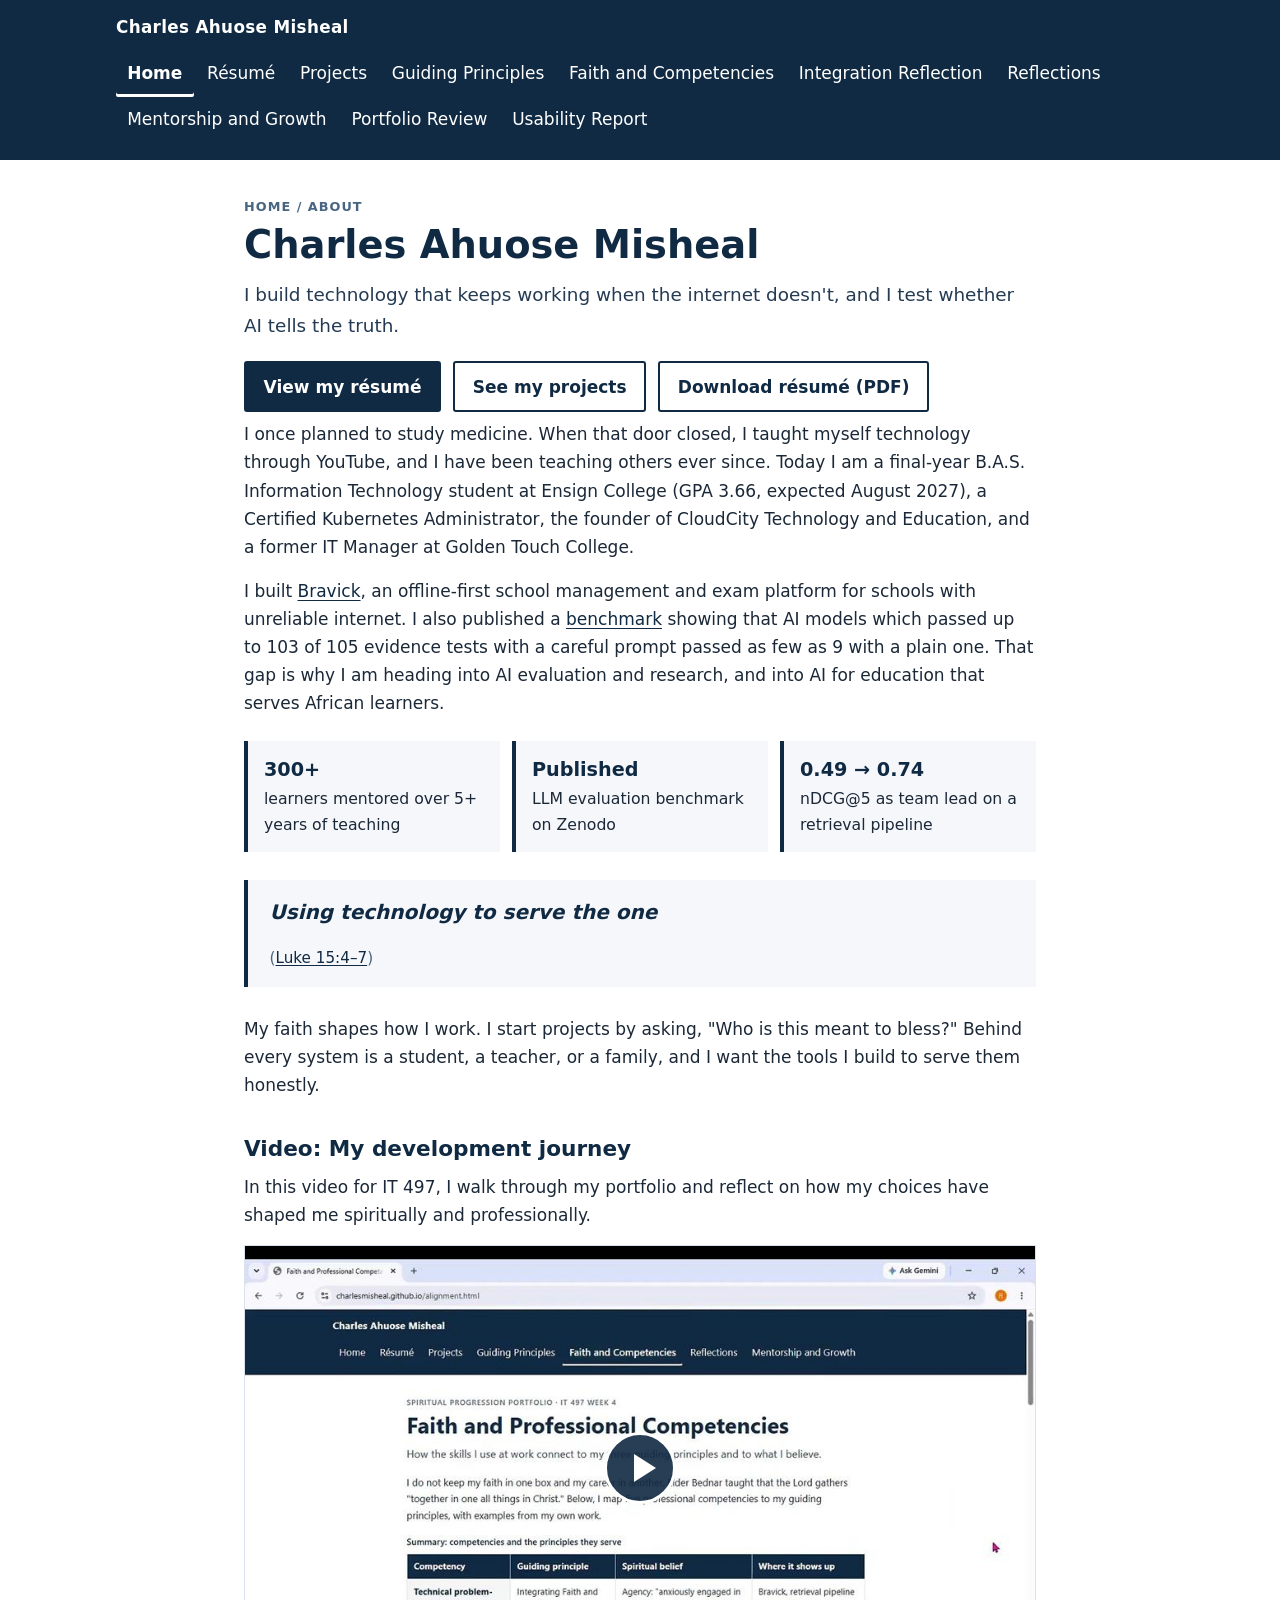
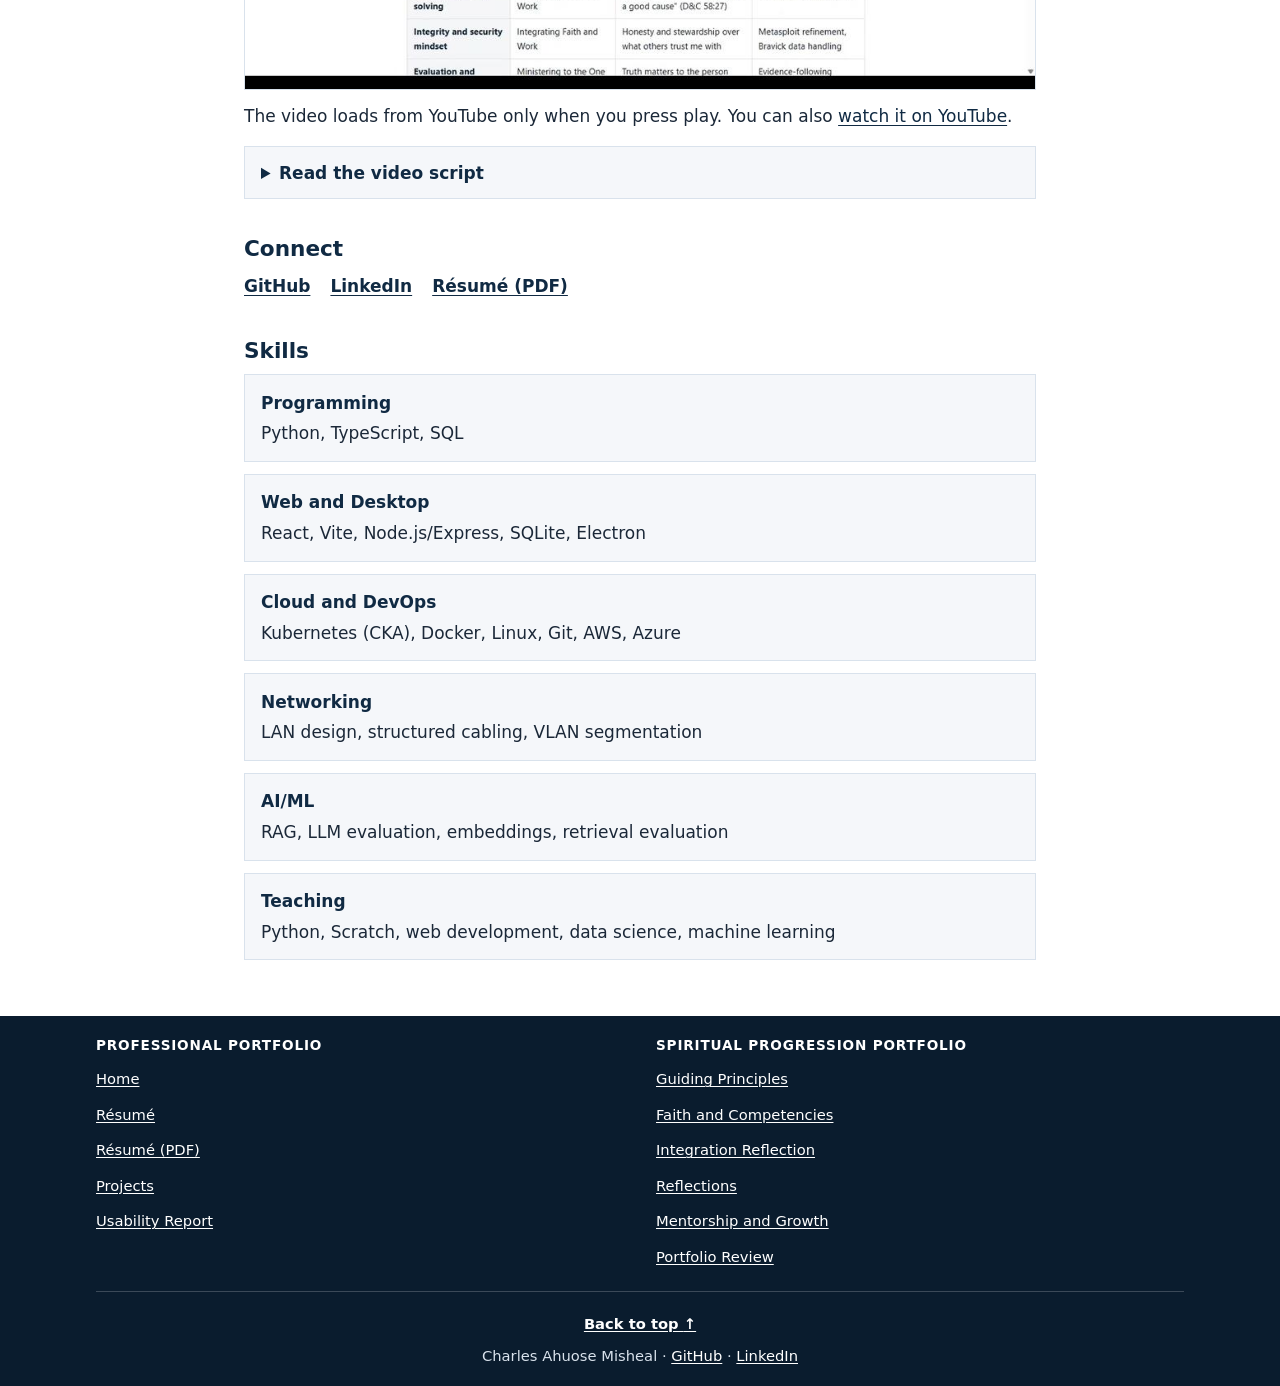
<file: index.html>
<!DOCTYPE html>
<html lang="en">
<head>
  <meta charset="utf-8">
  <meta name="viewport" content="width=device-width, initial-scale=1">
  <title>Home | Charles Ahuose Misheal</title>
  <meta name="description" content="Charles Ahuose Misheal: IT student at Ensign College, Certified Kubernetes Administrator, founder of CloudCity Technology and Education, and AI evaluation researcher. Using technology to serve the one.">
  <link rel="stylesheet" href="style.css">
  <link rel="icon" href="favicon.svg" type="image/svg+xml">
  <meta name="theme-color" content="#102a43">
  <meta property="og:type" content="website">
  <meta property="og:title" content="Home | Charles Ahuose Misheal">
  <meta property="og:description" content="Charles Ahuose Misheal: IT student at Ensign College, Certified Kubernetes Administrator, founder of CloudCity Technology and Education, and AI evaluation researcher. Using technology to serve the one.">
  <meta property="og:url" content="https://charlesmisheal.github.io/">
  <script>document.documentElement.classList.add('js');</script>
  <script src="site.js" defer></script>
</head>
<body id="top">
  <a class="skip-link" href="#main">Skip to main content</a>
  <header class="site-header">
    <div class="header-inner">
      <a class="site-logo" href="index.html">Charles Ahuose Misheal</a>
      <button class="nav-toggle" type="button" aria-expanded="false" aria-controls="primary-menu"><span class="nav-toggle-icon" aria-hidden="true"></span>Menu</button>
      <nav class="site-nav" aria-label="Primary">
        <ul id="primary-menu">
          <li><a href="index.html" aria-current="page">Home</a></li>
          <li><a href="resume.html">Résumé</a></li>
          <li><a href="projects.html">Projects</a></li>
          <li><a href="principles.html">Guiding Principles</a></li>
          <li><a href="alignment.html">Faith and Competencies</a></li>
          <li><a href="integration.html">Integration Reflection</a></li>
          <li><a href="reflections.html">Reflections</a></li>
          <li><a href="growth.html">Mentorship and Growth</a></li>
          <li><a href="review.html">Portfolio Review</a></li>
          <li><a href="usability.html">Usability Report</a></li>
        </ul>
      </nav>
    </div>
  </header>
  <main id="main">
    <p class="page-kicker">Home / About</p>
    <h1>Charles Ahuose Misheal</h1>
    <p class="lede role">I build technology that keeps working when the internet doesn't, and I test whether AI tells the truth.</p>
    <p class="cta-row">
      <a class="button" href="resume.html">View my résumé</a>
      <a class="button button-secondary" href="projects.html">See my projects</a>
      <a class="button button-secondary" href="resume.pdf">Download résumé (PDF)</a>
    </p>
    <p>I once planned to study medicine. When that door closed, I taught myself technology through YouTube, and I have been teaching others ever since. Today I am a final-year B.A.S. Information Technology student at Ensign College (GPA 3.66, expected August 2027), a Certified Kubernetes Administrator, the founder of CloudCity Technology and Education, and a former IT Manager at Golden Touch College.</p>
    <p>I built <a href="projects.html#bravick">Bravick</a>, an offline-first school management and exam platform for schools with unreliable internet. I also published a <a href="projects.html#evidence-following">benchmark</a> showing that AI models which passed up to 103 of 105 evidence tests with a careful prompt passed as few as 9 with a plain one. That gap is why I am heading into AI evaluation and research, and into AI for education that serves African learners.</p>
    <ul class="highlights" aria-label="Highlights">
      <li><strong>300+</strong> learners mentored over 5+ years of teaching</li>
      <li><strong>Published</strong> LLM evaluation benchmark on Zenodo</li>
      <li><strong>0.49 → 0.74</strong> nDCG@5 as team lead on a retrieval pipeline</li>
    </ul>
    <figure class="mission">
      <blockquote>
        <p>Using technology to serve the one</p>
      </blockquote>
      <figcaption><cite>(<a href="https://www.churchofjesuschrist.org/study/scriptures/nt/luke/15?lang=eng&amp;id=4-7#p4">Luke 15:4–7</a>)</cite></figcaption>
    </figure>
    <p>My faith shapes how I work. I start projects by asking, "Who is this meant to bless?" Behind every system is a student, a teacher, or a family, and I want the tools I build to serve them honestly.</p>
    <section aria-labelledby="video">
      <h2 id="video">Video: My development journey</h2>
      <p>In this video for IT 497, I walk through my portfolio and reflect on how my choices have shaped me spiritually and professionally.</p>
      <div class="video-frame">
        <a class="video-facade" href="https://youtu.be/nYJ3vHon4dA" data-embed="https://www.youtube-nocookie.com/embed/nYJ3vHon4dA?autoplay=1" data-title="Video: Charles Ahuose Misheal reflects on his development journey (IT 497)">
          <img src="images/video-thumbnail.jpg" width="960" height="540" loading="lazy" alt="Video preview showing my Faith and Professional Competencies page in a web browser">
          <span class="video-play" aria-hidden="true"></span>
          <span class="visually-hidden">Play video: My development journey</span>
        </a>
      </div>
      <p>The video loads from YouTube only when you press play. You can also <a href="https://youtu.be/nYJ3vHon4dA">watch it on YouTube</a>.</p>
      <details class="transcript">
        <summary>Read the video script</summary>
        <div>
          <p>Hi, I'm Charles Ahuose Misheal. This week I spent time reflecting on how my choices have shaped who I am, both spiritually and professionally. I want to walk you through my portfolio and share what I learned.</p>
          <p>My journey into technology did not start the way I planned. I wanted to study medicine. When that door closed, I had a choice. I could wait, or I could act. I started teaching myself technology through YouTube, one video at a time. Today I'm in my final year of Information Technology at Ensign College, I'm a Certified Kubernetes Administrator, and I've mentored more than 300 learners through CloudCity Technology and Education.</p>
          <p>For my reflection this week, I found a quiet place at home and pondered Doctrine and Covenants 58, verses 26 to 28. Verse 28 says, "the power is in them, wherein they are agents unto themselves." That verse helped me see my past differently. Teaching myself technology was not an accident. It was agency.</p>
          <p>Elder Wirthlin's talk, "Come What May, and Love It," taught me that how we react to adversity shapes our growth. And President Uchtdorf said belief "requires a little scientific curiosity." As someone who tests AI systems, I loved that. Faith and careful thinking can work together.</p>
          <p>I also added a new page called Faith and Professional Competencies. Here I connect five of my skills to my three guiding principles. Problem-solving and integrity connect to Integrating Faith and Work. AI evaluation and teaching connect to Ministering to the One. And collaboration connects to Consistency in Small and Simple Things. For example, as team lead in TRI AI Saturdays, I learned that a team grows through small, steady habits, like checking in and keeping everyone moving together.</p>
          <p>On my Projects page, each project now includes an ethics section. Bravick keeps school records on the school's own computer, so the school controls its data. My benchmark showed that AI models passed up to 103 of 105 cases with a careful prompt, but as few as 9 with a plain one. That connects to our class discussion about Google Gemini: good intentions still need testing before launch.</p>
          <p>My refined project is my IT 312 Metasploit report. The first version showed how to break into a vulnerable lab server, but not how to fix it. In Version 2, I added a plain-language summary for managers, rules of engagement, official risk ratings, a remediation plan, and redacted the password hashes. I asked one question: what would actually help a defender? Small habits, like redacting a hash even in a lab, build trust.</p>
          <p>Reflection has become a real growth tool for me. Each week I now ask three questions: What did I choose to do? What did I wait to be told? And who did my work bless?</p>
          <p>My faith and my work are not separate. They are woven together. Thank you for watching.</p>
        </div>
      </details>
    </section>
    <h2>Connect</h2>
    <ul class="links">
      <li><a href="https://github.com/CharlesMisheal">GitHub</a></li>
      <li><a href="https://linkedin.com/in/charlesmisheal">LinkedIn</a></li>
      <li><a href="resume.pdf">Résumé (PDF)</a></li>
    </ul>
    <h2>Skills</h2>
    <ul class="skill-list">
      <li><strong>Programming</strong> Python, TypeScript, SQL</li>
      <li><strong>Web and Desktop</strong> React, Vite, Node.js/Express, SQLite, Electron</li>
      <li><strong>Cloud and DevOps</strong> Kubernetes (CKA), Docker, Linux, Git, AWS, Azure</li>
      <li><strong>Networking</strong> LAN design, structured cabling, VLAN segmentation</li>
      <li><strong>AI/ML</strong> RAG, LLM evaluation, embeddings, retrieval evaluation</li>
      <li><strong>Teaching</strong> Python, Scratch, web development, data science, machine learning</li>
    </ul>
  </main>
  <footer class="site-footer">
    <nav class="footer-nav" aria-label="Footer">
      <div>
        <p class="footer-heading">Professional Portfolio</p>
        <ul>
          <li><a href="index.html">Home</a></li>
          <li><a href="resume.html">Résumé</a></li>
          <li><a href="resume.pdf">Résumé (PDF)</a></li>
          <li><a href="projects.html">Projects</a></li>
          <li><a href="usability.html">Usability Report</a></li>
        </ul>
      </div>
      <div>
        <p class="footer-heading">Spiritual Progression Portfolio</p>
        <ul>
          <li><a href="principles.html">Guiding Principles</a></li>
          <li><a href="alignment.html">Faith and Competencies</a></li>
          <li><a href="integration.html">Integration Reflection</a></li>
          <li><a href="reflections.html">Reflections</a></li>
          <li><a href="growth.html">Mentorship and Growth</a></li>
          <li><a href="review.html">Portfolio Review</a></li>
        </ul>
      </div>
    </nav>
    <p class="footer-row"><a class="back-to-top" href="#top">Back to top <span aria-hidden="true">↑</span></a></p>
    <p>Charles Ahuose Misheal · <a href="https://github.com/CharlesMisheal">GitHub</a> · <a href="https://linkedin.com/in/charlesmisheal">LinkedIn</a></p>
  </footer>
</body>
</html>
</file>
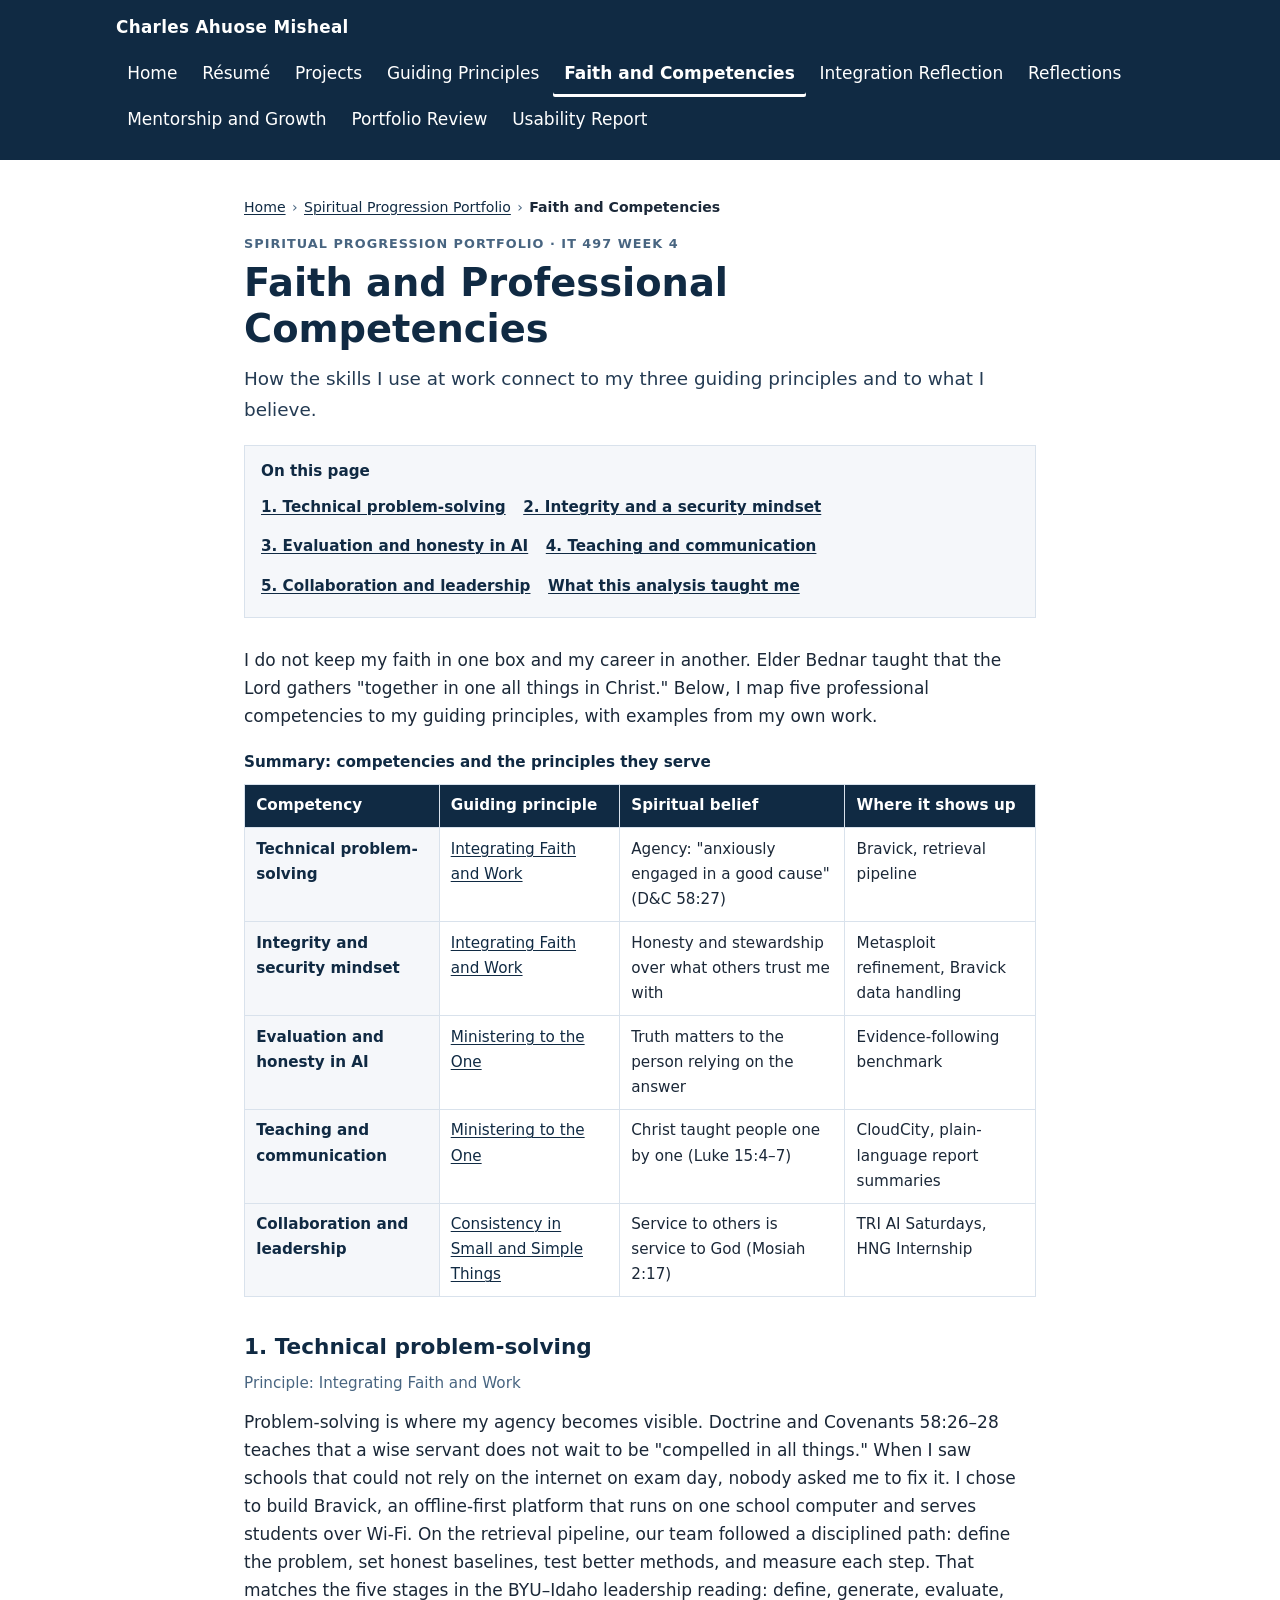
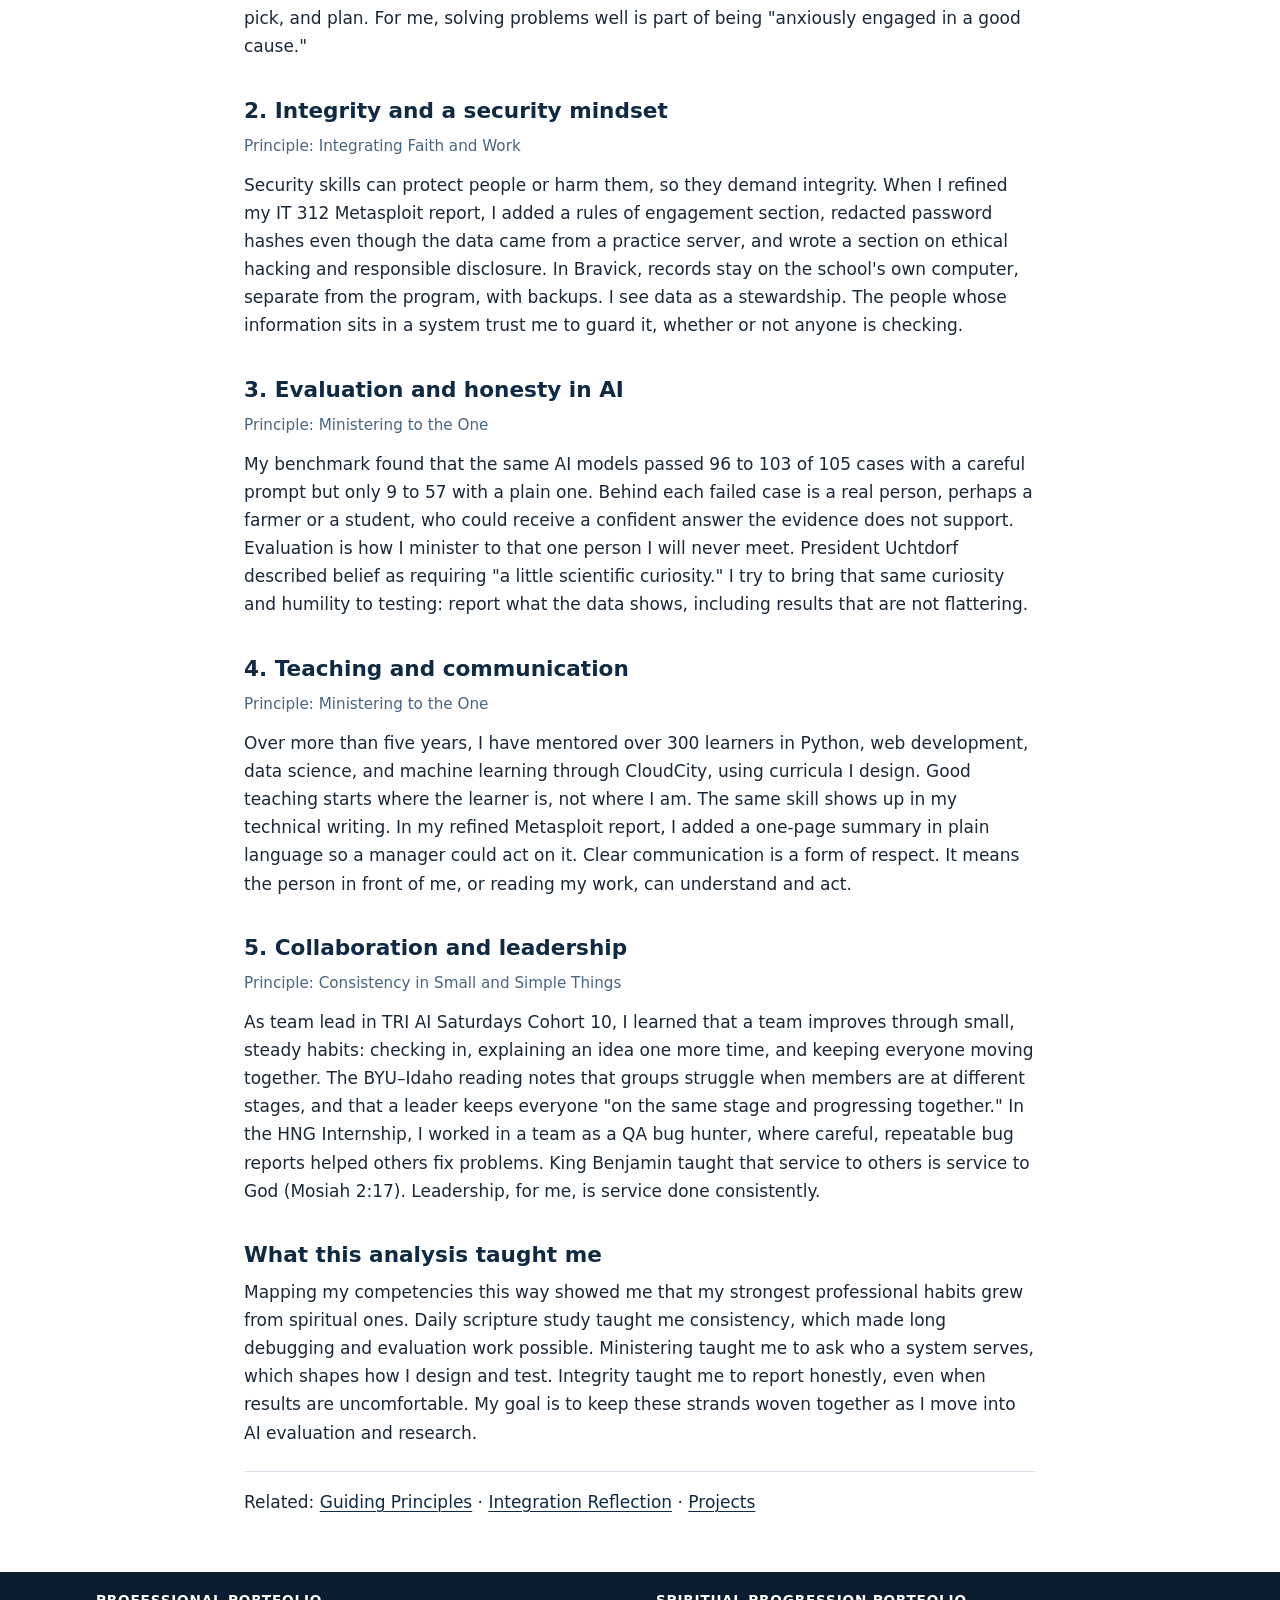
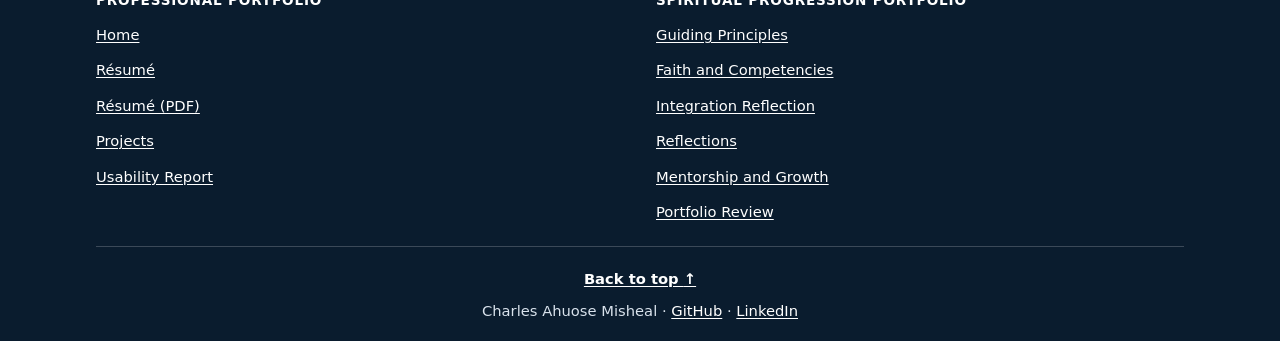
<file: alignment.html>
<!DOCTYPE html>
<html lang="en">
<head>
  <meta charset="utf-8">
  <meta name="viewport" content="width=device-width, initial-scale=1">
  <title>Faith and Professional Competencies | Charles Ahuose Misheal</title>
  <meta name="description" content="How the professional competencies of Charles Ahuose Misheal align with his guiding principles and spiritual beliefs.">
  <link rel="stylesheet" href="style.css">
  <link rel="icon" href="favicon.svg" type="image/svg+xml">
  <meta name="theme-color" content="#102a43">
  <meta property="og:type" content="website">
  <meta property="og:title" content="Faith and Professional Competencies | Charles Ahuose Misheal">
  <meta property="og:description" content="How the professional competencies of Charles Ahuose Misheal align with his guiding principles and spiritual beliefs.">
  <meta property="og:url" content="https://charlesmisheal.github.io/alignment.html">
  <script>document.documentElement.classList.add('js');</script>
  <script src="site.js" defer></script>
</head>
<body id="top">
  <a class="skip-link" href="#main">Skip to main content</a>
  <header class="site-header">
    <div class="header-inner">
      <a class="site-logo" href="index.html">Charles Ahuose Misheal</a>
      <button class="nav-toggle" type="button" aria-expanded="false" aria-controls="primary-menu"><span class="nav-toggle-icon" aria-hidden="true"></span>Menu</button>
      <nav class="site-nav" aria-label="Primary">
        <ul id="primary-menu">
          <li><a href="index.html">Home</a></li>
          <li><a href="resume.html">Résumé</a></li>
          <li><a href="projects.html">Projects</a></li>
          <li><a href="principles.html">Guiding Principles</a></li>
          <li><a href="alignment.html" aria-current="page">Faith and Competencies</a></li>
          <li><a href="integration.html">Integration Reflection</a></li>
          <li><a href="reflections.html">Reflections</a></li>
          <li><a href="growth.html">Mentorship and Growth</a></li>
          <li><a href="review.html">Portfolio Review</a></li>
          <li><a href="usability.html">Usability Report</a></li>
        </ul>
      </nav>
    </div>
  </header>
  <main id="main">
    <nav class="breadcrumb" aria-label="Breadcrumb">
      <ol><li><a href="index.html">Home</a></li><li><a href="reflections.html#overview">Spiritual Progression Portfolio</a></li><li><span aria-current="page">Faith and Competencies</span></li></ol>
    </nav>
    <p class="page-kicker">Spiritual Progression Portfolio · IT 497 Week 4</p>
    <h1>Faith and Professional Competencies</h1>
    <p class="lede">How the skills I use at work connect to my three guiding principles and to what I believe.</p>
    <nav class="page-toc" aria-label="On this page">
      <p class="toc-title">On this page</p>
      <ul>
        <li><a href="#c1">1. Technical problem-solving</a></li>
        <li><a href="#c2">2. Integrity and a security mindset</a></li>
        <li><a href="#c3">3. Evaluation and honesty in AI</a></li>
        <li><a href="#c4">4. Teaching and communication</a></li>
        <li><a href="#c5">5. Collaboration and leadership</a></li>
        <li><a href="#insight">What this analysis taught me</a></li>
      </ul>
    </nav>
    <p>I do not keep my faith in one box and my career in another. Elder Bednar taught that the Lord gathers "together in one all things in Christ." Below, I map five professional competencies to my guiding principles, with examples from my own work.</p>

    <section class="table-wrap" tabindex="0" aria-label="Summary: competencies and the principles they serve">
    <table class="align-table">
      <caption>Summary: competencies and the principles they serve</caption>
      <thead><tr><th scope="col">Competency</th><th scope="col">Guiding principle</th><th scope="col">Spiritual belief</th><th scope="col">Where it shows up</th></tr></thead>
      <tbody>
        <tr><th scope="row">Technical problem-solving</th><td><a href="principles.html#principle-1">Integrating Faith and Work</a></td><td>Agency: "anxiously engaged in a good cause" (D&amp;C 58:27)</td><td>Bravick, retrieval pipeline</td></tr>
        <tr><th scope="row">Integrity and security mindset</th><td><a href="principles.html#principle-1">Integrating Faith and Work</a></td><td>Honesty and stewardship over what others trust me with</td><td>Metasploit refinement, Bravick data handling</td></tr>
        <tr><th scope="row">Evaluation and honesty in AI</th><td><a href="principles.html#principle-2">Ministering to the One</a></td><td>Truth matters to the person relying on the answer</td><td>Evidence-following benchmark</td></tr>
        <tr><th scope="row">Teaching and communication</th><td><a href="principles.html#principle-2">Ministering to the One</a></td><td>Christ taught people one by one (Luke 15:4–7)</td><td>CloudCity, plain-language report summaries</td></tr>
        <tr><th scope="row">Collaboration and leadership</th><td><a href="principles.html#principle-3">Consistency in Small and Simple Things</a></td><td>Service to others is service to God (Mosiah 2:17)</td><td>TRI AI Saturdays, HNG Internship</td></tr>
      </tbody>
    </table>
    </section>

    <section aria-labelledby="c1">
      <h2 id="c1">1. Technical problem-solving</h2>
      <p class="meta">Principle: Integrating Faith and Work</p>
      <p>Problem-solving is where my agency becomes visible. Doctrine and Covenants 58:26–28 teaches that a wise servant does not wait to be "compelled in all things." When I saw schools that could not rely on the internet on exam day, nobody asked me to fix it. I chose to build Bravick, an offline-first platform that runs on one school computer and serves students over Wi‑Fi. On the retrieval pipeline, our team followed a disciplined path: define the problem, set honest baselines, test better methods, and measure each step. That matches the five stages in the BYU–Idaho leadership reading: define, generate, evaluate, pick, and plan. For me, solving problems well is part of being "anxiously engaged in a good cause."</p>
    </section>

    <section aria-labelledby="c2">
      <h2 id="c2">2. Integrity and a security mindset</h2>
      <p class="meta">Principle: Integrating Faith and Work</p>
      <p>Security skills can protect people or harm them, so they demand integrity. When I refined my IT 312 Metasploit report, I added a rules of engagement section, redacted password hashes even though the data came from a practice server, and wrote a section on ethical hacking and responsible disclosure. In Bravick, records stay on the school's own computer, separate from the program, with backups. I see data as a stewardship. The people whose information sits in a system trust me to guard it, whether or not anyone is checking.</p>
    </section>

    <section aria-labelledby="c3">
      <h2 id="c3">3. Evaluation and honesty in AI</h2>
      <p class="meta">Principle: Ministering to the One</p>
      <p>My benchmark found that the same AI models passed 96 to 103 of 105 cases with a careful prompt but only 9 to 57 with a plain one. Behind each failed case is a real person, perhaps a farmer or a student, who could receive a confident answer the evidence does not support. Evaluation is how I minister to that one person I will never meet. President Uchtdorf described belief as requiring "a little scientific curiosity." I try to bring that same curiosity and humility to testing: report what the data shows, including results that are not flattering.</p>
    </section>

    <section aria-labelledby="c4">
      <h2 id="c4">4. Teaching and communication</h2>
      <p class="meta">Principle: Ministering to the One</p>
      <p>Over more than five years, I have mentored over 300 learners in Python, web development, data science, and machine learning through CloudCity, using curricula I design. Good teaching starts where the learner is, not where I am. The same skill shows up in my technical writing. In my refined Metasploit report, I added a one-page summary in plain language so a manager could act on it. Clear communication is a form of respect. It means the person in front of me, or reading my work, can understand and act.</p>
    </section>

    <section aria-labelledby="c5">
      <h2 id="c5">5. Collaboration and leadership</h2>
      <p class="meta">Principle: Consistency in Small and Simple Things</p>
      <p>As team lead in TRI AI Saturdays Cohort 10, I learned that a team improves through small, steady habits: checking in, explaining an idea one more time, and keeping everyone moving together. The BYU–Idaho reading notes that groups struggle when members are at different stages, and that a leader keeps everyone "on the same stage and progressing together." In the HNG Internship, I worked in a team as a QA bug hunter, where careful, repeatable bug reports helped others fix problems. King Benjamin taught that service to others is service to God (Mosiah 2:17). Leadership, for me, is service done consistently.</p>
    </section>

    <section aria-labelledby="insight">
      <h2 id="insight">What this analysis taught me</h2>
      <p>Mapping my competencies this way showed me that my strongest professional habits grew from spiritual ones. Daily scripture study taught me consistency, which made long debugging and evaluation work possible. Ministering taught me to ask who a system serves, which shapes how I design and test. Integrity taught me to report honestly, even when results are uncomfortable. My goal is to keep these strands woven together as I move into AI evaluation and research.</p>
    </section>
    <p class="page-links">Related: <a href="principles.html">Guiding Principles</a> · <a href="integration.html">Integration Reflection</a> · <a href="projects.html">Projects</a></p>
  </main>
  <footer class="site-footer">
    <nav class="footer-nav" aria-label="Footer">
      <div>
        <p class="footer-heading">Professional Portfolio</p>
        <ul>
          <li><a href="index.html">Home</a></li>
          <li><a href="resume.html">Résumé</a></li>
          <li><a href="resume.pdf">Résumé (PDF)</a></li>
          <li><a href="projects.html">Projects</a></li>
          <li><a href="usability.html">Usability Report</a></li>
        </ul>
      </div>
      <div>
        <p class="footer-heading">Spiritual Progression Portfolio</p>
        <ul>
          <li><a href="principles.html">Guiding Principles</a></li>
          <li><a href="alignment.html">Faith and Competencies</a></li>
          <li><a href="integration.html">Integration Reflection</a></li>
          <li><a href="reflections.html">Reflections</a></li>
          <li><a href="growth.html">Mentorship and Growth</a></li>
          <li><a href="review.html">Portfolio Review</a></li>
        </ul>
      </div>
    </nav>
    <p class="footer-row"><a class="back-to-top" href="#top">Back to top <span aria-hidden="true">↑</span></a></p>
    <p>Charles Ahuose Misheal · <a href="https://github.com/CharlesMisheal">GitHub</a> · <a href="https://linkedin.com/in/charlesmisheal">LinkedIn</a></p>
  </footer>
</body>
</html>
</file>
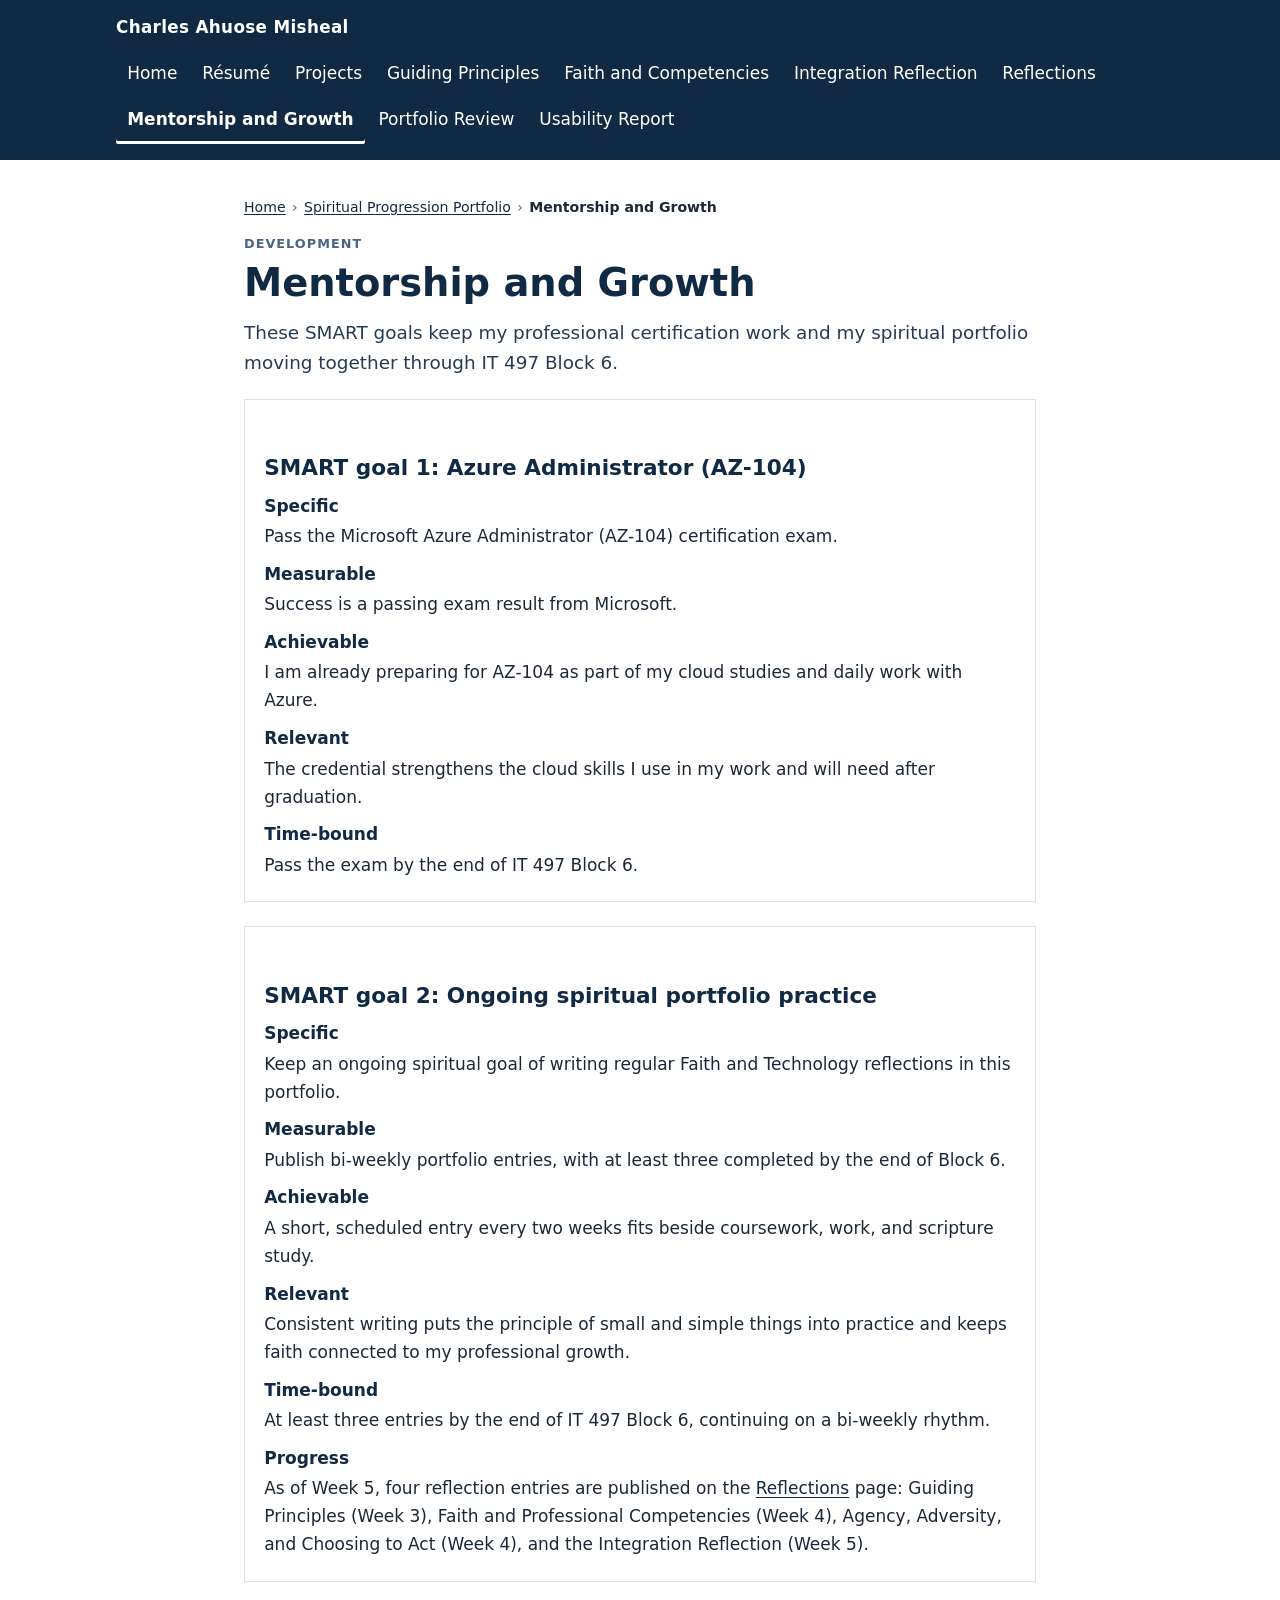
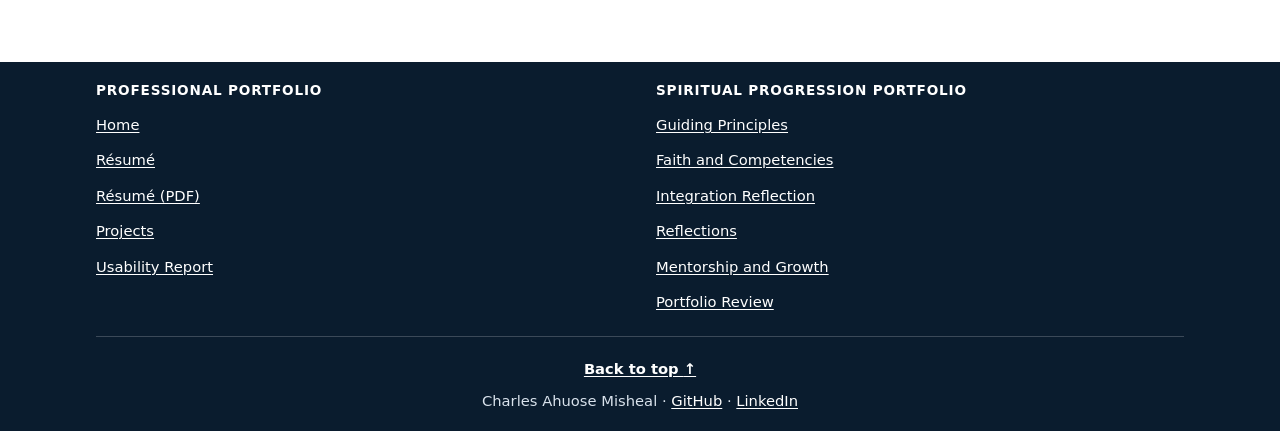
<file: growth.html>
<!DOCTYPE html>
<html lang="en">
<head>
  <meta charset="utf-8">
  <meta name="viewport" content="width=device-width, initial-scale=1">
  <title>Mentorship and Growth | Charles Ahuose Misheal</title>
  <meta name="description" content="SMART goals for certification and spiritual portfolio work by Charles Ahuose Misheal.">
  <link rel="stylesheet" href="style.css">
  <link rel="icon" href="favicon.svg" type="image/svg+xml">
  <meta name="theme-color" content="#102a43">
  <meta property="og:type" content="website">
  <meta property="og:title" content="Mentorship and Growth | Charles Ahuose Misheal">
  <meta property="og:description" content="SMART goals for certification and spiritual portfolio work by Charles Ahuose Misheal.">
  <meta property="og:url" content="https://charlesmisheal.github.io/growth.html">
  <script>document.documentElement.classList.add('js');</script>
  <script src="site.js" defer></script>
</head>
<body id="top">
  <a class="skip-link" href="#main">Skip to main content</a>
  <header class="site-header">
    <div class="header-inner">
      <a class="site-logo" href="index.html">Charles Ahuose Misheal</a>
      <button class="nav-toggle" type="button" aria-expanded="false" aria-controls="primary-menu"><span class="nav-toggle-icon" aria-hidden="true"></span>Menu</button>
      <nav class="site-nav" aria-label="Primary">
        <ul id="primary-menu">
          <li><a href="index.html">Home</a></li>
          <li><a href="resume.html">Résumé</a></li>
          <li><a href="projects.html">Projects</a></li>
          <li><a href="principles.html">Guiding Principles</a></li>
          <li><a href="alignment.html">Faith and Competencies</a></li>
          <li><a href="integration.html">Integration Reflection</a></li>
          <li><a href="reflections.html">Reflections</a></li>
          <li><a href="growth.html" aria-current="page">Mentorship and Growth</a></li>
          <li><a href="review.html">Portfolio Review</a></li>
          <li><a href="usability.html">Usability Report</a></li>
        </ul>
      </nav>
    </div>
  </header>
  <main id="main">
    <nav class="breadcrumb" aria-label="Breadcrumb">
      <ol><li><a href="index.html">Home</a></li><li><a href="reflections.html#overview">Spiritual Progression Portfolio</a></li><li><span aria-current="page">Mentorship and Growth</span></li></ol>
    </nav>
    <p class="page-kicker">Development</p>
    <h1>Mentorship and Growth</h1>
    <p class="lede">These SMART goals keep my professional certification work and my spiritual portfolio moving together through IT 497 Block 6.</p>

    <article class="goal">
      <h2>SMART goal 1: Azure Administrator (AZ-104)</h2>
      <dl>
        <dt>Specific</dt>
        <dd>Pass the Microsoft Azure Administrator (AZ-104) certification exam.</dd>
        <dt>Measurable</dt>
        <dd>Success is a passing exam result from Microsoft.</dd>
        <dt>Achievable</dt>
        <dd>I am already preparing for AZ-104 as part of my cloud studies and daily work with Azure.</dd>
        <dt>Relevant</dt>
        <dd>The credential strengthens the cloud skills I use in my work and will need after graduation.</dd>
        <dt>Time-bound</dt>
        <dd>Pass the exam by the end of IT 497 Block 6.</dd>
      </dl>
    </article>

    <article class="goal">
      <h2>SMART goal 2: Ongoing spiritual portfolio practice</h2>
      <dl>
        <dt>Specific</dt>
        <dd>Keep an ongoing spiritual goal of writing regular Faith and Technology reflections in this portfolio.</dd>
        <dt>Measurable</dt>
        <dd>Publish bi-weekly portfolio entries, with at least three completed by the end of Block 6.</dd>
        <dt>Achievable</dt>
        <dd>A short, scheduled entry every two weeks fits beside coursework, work, and scripture study.</dd>
        <dt>Relevant</dt>
        <dd>Consistent writing puts the principle of small and simple things into practice and keeps faith connected to my professional growth.</dd>
        <dt>Time-bound</dt>
        <dd>At least three entries by the end of IT 497 Block 6, continuing on a bi-weekly rhythm.</dd>
        <dt>Progress</dt>
        <dd>As of Week 5, four reflection entries are published on the <a href="reflections.html">Reflections</a> page: Guiding Principles (Week 3), Faith and Professional Competencies (Week 4), Agency, Adversity, and Choosing to Act (Week 4), and the Integration Reflection (Week 5).</dd>
      </dl>
    </article>
  </main>
  <footer class="site-footer">
    <nav class="footer-nav" aria-label="Footer">
      <div>
        <p class="footer-heading">Professional Portfolio</p>
        <ul>
          <li><a href="index.html">Home</a></li>
          <li><a href="resume.html">Résumé</a></li>
          <li><a href="resume.pdf">Résumé (PDF)</a></li>
          <li><a href="projects.html">Projects</a></li>
          <li><a href="usability.html">Usability Report</a></li>
        </ul>
      </div>
      <div>
        <p class="footer-heading">Spiritual Progression Portfolio</p>
        <ul>
          <li><a href="principles.html">Guiding Principles</a></li>
          <li><a href="alignment.html">Faith and Competencies</a></li>
          <li><a href="integration.html">Integration Reflection</a></li>
          <li><a href="reflections.html">Reflections</a></li>
          <li><a href="growth.html">Mentorship and Growth</a></li>
          <li><a href="review.html">Portfolio Review</a></li>
        </ul>
      </div>
    </nav>
    <p class="footer-row"><a class="back-to-top" href="#top">Back to top <span aria-hidden="true">↑</span></a></p>
    <p>Charles Ahuose Misheal · <a href="https://github.com/CharlesMisheal">GitHub</a> · <a href="https://linkedin.com/in/charlesmisheal">LinkedIn</a></p>
  </footer>
</body>
</html>
</file>
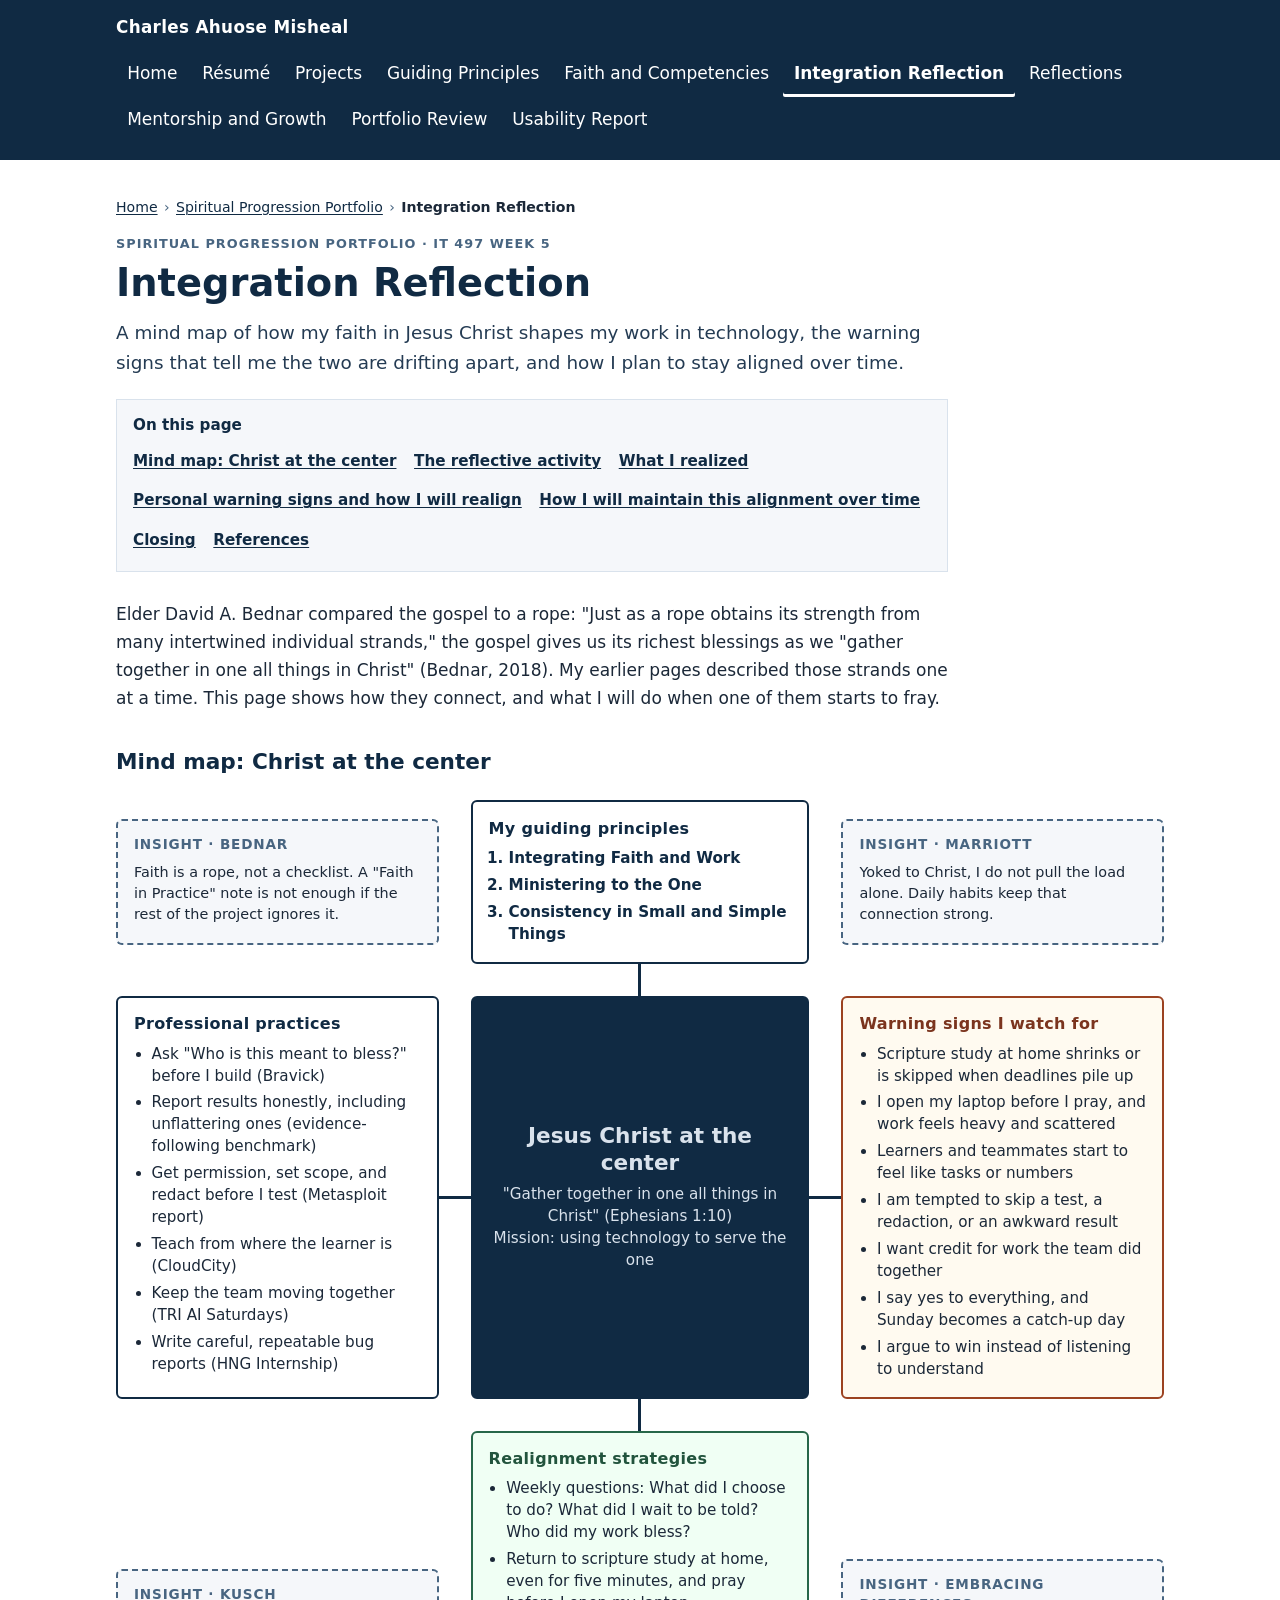
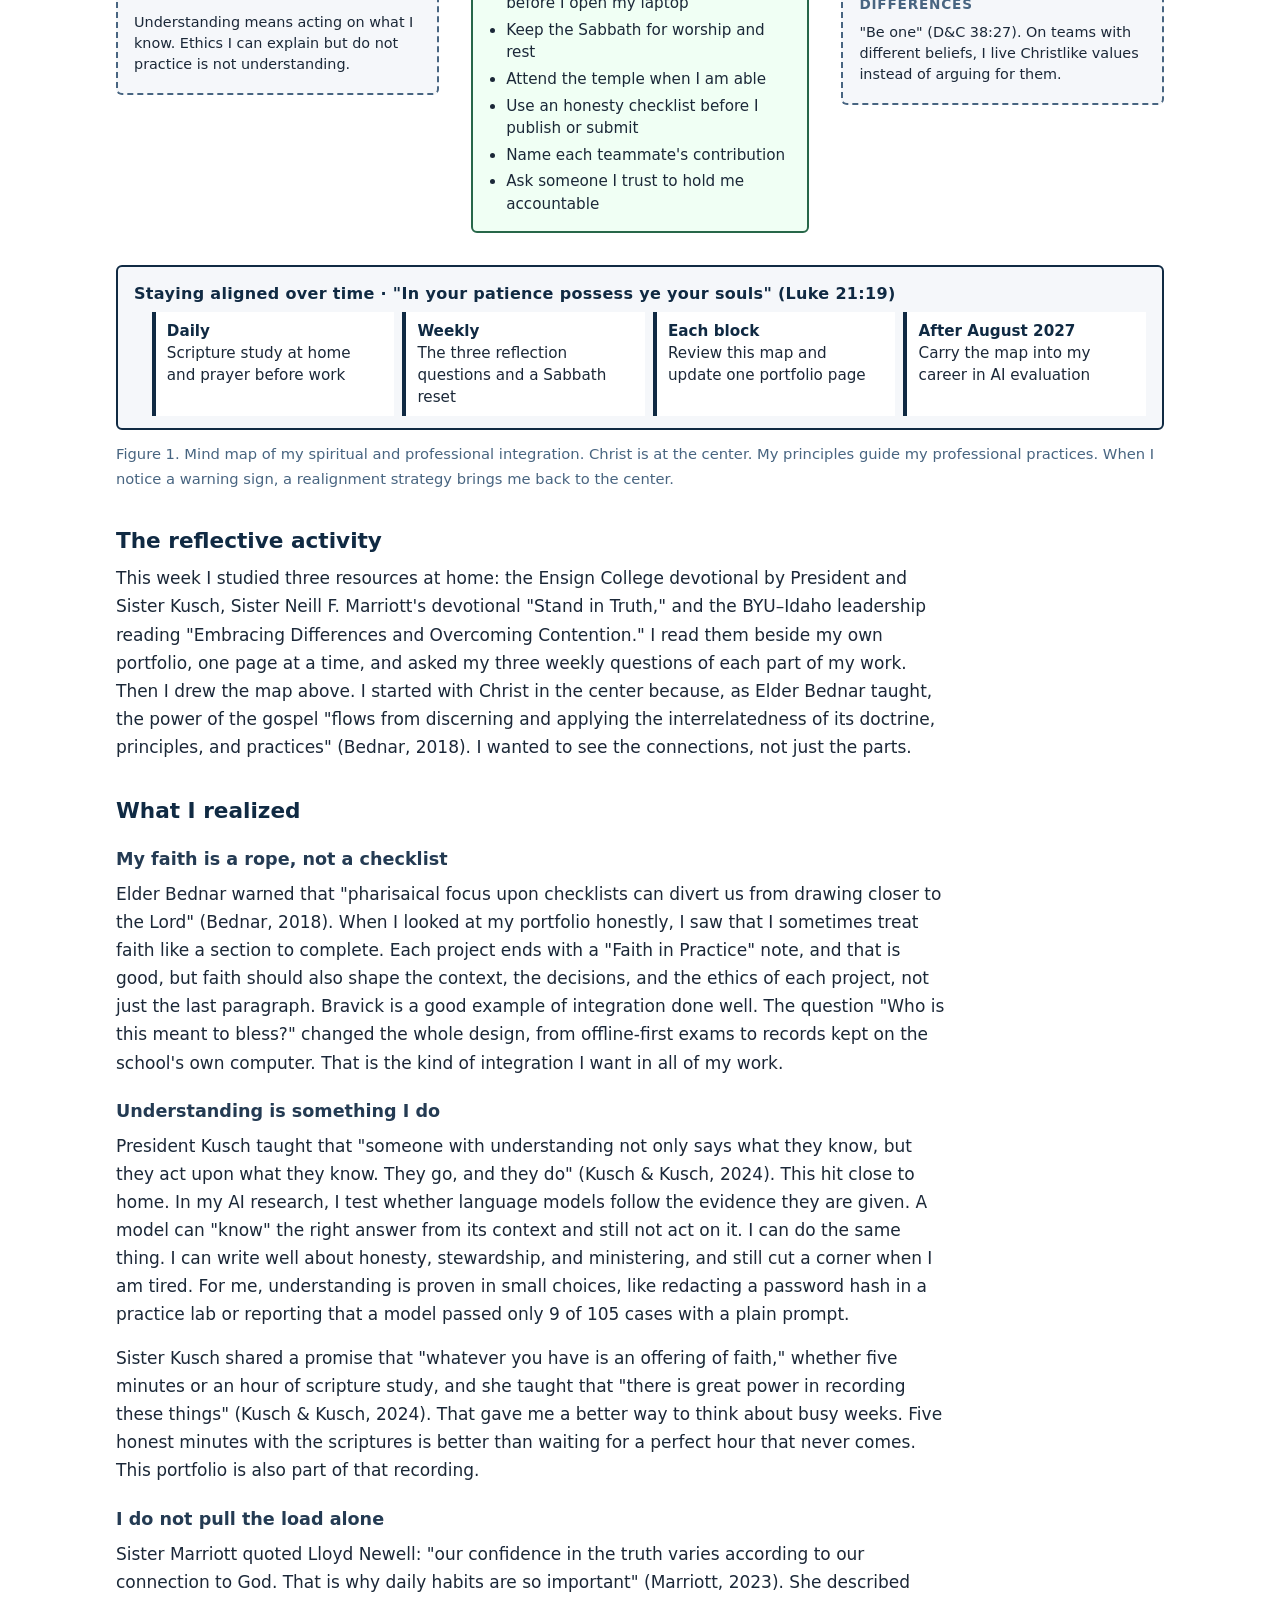
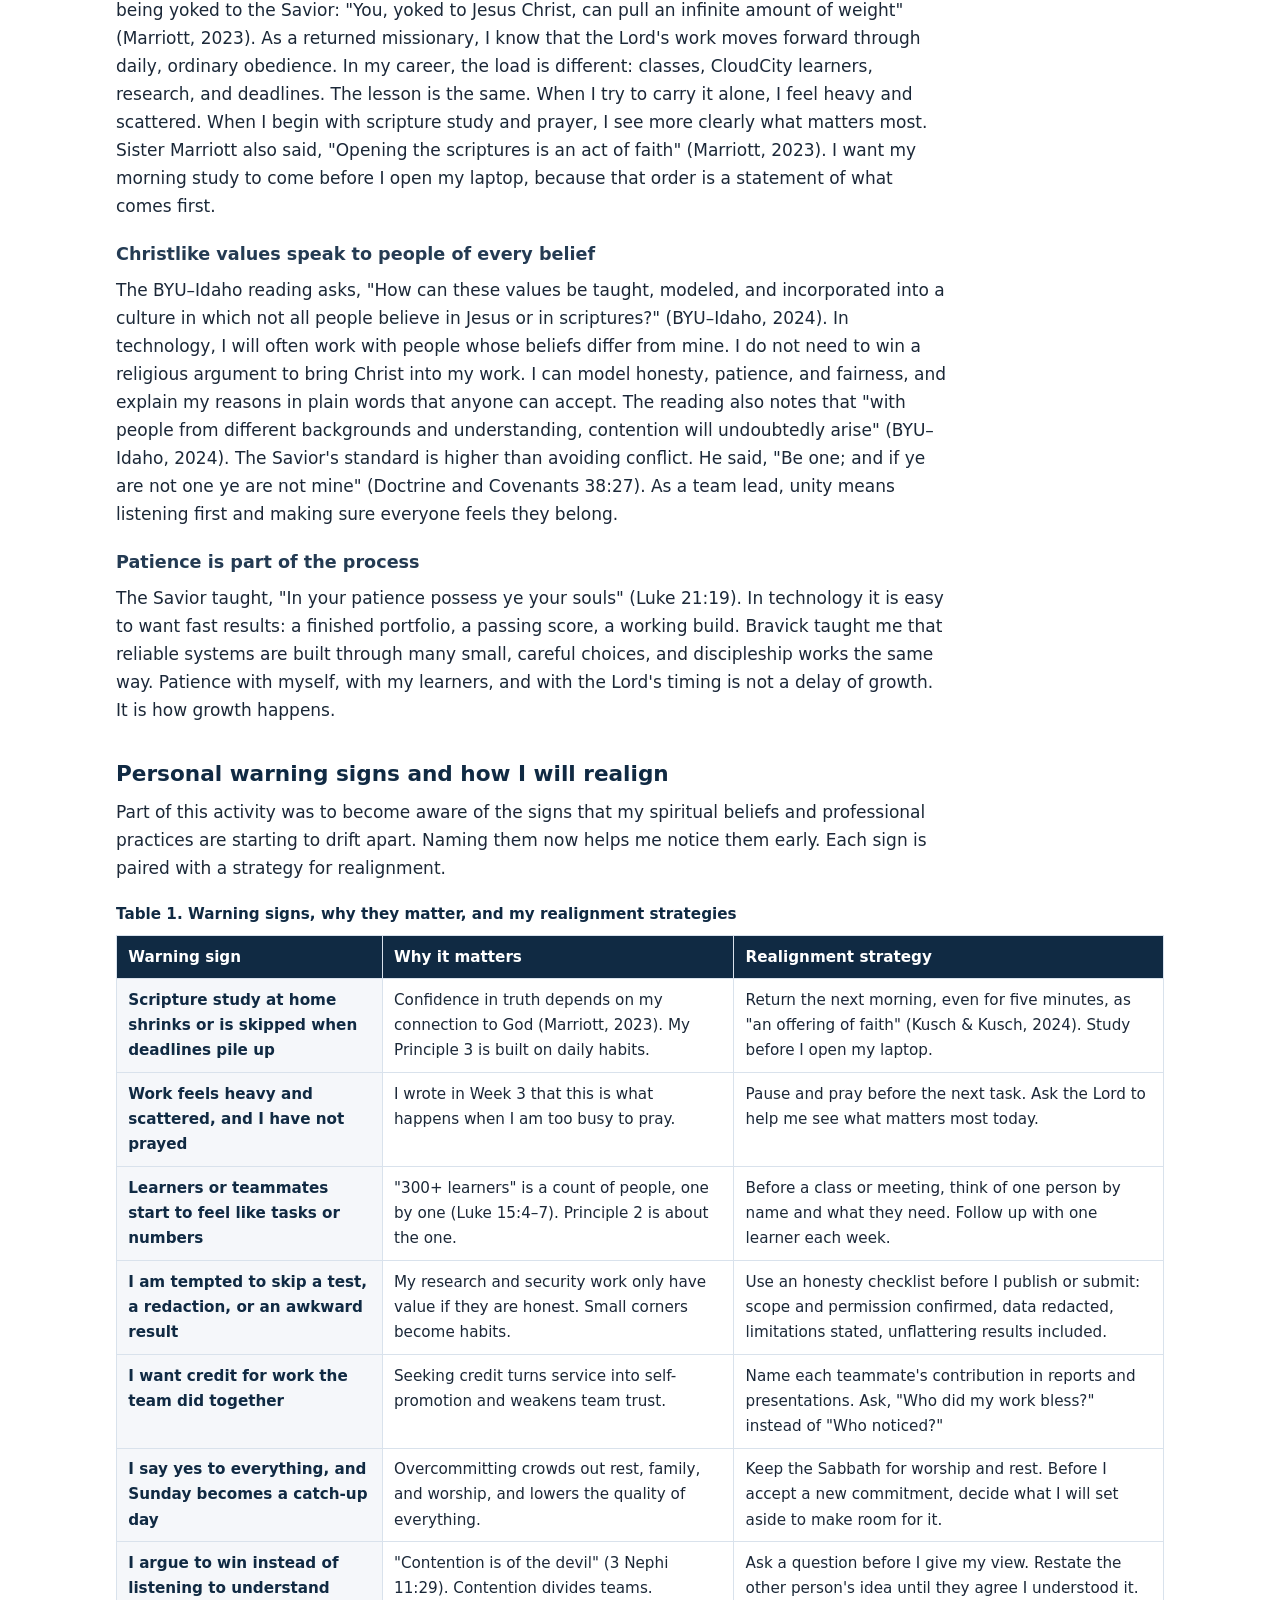
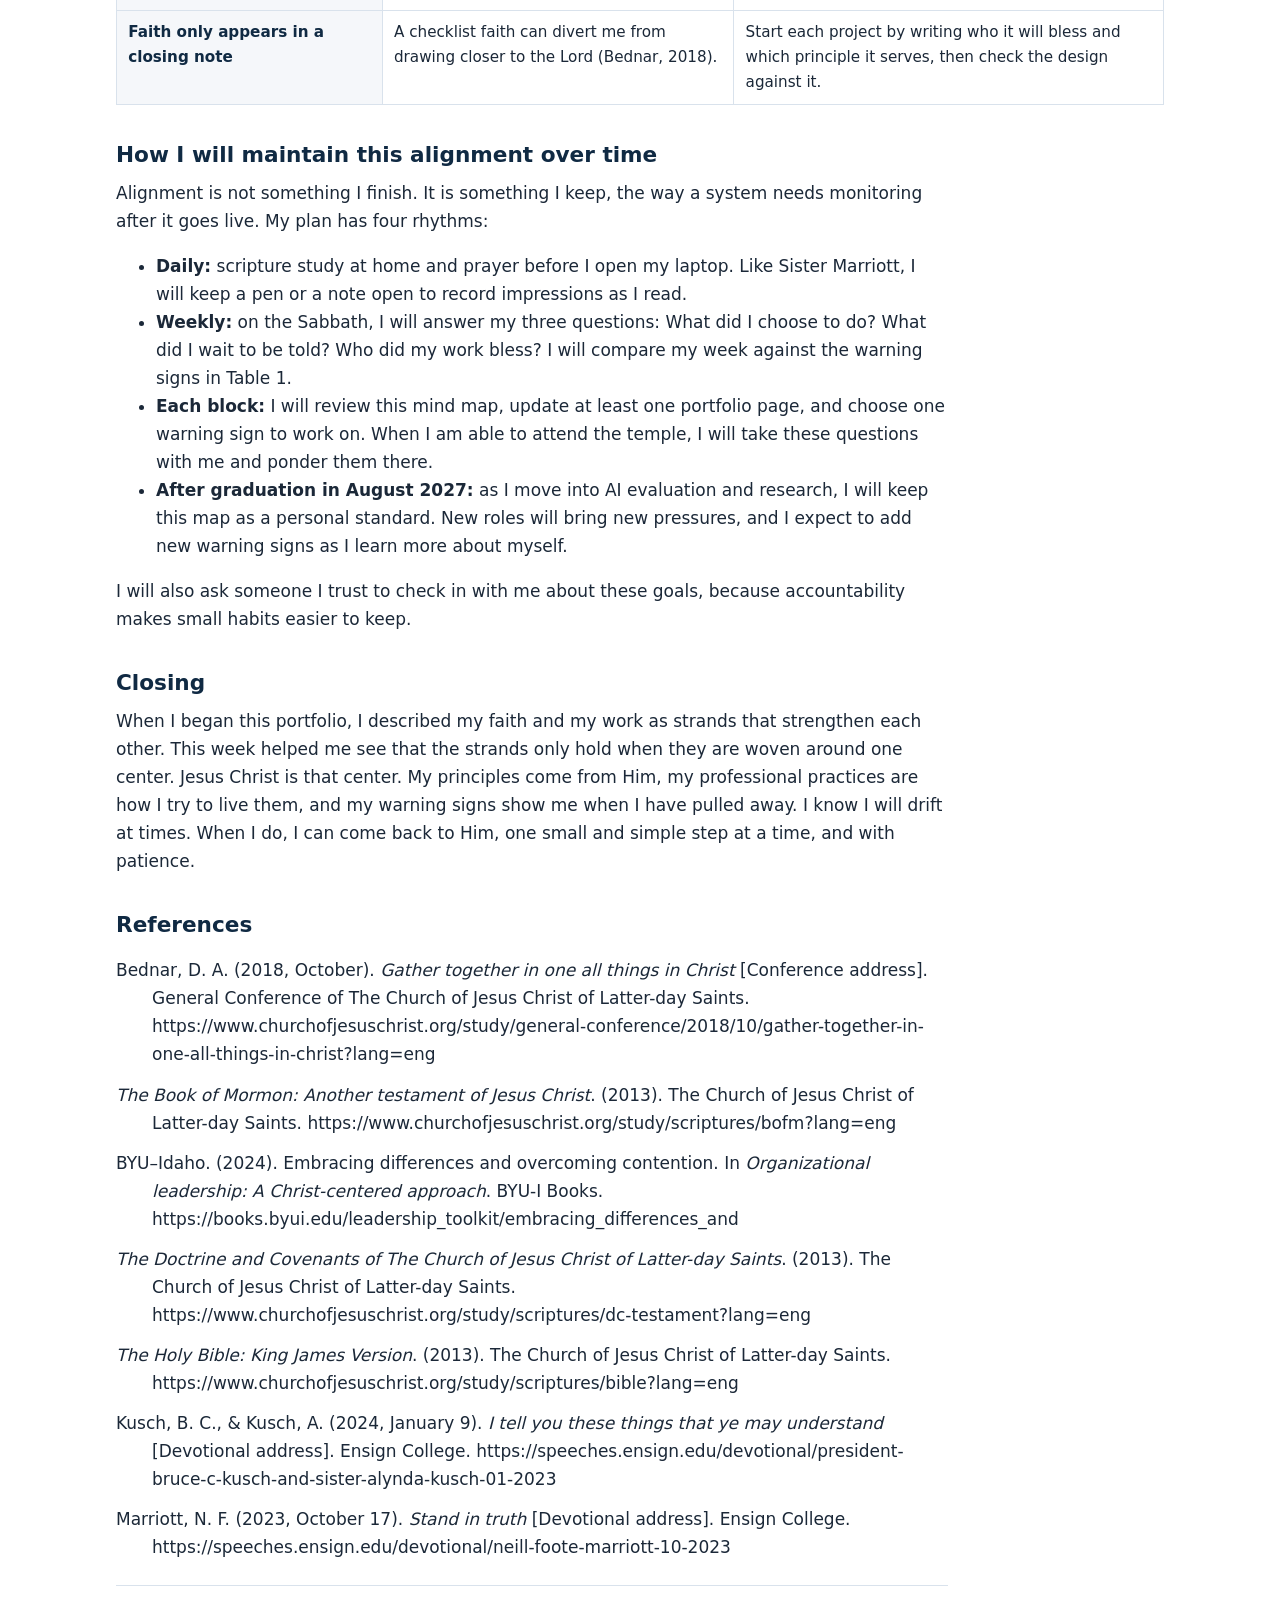
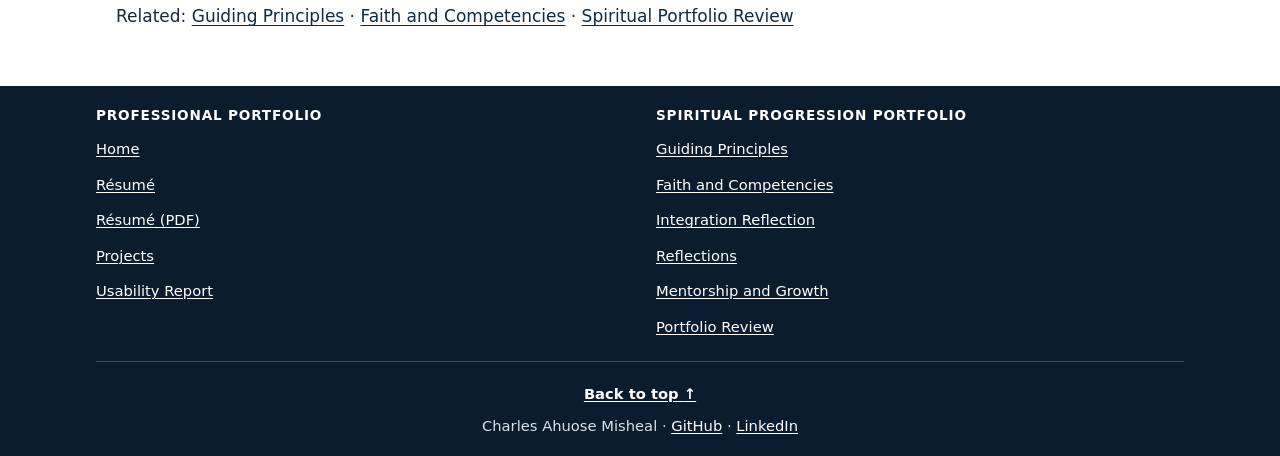
<file: integration.html>
<!DOCTYPE html>
<html lang="en">
<head>
  <meta charset="utf-8">
  <meta name="viewport" content="width=device-width, initial-scale=1">
  <title>Integration Reflection | Charles Ahuose Misheal</title>
  <meta name="description" content="A mind map and reflection by Charles Ahuose Misheal on integrating faith in Jesus Christ with professional work in technology, including warning signs and strategies for staying aligned. IT 497 Week 5.">
  <link rel="stylesheet" href="style.css">
  <link rel="icon" href="favicon.svg" type="image/svg+xml">
  <meta name="theme-color" content="#102a43">
  <meta property="og:type" content="website">
  <meta property="og:title" content="Integration Reflection | Charles Ahuose Misheal">
  <meta property="og:description" content="A mind map and reflection by Charles Ahuose Misheal on integrating faith in Jesus Christ with professional work in technology, including warning signs and strategies for staying aligned. IT 497 Week 5.">
  <meta property="og:url" content="https://charlesmisheal.github.io/integration.html">
  <script>document.documentElement.classList.add('js');</script>
  <script src="site.js" defer></script>
</head>
<body id="top">
  <a class="skip-link" href="#main">Skip to main content</a>
  <header class="site-header">
    <div class="header-inner">
      <a class="site-logo" href="index.html">Charles Ahuose Misheal</a>
      <button class="nav-toggle" type="button" aria-expanded="false" aria-controls="primary-menu"><span class="nav-toggle-icon" aria-hidden="true"></span>Menu</button>
      <nav class="site-nav" aria-label="Primary">
        <ul id="primary-menu">
          <li><a href="index.html">Home</a></li>
          <li><a href="resume.html">Résumé</a></li>
          <li><a href="projects.html">Projects</a></li>
          <li><a href="principles.html">Guiding Principles</a></li>
          <li><a href="alignment.html">Faith and Competencies</a></li>
          <li><a href="integration.html" aria-current="page">Integration Reflection</a></li>
          <li><a href="reflections.html">Reflections</a></li>
          <li><a href="growth.html">Mentorship and Growth</a></li>
          <li><a href="review.html">Portfolio Review</a></li>
          <li><a href="usability.html">Usability Report</a></li>
        </ul>
      </nav>
    </div>
  </header>
  <main id="main" class="wide">
    <nav class="breadcrumb" aria-label="Breadcrumb">
      <ol><li><a href="index.html">Home</a></li><li><a href="reflections.html#overview">Spiritual Progression Portfolio</a></li><li><span aria-current="page">Integration Reflection</span></li></ol>
    </nav>
    <p class="page-kicker">Spiritual Progression Portfolio · IT 497 Week 5</p>
    <h1>Integration Reflection</h1>
    <div class="prose">
      <p class="lede">A mind map of how my faith in Jesus Christ shapes my work in technology, the warning signs that tell me the two are drifting apart, and how I plan to stay aligned over time.</p>
    <nav class="page-toc" aria-label="On this page">
      <p class="toc-title">On this page</p>
      <ul>
        <li><a href="#map">Mind map: Christ at the center</a></li>
        <li><a href="#activity">The reflective activity</a></li>
        <li><a href="#insights">What I realized</a></li>
        <li><a href="#warnings">Personal warning signs and how I will realign</a></li>
        <li><a href="#maintain">How I will maintain this alignment over time</a></li>
        <li><a href="#closing">Closing</a></li>
        <li><a href="#refs">References</a></li>
      </ul>
    </nav>
      <p>Elder David A. Bednar compared the gospel to a rope: "Just as a rope obtains its strength from many intertwined individual strands," the gospel gives us its richest blessings as we "gather together in one all things in Christ" (Bednar, 2018). My earlier pages described those strands one at a time. This page shows how they connect, and what I will do when one of them starts to fray.</p>
    </div>

    <h2 id="map">Mind map: Christ at the center</h2>
    <figure class="mindmap" aria-labelledby="mm-caption">
      <div class="mindmap-grid">
        <div class="mm-node mm-center">
          <p class="mm-title">Jesus Christ at the center</p>
          <p>"Gather together in one all things in Christ" (Ephesians 1:10)</p>
          <p>Mission: using technology to serve the one</p>
        </div>

        <section class="mm-node mm-principles" aria-labelledby="mm-p">
          <h3 id="mm-p">My guiding principles</h3>
          <ol>
            <li>Integrating Faith and Work</li>
            <li>Ministering to the One</li>
            <li>Consistency in Small and Simple Things</li>
          </ol>
        </section>

        <section class="mm-node mm-practices" aria-labelledby="mm-pr">
          <h3 id="mm-pr">Professional practices</h3>
          <ul>
            <li>Ask "Who is this meant to bless?" before I build (Bravick)</li>
            <li>Report results honestly, including unflattering ones (evidence-following benchmark)</li>
            <li>Get permission, set scope, and redact before I test (Metasploit report)</li>
            <li>Teach from where the learner is (CloudCity)</li>
            <li>Keep the team moving together (TRI AI Saturdays)</li>
            <li>Write careful, repeatable bug reports (HNG Internship)</li>
          </ul>
        </section>

        <section class="mm-node mm-warnings" aria-labelledby="mm-w">
          <h3 id="mm-w">Warning signs I watch for</h3>
          <ul>
            <li>Scripture study at home shrinks or is skipped when deadlines pile up</li>
            <li>I open my laptop before I pray, and work feels heavy and scattered</li>
            <li>Learners and teammates start to feel like tasks or numbers</li>
            <li>I am tempted to skip a test, a redaction, or an awkward result</li>
            <li>I want credit for work the team did together</li>
            <li>I say yes to everything, and Sunday becomes a catch-up day</li>
            <li>I argue to win instead of listening to understand</li>
          </ul>
        </section>

        <section class="mm-node mm-realign" aria-labelledby="mm-r">
          <h3 id="mm-r">Realignment strategies</h3>
          <ul>
            <li>Weekly questions: What did I choose to do? What did I wait to be told? Who did my work bless?</li>
            <li>Return to scripture study at home, even for five minutes, and pray before I open my laptop</li>
            <li>Keep the Sabbath for worship and rest</li>
            <li>Attend the temple when I am able</li>
            <li>Use an honesty checklist before I publish or submit</li>
            <li>Name each teammate's contribution</li>
            <li>Ask someone I trust to hold me accountable</li>
          </ul>
        </section>

        <aside class="mm-node mm-insight mm-ins1" aria-label="Insight from Elder Bednar">
          <h3>Insight · Bednar</h3>
          <p>Faith is a rope, not a checklist. A "Faith in Practice" note is not enough if the rest of the project ignores it.</p>
        </aside>
        <aside class="mm-node mm-insight mm-ins2" aria-label="Insight from Sister Marriott">
          <h3>Insight · Marriott</h3>
          <p>Yoked to Christ, I do not pull the load alone. Daily habits keep that connection strong.</p>
        </aside>
        <aside class="mm-node mm-insight mm-ins3" aria-label="Insight from President and Sister Kusch">
          <h3>Insight · Kusch</h3>
          <p>Understanding means acting on what I know. Ethics I can explain but do not practice is not understanding.</p>
        </aside>
        <aside class="mm-node mm-insight mm-ins4" aria-label="Insight from Embracing Differences and Overcoming Contention">
          <h3>Insight · Embracing differences</h3>
          <p>"Be one" (D&amp;C 38:27). On teams with different beliefs, I live Christlike values instead of arguing for them.</p>
        </aside>

        <section class="mm-node mm-time" aria-labelledby="mm-t">
          <h3 id="mm-t">Staying aligned over time · "In your patience possess ye your souls" (Luke 21:19)</h3>
          <ul class="mm-cadence">
            <li><strong>Daily</strong> Scripture study at home and prayer before work</li>
            <li><strong>Weekly</strong> The three reflection questions and a Sabbath reset</li>
            <li><strong>Each block</strong> Review this map and update one portfolio page</li>
            <li><strong>After August 2027</strong> Carry the map into my career in AI evaluation</li>
          </ul>
        </section>
      </div>
      <figcaption id="mm-caption">Figure 1. Mind map of my spiritual and professional integration. Christ is at the center. My principles guide my professional practices. When I notice a warning sign, a realignment strategy brings me back to the center.</figcaption>
    </figure>

    <div class="prose">
      <section aria-labelledby="activity">
        <h2 id="activity">The reflective activity</h2>
        <p>This week I studied three resources at home: the Ensign College devotional by President and Sister Kusch, Sister Neill F. Marriott's devotional "Stand in Truth," and the BYU–Idaho leadership reading "Embracing Differences and Overcoming Contention." I read them beside my own portfolio, one page at a time, and asked my three weekly questions of each part of my work. Then I drew the map above. I started with Christ in the center because, as Elder Bednar taught, the power of the gospel "flows from discerning and applying the interrelatedness of its doctrine, principles, and practices" (Bednar, 2018). I wanted to see the connections, not just the parts.</p>
      </section>

      <section aria-labelledby="insights">
        <h2 id="insights">What I realized</h2>
        <h3>My faith is a rope, not a checklist</h3>
        <p>Elder Bednar warned that "pharisaical focus upon checklists can divert us from drawing closer to the Lord" (Bednar, 2018). When I looked at my portfolio honestly, I saw that I sometimes treat faith like a section to complete. Each project ends with a "Faith in Practice" note, and that is good, but faith should also shape the context, the decisions, and the ethics of each project, not just the last paragraph. Bravick is a good example of integration done well. The question "Who is this meant to bless?" changed the whole design, from offline-first exams to records kept on the school's own computer. That is the kind of integration I want in all of my work.</p>

        <h3>Understanding is something I do</h3>
        <p>President Kusch taught that "someone with understanding not only says what they know, but they act upon what they know. They go, and they do" (Kusch &amp; Kusch, 2024). This hit close to home. In my AI research, I test whether language models follow the evidence they are given. A model can "know" the right answer from its context and still not act on it. I can do the same thing. I can write well about honesty, stewardship, and ministering, and still cut a corner when I am tired. For me, understanding is proven in small choices, like redacting a password hash in a practice lab or reporting that a model passed only 9 of 105 cases with a plain prompt.</p>
        <p>Sister Kusch shared a promise that "whatever you have is an offering of faith," whether five minutes or an hour of scripture study, and she taught that "there is great power in recording these things" (Kusch &amp; Kusch, 2024). That gave me a better way to think about busy weeks. Five honest minutes with the scriptures is better than waiting for a perfect hour that never comes. This portfolio is also part of that recording.</p>

        <h3>I do not pull the load alone</h3>
        <p>Sister Marriott quoted Lloyd Newell: "our confidence in the truth varies according to our connection to God. That is why daily habits are so important" (Marriott, 2023). She described being yoked to the Savior: "You, yoked to Jesus Christ, can pull an infinite amount of weight" (Marriott, 2023). As a returned missionary, I know that the Lord's work moves forward through daily, ordinary obedience. In my career, the load is different: classes, CloudCity learners, research, and deadlines. The lesson is the same. When I try to carry it alone, I feel heavy and scattered. When I begin with scripture study and prayer, I see more clearly what matters most. Sister Marriott also said, "Opening the scriptures is an act of faith" (Marriott, 2023). I want my morning study to come before I open my laptop, because that order is a statement of what comes first.</p>

        <h3>Christlike values speak to people of every belief</h3>
        <p>The BYU–Idaho reading asks, "How can these values be taught, modeled, and incorporated into a culture in which not all people believe in Jesus or in scriptures?" (BYU–Idaho, 2024). In technology, I will often work with people whose beliefs differ from mine. I do not need to win a religious argument to bring Christ into my work. I can model honesty, patience, and fairness, and explain my reasons in plain words that anyone can accept. The reading also notes that "with people from different backgrounds and understanding, contention will undoubtedly arise" (BYU–Idaho, 2024). The Savior's standard is higher than avoiding conflict. He said, "Be one; and if ye are not one ye are not mine" (Doctrine and Covenants 38:27). As a team lead, unity means listening first and making sure everyone feels they belong.</p>

        <h3>Patience is part of the process</h3>
        <p>The Savior taught, "In your patience possess ye your souls" (Luke 21:19). In technology it is easy to want fast results: a finished portfolio, a passing score, a working build. Bravick taught me that reliable systems are built through many small, careful choices, and discipleship works the same way. Patience with myself, with my learners, and with the Lord's timing is not a delay of growth. It is how growth happens.</p>
      </section>

      <section aria-labelledby="warnings">
        <h2 id="warnings">Personal warning signs and how I will realign</h2>
        <p>Part of this activity was to become aware of the signs that my spiritual beliefs and professional practices are starting to drift apart. Naming them now helps me notice them early. Each sign is paired with a strategy for realignment.</p>
      </section>
    </div>

    <section class="table-wrap" tabindex="0" aria-label="Table 1. Warning signs, why they matter, and my realignment strategies">
      <table class="align-table">
        <caption>Table 1. Warning signs, why they matter, and my realignment strategies</caption>
        <thead><tr><th scope="col">Warning sign</th><th scope="col">Why it matters</th><th scope="col">Realignment strategy</th></tr></thead>
        <tbody>
          <tr><th scope="row">Scripture study at home shrinks or is skipped when deadlines pile up</th><td>Confidence in truth depends on my connection to God (Marriott, 2023). My Principle 3 is built on daily habits.</td><td>Return the next morning, even for five minutes, as "an offering of faith" (Kusch &amp; Kusch, 2024). Study before I open my laptop.</td></tr>
          <tr><th scope="row">Work feels heavy and scattered, and I have not prayed</th><td>I wrote in Week 3 that this is what happens when I am too busy to pray.</td><td>Pause and pray before the next task. Ask the Lord to help me see what matters most today.</td></tr>
          <tr><th scope="row">Learners or teammates start to feel like tasks or numbers</th><td>"300+ learners" is a count of people, one by one (Luke 15:4–7). Principle 2 is about the one.</td><td>Before a class or meeting, think of one person by name and what they need. Follow up with one learner each week.</td></tr>
          <tr><th scope="row">I am tempted to skip a test, a redaction, or an awkward result</th><td>My research and security work only have value if they are honest. Small corners become habits.</td><td>Use an honesty checklist before I publish or submit: scope and permission confirmed, data redacted, limitations stated, unflattering results included.</td></tr>
          <tr><th scope="row">I want credit for work the team did together</th><td>Seeking credit turns service into self-promotion and weakens team trust.</td><td>Name each teammate's contribution in reports and presentations. Ask, "Who did my work bless?" instead of "Who noticed?"</td></tr>
          <tr><th scope="row">I say yes to everything, and Sunday becomes a catch-up day</th><td>Overcommitting crowds out rest, family, and worship, and lowers the quality of everything.</td><td>Keep the Sabbath for worship and rest. Before I accept a new commitment, decide what I will set aside to make room for it.</td></tr>
          <tr><th scope="row">I argue to win instead of listening to understand</th><td>"Contention is of the devil" (3 Nephi 11:29). Contention divides teams.</td><td>Ask a question before I give my view. Restate the other person's idea until they agree I understood it.</td></tr>
          <tr><th scope="row">Faith only appears in a closing note</th><td>A checklist faith can divert me from drawing closer to the Lord (Bednar, 2018).</td><td>Start each project by writing who it will bless and which principle it serves, then check the design against it.</td></tr>
        </tbody>
      </table>
    </section>

    <div class="prose">
      <section aria-labelledby="maintain">
        <h2 id="maintain">How I will maintain this alignment over time</h2>
        <p>Alignment is not something I finish. It is something I keep, the way a system needs monitoring after it goes live. My plan has four rhythms:</p>
        <ul>
          <li><strong>Daily:</strong> scripture study at home and prayer before I open my laptop. Like Sister Marriott, I will keep a pen or a note open to record impressions as I read.</li>
          <li><strong>Weekly:</strong> on the Sabbath, I will answer my three questions: What did I choose to do? What did I wait to be told? Who did my work bless? I will compare my week against the warning signs in Table 1.</li>
          <li><strong>Each block:</strong> I will review this mind map, update at least one portfolio page, and choose one warning sign to work on. When I am able to attend the temple, I will take these questions with me and ponder them there.</li>
          <li><strong>After graduation in August 2027:</strong> as I move into AI evaluation and research, I will keep this map as a personal standard. New roles will bring new pressures, and I expect to add new warning signs as I learn more about myself.</li>
        </ul>
        <p>I will also ask someone I trust to check in with me about these goals, because accountability makes small habits easier to keep.</p>
      </section>

      <section aria-labelledby="closing">
        <h2 id="closing">Closing</h2>
        <p>When I began this portfolio, I described my faith and my work as strands that strengthen each other. This week helped me see that the strands only hold when they are woven around one center. Jesus Christ is that center. My principles come from Him, my professional practices are how I try to live them, and my warning signs show me when I have pulled away. I know I will drift at times. When I do, I can come back to Him, one small and simple step at a time, and with patience.</p>
      </section>

      <section aria-labelledby="refs">
        <h2 id="refs">References</h2>
        <ul class="references">
          <li>Bednar, D. A. (2018, October). <em>Gather together in one all things in Christ</em> [Conference address]. General Conference of The Church of Jesus Christ of Latter-day Saints. https://www.churchofjesuschrist.org/study/general-conference/2018/10/gather-together-in-one-all-things-in-christ?lang=eng</li>
          <li><em>The Book of Mormon: Another testament of Jesus Christ</em>. (2013). The Church of Jesus Christ of Latter-day Saints. https://www.churchofjesuschrist.org/study/scriptures/bofm?lang=eng</li>
          <li>BYU–Idaho. (2024). Embracing differences and overcoming contention. In <em>Organizational leadership: A Christ-centered approach</em>. BYU-I Books. https://books.byui.edu/leadership_toolkit/embracing_differences_and</li>
          <li><em>The Doctrine and Covenants of The Church of Jesus Christ of Latter-day Saints</em>. (2013). The Church of Jesus Christ of Latter-day Saints. https://www.churchofjesuschrist.org/study/scriptures/dc-testament?lang=eng</li>
          <li><em>The Holy Bible: King James Version</em>. (2013). The Church of Jesus Christ of Latter-day Saints. https://www.churchofjesuschrist.org/study/scriptures/bible?lang=eng</li>
          <li>Kusch, B. C., &amp; Kusch, A. (2024, January 9). <em>I tell you these things that ye may understand</em> [Devotional address]. Ensign College. https://speeches.ensign.edu/devotional/president-bruce-c-kusch-and-sister-alynda-kusch-01-2023</li>
          <li>Marriott, N. F. (2023, October 17). <em>Stand in truth</em> [Devotional address]. Ensign College. https://speeches.ensign.edu/devotional/neill-foote-marriott-10-2023</li>
        </ul>
      </section>

      <p class="page-links">Related: <a href="principles.html">Guiding Principles</a> · <a href="alignment.html">Faith and Competencies</a> · <a href="review.html">Spiritual Portfolio Review</a></p>
    </div>
  </main>
  <footer class="site-footer">
    <nav class="footer-nav" aria-label="Footer">
      <div>
        <p class="footer-heading">Professional Portfolio</p>
        <ul>
          <li><a href="index.html">Home</a></li>
          <li><a href="resume.html">Résumé</a></li>
          <li><a href="resume.pdf">Résumé (PDF)</a></li>
          <li><a href="projects.html">Projects</a></li>
          <li><a href="usability.html">Usability Report</a></li>
        </ul>
      </div>
      <div>
        <p class="footer-heading">Spiritual Progression Portfolio</p>
        <ul>
          <li><a href="principles.html">Guiding Principles</a></li>
          <li><a href="alignment.html">Faith and Competencies</a></li>
          <li><a href="integration.html">Integration Reflection</a></li>
          <li><a href="reflections.html">Reflections</a></li>
          <li><a href="growth.html">Mentorship and Growth</a></li>
          <li><a href="review.html">Portfolio Review</a></li>
        </ul>
      </div>
    </nav>
    <p class="footer-row"><a class="back-to-top" href="#top">Back to top <span aria-hidden="true">↑</span></a></p>
    <p>Charles Ahuose Misheal · <a href="https://github.com/CharlesMisheal">GitHub</a> · <a href="https://linkedin.com/in/charlesmisheal">LinkedIn</a></p>
  </footer>
</body>
</html>
</file>
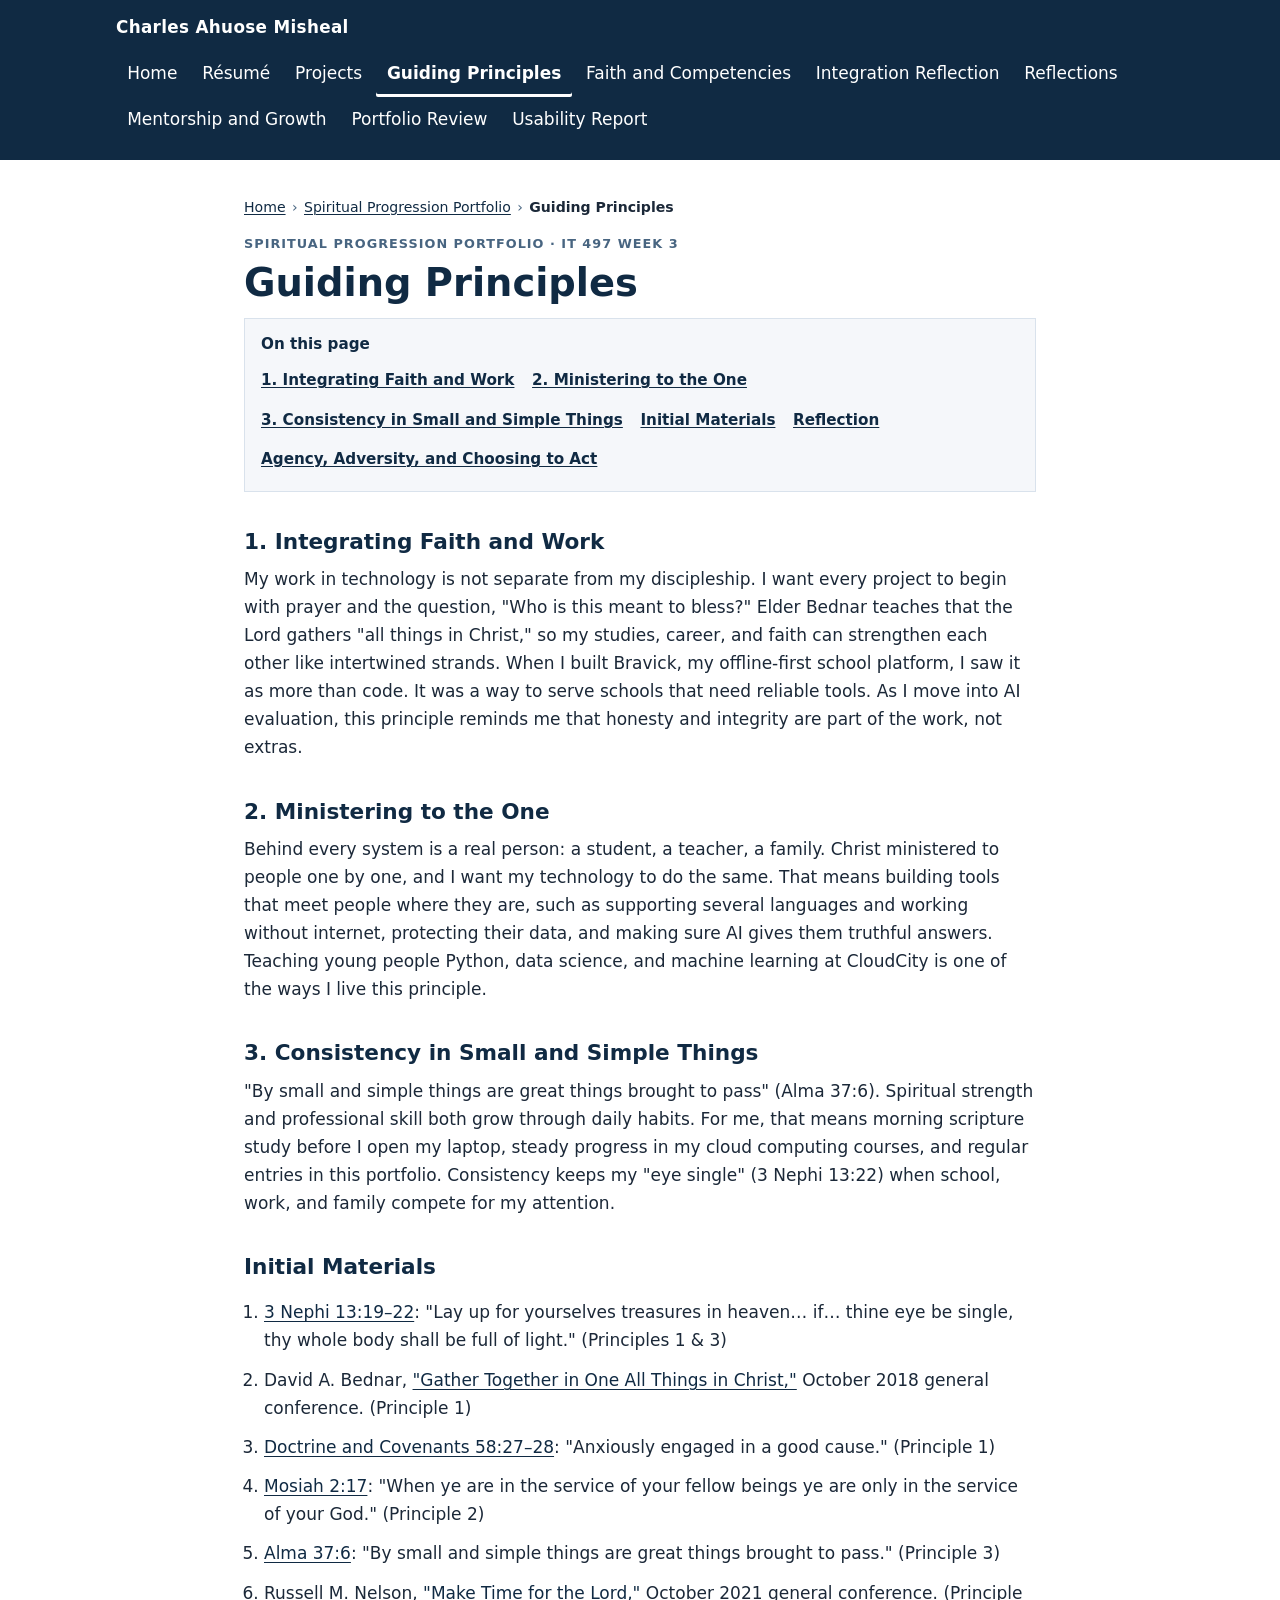
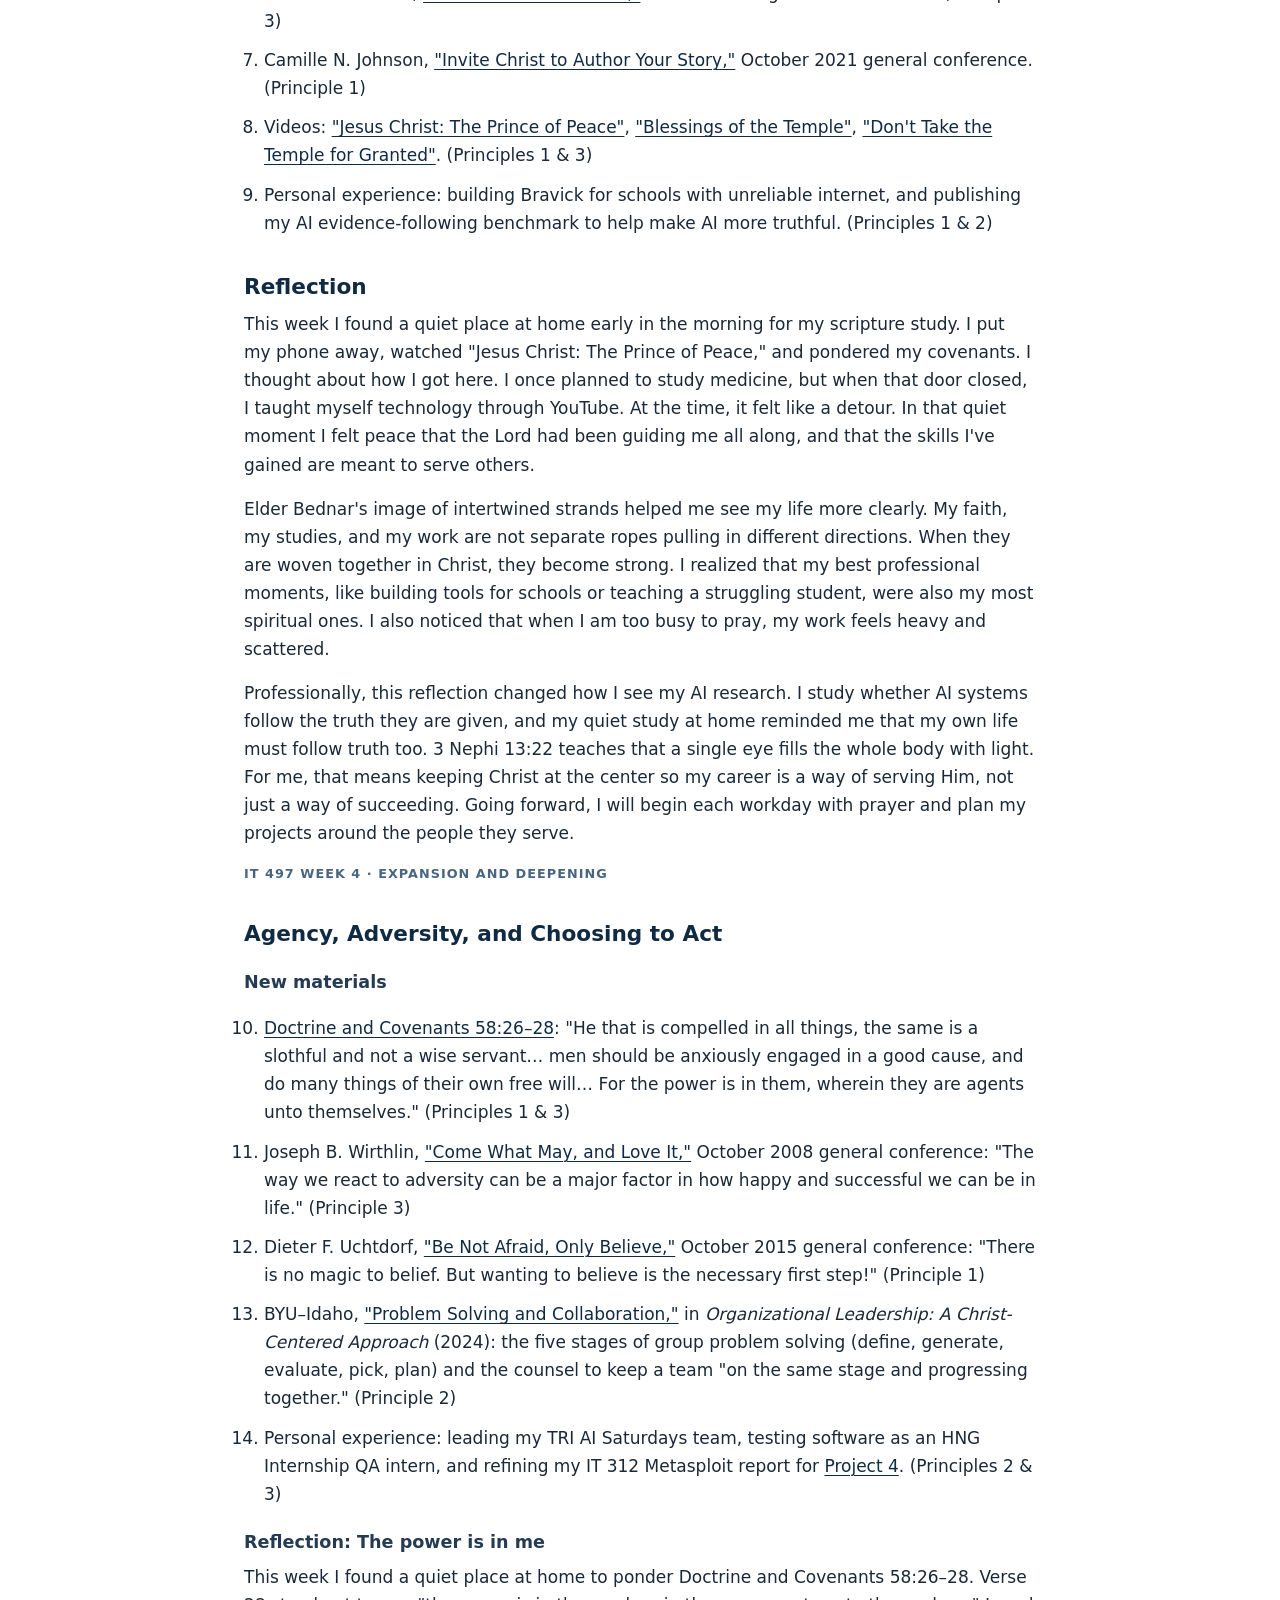
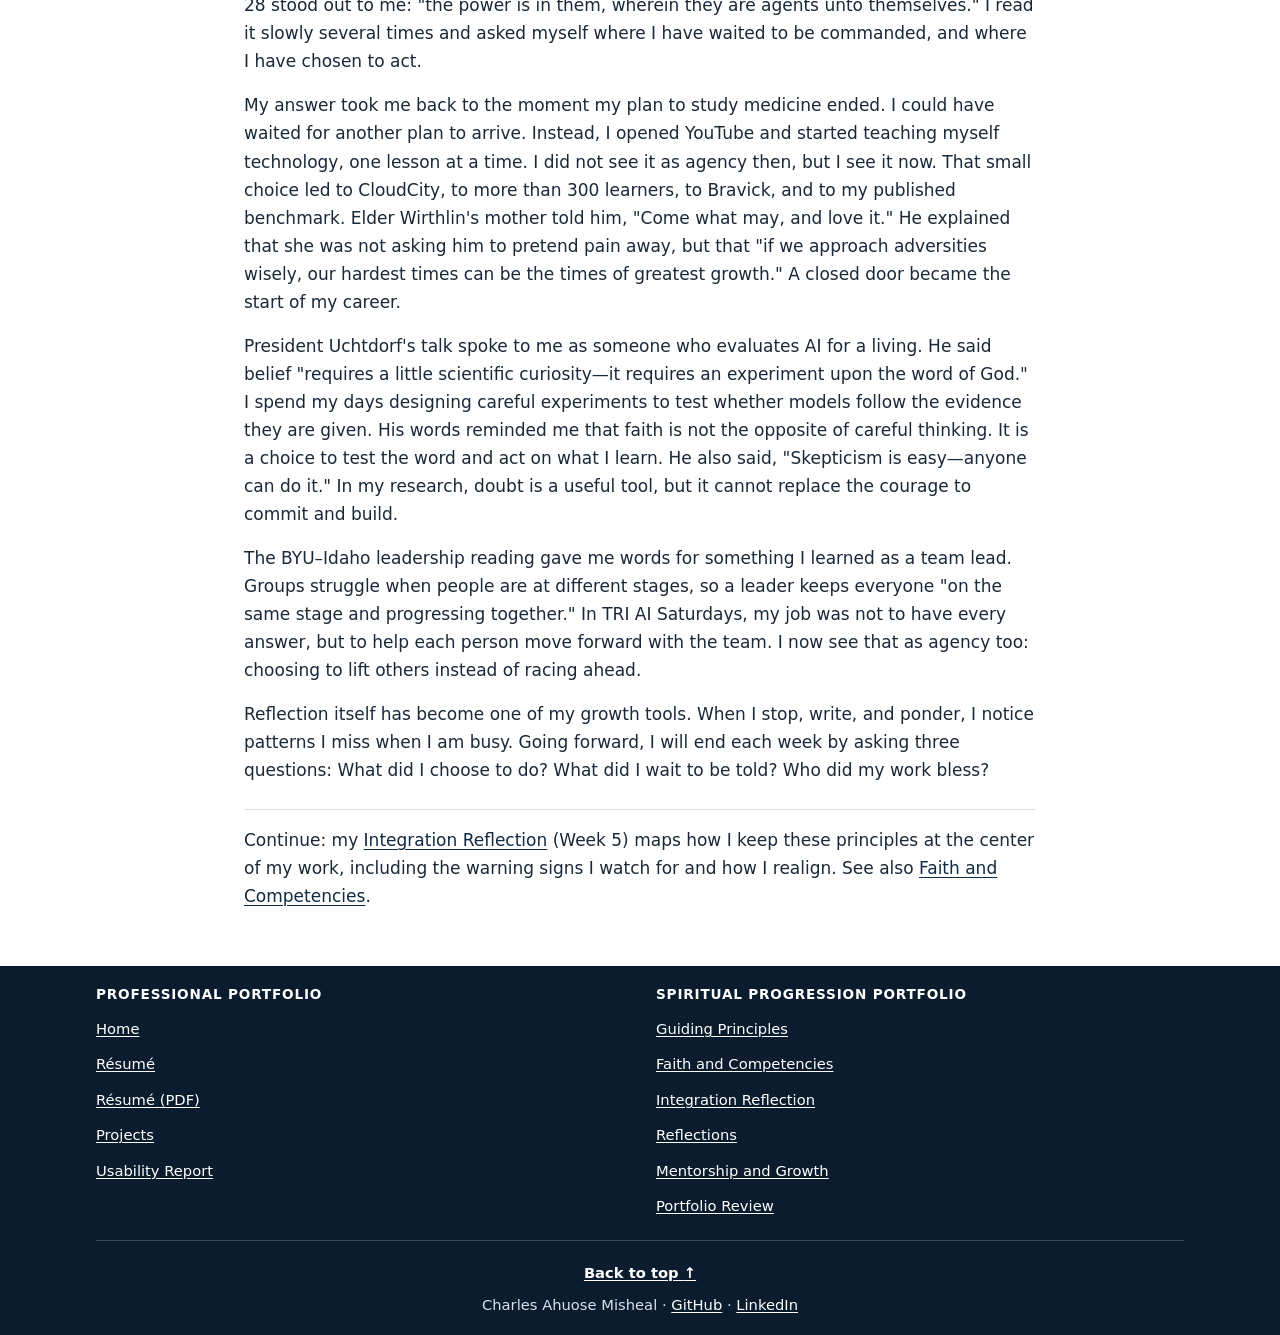
<file: principles.html>
<!DOCTYPE html>
<html lang="en">
<head>
  <meta charset="utf-8">
  <meta name="viewport" content="width=device-width, initial-scale=1">
  <title>Guiding Principles | Charles Ahuose Misheal</title>
  <meta name="description" content="Guiding principles, materials, and reflections for the Spiritual Progression Portfolio of Charles Ahuose Misheal, IT 497 Weeks 3 and 4.">
  <link rel="stylesheet" href="style.css">
  <link rel="icon" href="favicon.svg" type="image/svg+xml">
  <meta name="theme-color" content="#102a43">
  <meta property="og:type" content="website">
  <meta property="og:title" content="Guiding Principles | Charles Ahuose Misheal">
  <meta property="og:description" content="Guiding principles, materials, and reflections for the Spiritual Progression Portfolio of Charles Ahuose Misheal, IT 497 Weeks 3 and 4.">
  <meta property="og:url" content="https://charlesmisheal.github.io/principles.html">
  <script>document.documentElement.classList.add('js');</script>
  <script src="site.js" defer></script>
</head>
<body id="top">
  <a class="skip-link" href="#main">Skip to main content</a>
  <header class="site-header">
    <div class="header-inner">
      <a class="site-logo" href="index.html">Charles Ahuose Misheal</a>
      <button class="nav-toggle" type="button" aria-expanded="false" aria-controls="primary-menu"><span class="nav-toggle-icon" aria-hidden="true"></span>Menu</button>
      <nav class="site-nav" aria-label="Primary">
        <ul id="primary-menu">
          <li><a href="index.html">Home</a></li>
          <li><a href="resume.html">Résumé</a></li>
          <li><a href="projects.html">Projects</a></li>
          <li><a href="principles.html" aria-current="page">Guiding Principles</a></li>
          <li><a href="alignment.html">Faith and Competencies</a></li>
          <li><a href="integration.html">Integration Reflection</a></li>
          <li><a href="reflections.html">Reflections</a></li>
          <li><a href="growth.html">Mentorship and Growth</a></li>
          <li><a href="review.html">Portfolio Review</a></li>
          <li><a href="usability.html">Usability Report</a></li>
        </ul>
      </nav>
    </div>
  </header>
  <main id="main">
    <nav class="breadcrumb" aria-label="Breadcrumb">
      <ol><li><a href="index.html">Home</a></li><li><a href="reflections.html#overview">Spiritual Progression Portfolio</a></li><li><span aria-current="page">Guiding Principles</span></li></ol>
    </nav>
    <p class="page-kicker">Spiritual Progression Portfolio · IT 497 Week 3</p>
    <h1>Guiding Principles</h1>
    <nav class="page-toc" aria-label="On this page">
      <p class="toc-title">On this page</p>
      <ul>
        <li><a href="#principle-1">1. Integrating Faith and Work</a></li>
        <li><a href="#principle-2">2. Ministering to the One</a></li>
        <li><a href="#principle-3">3. Consistency in Small and Simple Things</a></li>
        <li><a href="#materials">Initial Materials</a></li>
        <li><a href="#reflection">Reflection</a></li>
        <li><a href="#week4">Agency, Adversity, and Choosing to Act</a></li>
      </ul>
    </nav>

    <section aria-labelledby="principle-1">
      <h2 id="principle-1">1. Integrating Faith and Work</h2>
      <p>My work in technology is not separate from my discipleship. I want every project to begin with prayer and the question, "Who is this meant to bless?" Elder Bednar teaches that the Lord gathers "all things in Christ," so my studies, career, and faith can strengthen each other like intertwined strands. When I built Bravick, my offline-first school platform, I saw it as more than code. It was a way to serve schools that need reliable tools. As I move into AI evaluation, this principle reminds me that honesty and integrity are part of the work, not extras.</p>
    </section>

    <section aria-labelledby="principle-2">
      <h2 id="principle-2">2. Ministering to the One</h2>
      <p>Behind every system is a real person: a student, a teacher, a family. Christ ministered to people one by one, and I want my technology to do the same. That means building tools that meet people where they are, such as supporting several languages and working without internet, protecting their data, and making sure AI gives them truthful answers. Teaching young people Python, data science, and machine learning at CloudCity is one of the ways I live this principle.</p>
    </section>

    <section aria-labelledby="principle-3">
      <h2 id="principle-3">3. Consistency in Small and Simple Things</h2>
      <p>"By small and simple things are great things brought to pass" (Alma 37:6). Spiritual strength and professional skill both grow through daily habits. For me, that means morning scripture study before I open my laptop, steady progress in my cloud computing courses, and regular entries in this portfolio. Consistency keeps my "eye single" (3 Nephi 13:22) when school, work, and family compete for my attention.</p>
    </section>

    <section aria-labelledby="materials">
      <h2 id="materials">Initial Materials</h2>
      <ol class="materials">
        <li><a href="https://www.churchofjesuschrist.org/study/scriptures/bofm/3-ne/13?lang=eng&amp;id=19-22#p19">3 Nephi 13:19–22</a>: "Lay up for yourselves treasures in heaven… if… thine eye be single, thy whole body shall be full of light." (Principles 1 &amp; 3)</li>
        <li>David A. Bednar, <a href="https://www.churchofjesuschrist.org/study/general-conference/2018/10/gather-together-in-one-all-things-in-christ?lang=eng">"Gather Together in One All Things in Christ,"</a> October 2018 general conference. (Principle 1)</li>
        <li><a href="https://www.churchofjesuschrist.org/study/scriptures/dc-testament/dc/58?lang=eng&amp;id=27-28#p27">Doctrine and Covenants 58:27–28</a>: "Anxiously engaged in a good cause." (Principle 1)</li>
        <li><a href="https://www.churchofjesuschrist.org/study/scriptures/bofm/mosiah/2?lang=eng&amp;id=17#p17">Mosiah 2:17</a>: "When ye are in the service of your fellow beings ye are only in the service of your God." (Principle 2)</li>
        <li><a href="https://www.churchofjesuschrist.org/study/scriptures/bofm/alma/37?lang=eng&amp;id=6#p6">Alma 37:6</a>: "By small and simple things are great things brought to pass." (Principle 3)</li>
        <li>Russell M. Nelson, <a href="https://www.churchofjesuschrist.org/study/general-conference/2021/10/59nelson?lang=eng">"Make Time for the Lord,"</a> October 2021 general conference. (Principle 3)</li>
        <li>Camille N. Johnson, <a href="https://www.churchofjesuschrist.org/study/general-conference/2021/10/42johnson?lang=eng">"Invite Christ to Author Your Story,"</a> October 2021 general conference. (Principle 1)</li>
        <li>Videos: <a href="https://youtu.be/5QHClYjiCF8">"Jesus Christ: The Prince of Peace"</a>, <a href="https://youtu.be/3e8mbYvspqo">"Blessings of the Temple"</a>, <a href="https://youtu.be/zaD1FGeEsM4">"Don't Take the Temple for Granted"</a>. (Principles 1 &amp; 3)</li>
        <li>Personal experience: building Bravick for schools with unreliable internet, and publishing my AI evidence-following benchmark to help make AI more truthful. (Principles 1 &amp; 2)</li>
      </ol>
    </section>

    <section aria-labelledby="reflection">
      <h2 id="reflection">Reflection</h2>
      <p>This week I found a quiet place at home early in the morning for my scripture study. I put my phone away, watched "Jesus Christ: The Prince of Peace," and pondered my covenants. I thought about how I got here. I once planned to study medicine, but when that door closed, I taught myself technology through YouTube. At the time, it felt like a detour. In that quiet moment I felt peace that the Lord had been guiding me all along, and that the skills I've gained are meant to serve others.</p>
      <p>Elder Bednar's image of intertwined strands helped me see my life more clearly. My faith, my studies, and my work are not separate ropes pulling in different directions. When they are woven together in Christ, they become strong. I realized that my best professional moments, like building tools for schools or teaching a struggling student, were also my most spiritual ones. I also noticed that when I am too busy to pray, my work feels heavy and scattered.</p>
      <p>Professionally, this reflection changed how I see my AI research. I study whether AI systems follow the truth they are given, and my quiet study at home reminded me that my own life must follow truth too. 3 Nephi 13:22 teaches that a single eye fills the whole body with light. For me, that means keeping Christ at the center so my career is a way of serving Him, not just a way of succeeding. Going forward, I will begin each workday with prayer and plan my projects around the people they serve.</p>
    </section>

    <section aria-labelledby="week4">
      <p class="page-kicker">IT 497 Week 4 · Expansion and Deepening</p>
      <h2 id="week4">Agency, Adversity, and Choosing to Act</h2>
      <h3>New materials</h3>
      <ol class="materials" start="10">
        <li><a href="https://www.churchofjesuschrist.org/study/scriptures/dc-testament/dc/58?lang=eng&amp;id=26-28#p26">Doctrine and Covenants 58:26–28</a>: "He that is compelled in all things, the same is a slothful and not a wise servant… men should be anxiously engaged in a good cause, and do many things of their own free will… For the power is in them, wherein they are agents unto themselves." (Principles 1 &amp; 3)</li>
        <li>Joseph B. Wirthlin, <a href="https://www.churchofjesuschrist.org/study/general-conference/2008/10/come-what-may-and-love-it?lang=eng">"Come What May, and Love It,"</a> October 2008 general conference: "The way we react to adversity can be a major factor in how happy and successful we can be in life." (Principle 3)</li>
        <li>Dieter F. Uchtdorf, <a href="https://www.churchofjesuschrist.org/study/general-conference/2015/10/be-not-afraid-only-believe?lang=eng">"Be Not Afraid, Only Believe,"</a> October 2015 general conference: "There is no magic to belief. But wanting to believe is the necessary first step!" (Principle 1)</li>
        <li>BYU–Idaho, <a href="https://books.byui.edu/leadership_toolkit/problem_solving">"Problem Solving and Collaboration,"</a> in <em>Organizational Leadership: A Christ-Centered Approach</em> (2024): the five stages of group problem solving (define, generate, evaluate, pick, plan) and the counsel to keep a team "on the same stage and progressing together." (Principle 2)</li>
        <li>Personal experience: leading my TRI AI Saturdays team, testing software as an HNG Internship QA intern, and refining my IT 312 Metasploit report for <a href="projects.html#metasploit">Project 4</a>. (Principles 2 &amp; 3)</li>
      </ol>

      <h3>Reflection: The power is in me</h3>
      <p>This week I found a quiet place at home to ponder Doctrine and Covenants 58:26–28. Verse 28 stood out to me: "the power is in them, wherein they are agents unto themselves." I read it slowly several times and asked myself where I have waited to be commanded, and where I have chosen to act.</p>
      <p>My answer took me back to the moment my plan to study medicine ended. I could have waited for another plan to arrive. Instead, I opened YouTube and started teaching myself technology, one lesson at a time. I did not see it as agency then, but I see it now. That small choice led to CloudCity, to more than 300 learners, to Bravick, and to my published benchmark. Elder Wirthlin's mother told him, "Come what may, and love it." He explained that she was not asking him to pretend pain away, but that "if we approach adversities wisely, our hardest times can be the times of greatest growth." A closed door became the start of my career.</p>
      <p>President Uchtdorf's talk spoke to me as someone who evaluates AI for a living. He said belief "requires a little scientific curiosity—it requires an experiment upon the word of God." I spend my days designing careful experiments to test whether models follow the evidence they are given. His words reminded me that faith is not the opposite of careful thinking. It is a choice to test the word and act on what I learn. He also said, "Skepticism is easy—anyone can do it." In my research, doubt is a useful tool, but it cannot replace the courage to commit and build.</p>
      <p>The BYU–Idaho leadership reading gave me words for something I learned as a team lead. Groups struggle when people are at different stages, so a leader keeps everyone "on the same stage and progressing together." In TRI AI Saturdays, my job was not to have every answer, but to help each person move forward with the team. I now see that as agency too: choosing to lift others instead of racing ahead.</p>
      <p>Reflection itself has become one of my growth tools. When I stop, write, and ponder, I notice patterns I miss when I am busy. Going forward, I will end each week by asking three questions: What did I choose to do? What did I wait to be told? Who did my work bless?</p>
      <p class="page-links">Continue: my <a href="integration.html">Integration Reflection</a> (Week 5) maps how I keep these principles at the center of my work, including the warning signs I watch for and how I realign. See also <a href="alignment.html">Faith and Competencies</a>.</p>
    </section>
  </main>
  <footer class="site-footer">
    <nav class="footer-nav" aria-label="Footer">
      <div>
        <p class="footer-heading">Professional Portfolio</p>
        <ul>
          <li><a href="index.html">Home</a></li>
          <li><a href="resume.html">Résumé</a></li>
          <li><a href="resume.pdf">Résumé (PDF)</a></li>
          <li><a href="projects.html">Projects</a></li>
          <li><a href="usability.html">Usability Report</a></li>
        </ul>
      </div>
      <div>
        <p class="footer-heading">Spiritual Progression Portfolio</p>
        <ul>
          <li><a href="principles.html">Guiding Principles</a></li>
          <li><a href="alignment.html">Faith and Competencies</a></li>
          <li><a href="integration.html">Integration Reflection</a></li>
          <li><a href="reflections.html">Reflections</a></li>
          <li><a href="growth.html">Mentorship and Growth</a></li>
          <li><a href="review.html">Portfolio Review</a></li>
        </ul>
      </div>
    </nav>
    <p class="footer-row"><a class="back-to-top" href="#top">Back to top <span aria-hidden="true">↑</span></a></p>
    <p>Charles Ahuose Misheal · <a href="https://github.com/CharlesMisheal">GitHub</a> · <a href="https://linkedin.com/in/charlesmisheal">LinkedIn</a></p>
  </footer>
</body>
</html>
</file>
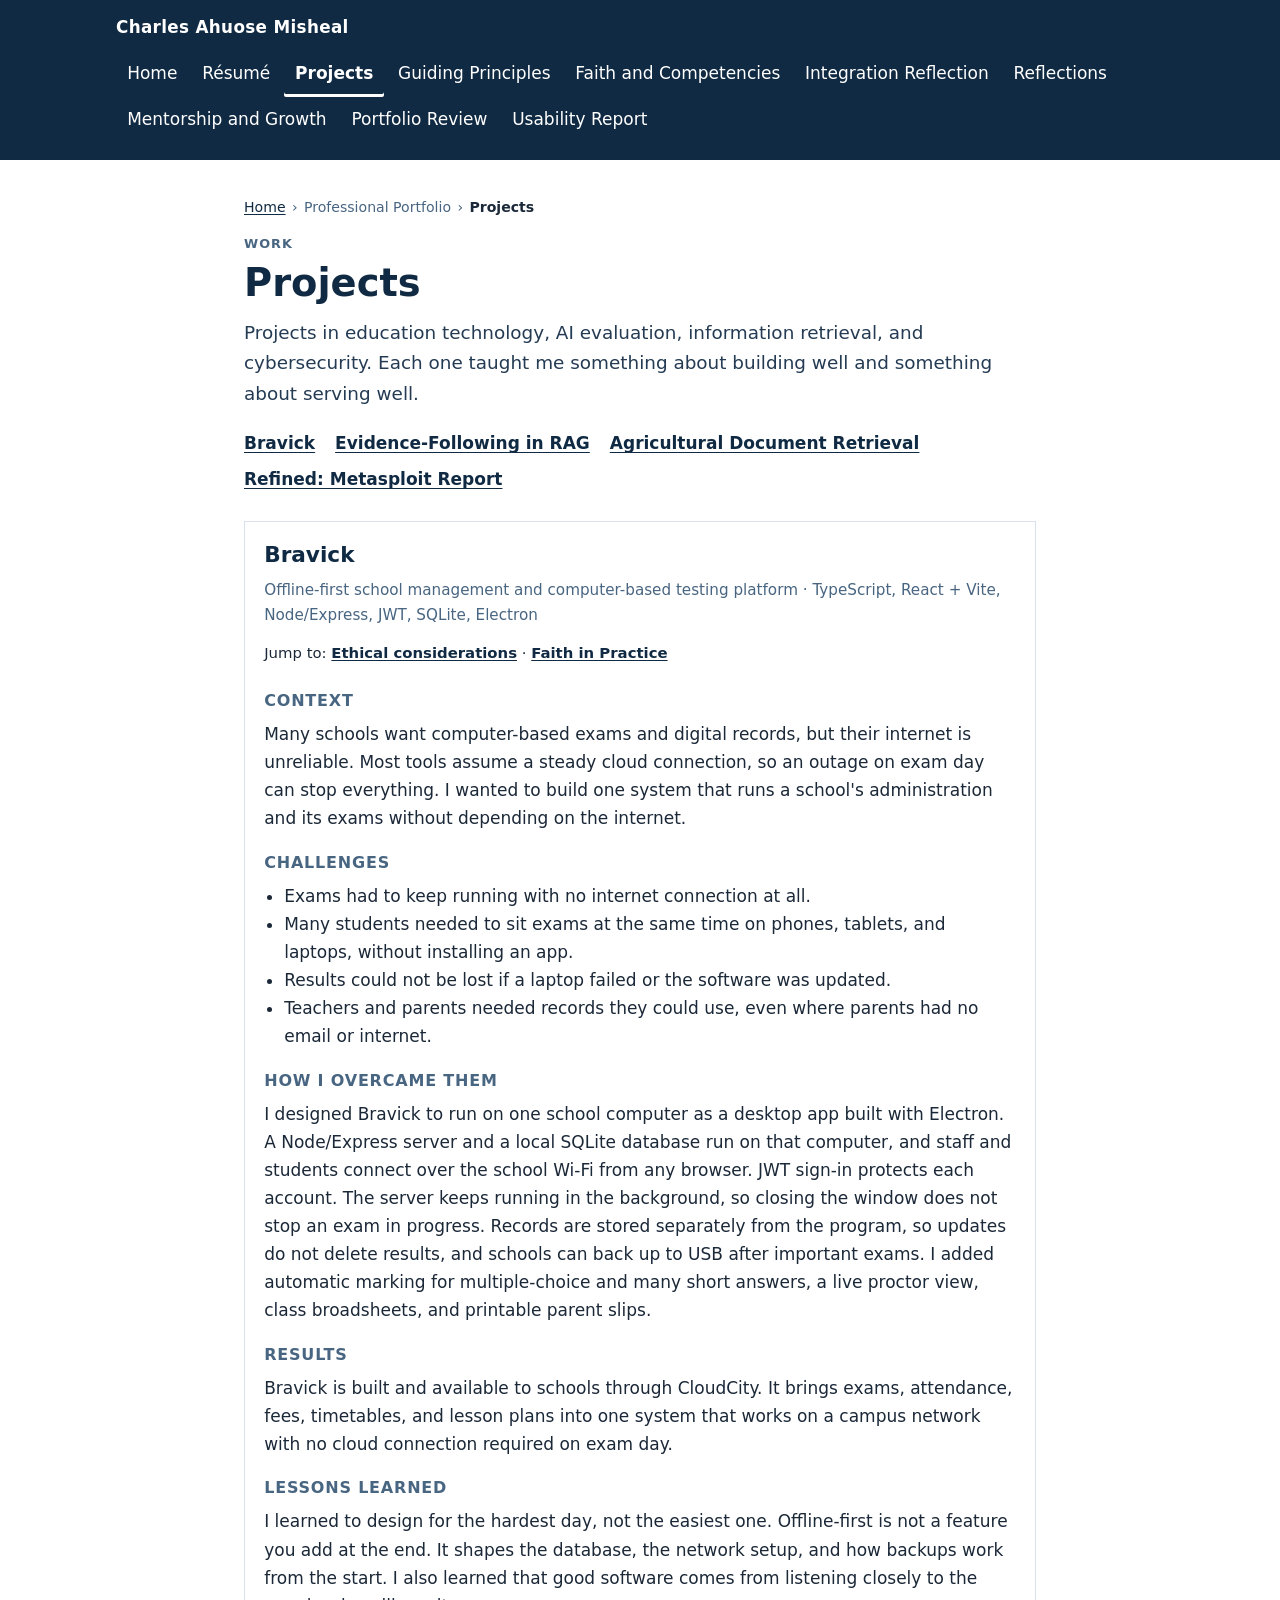
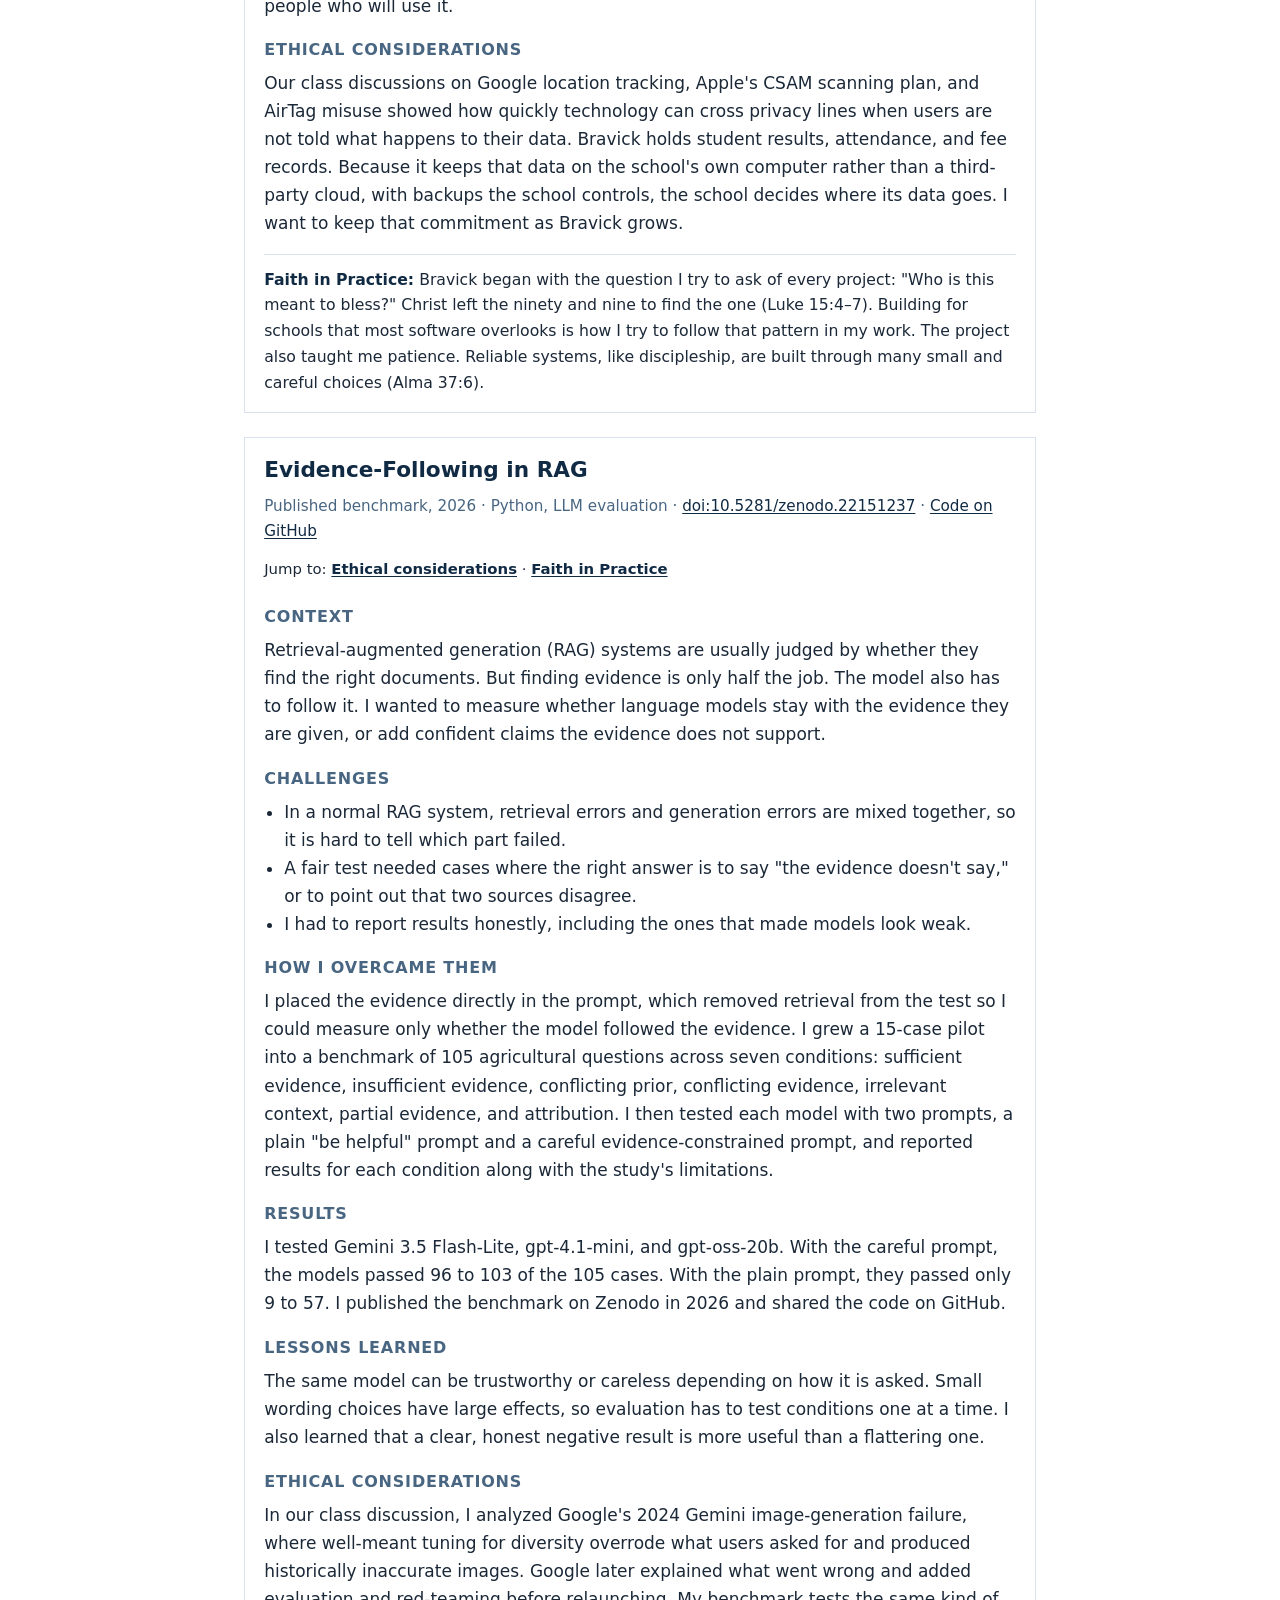
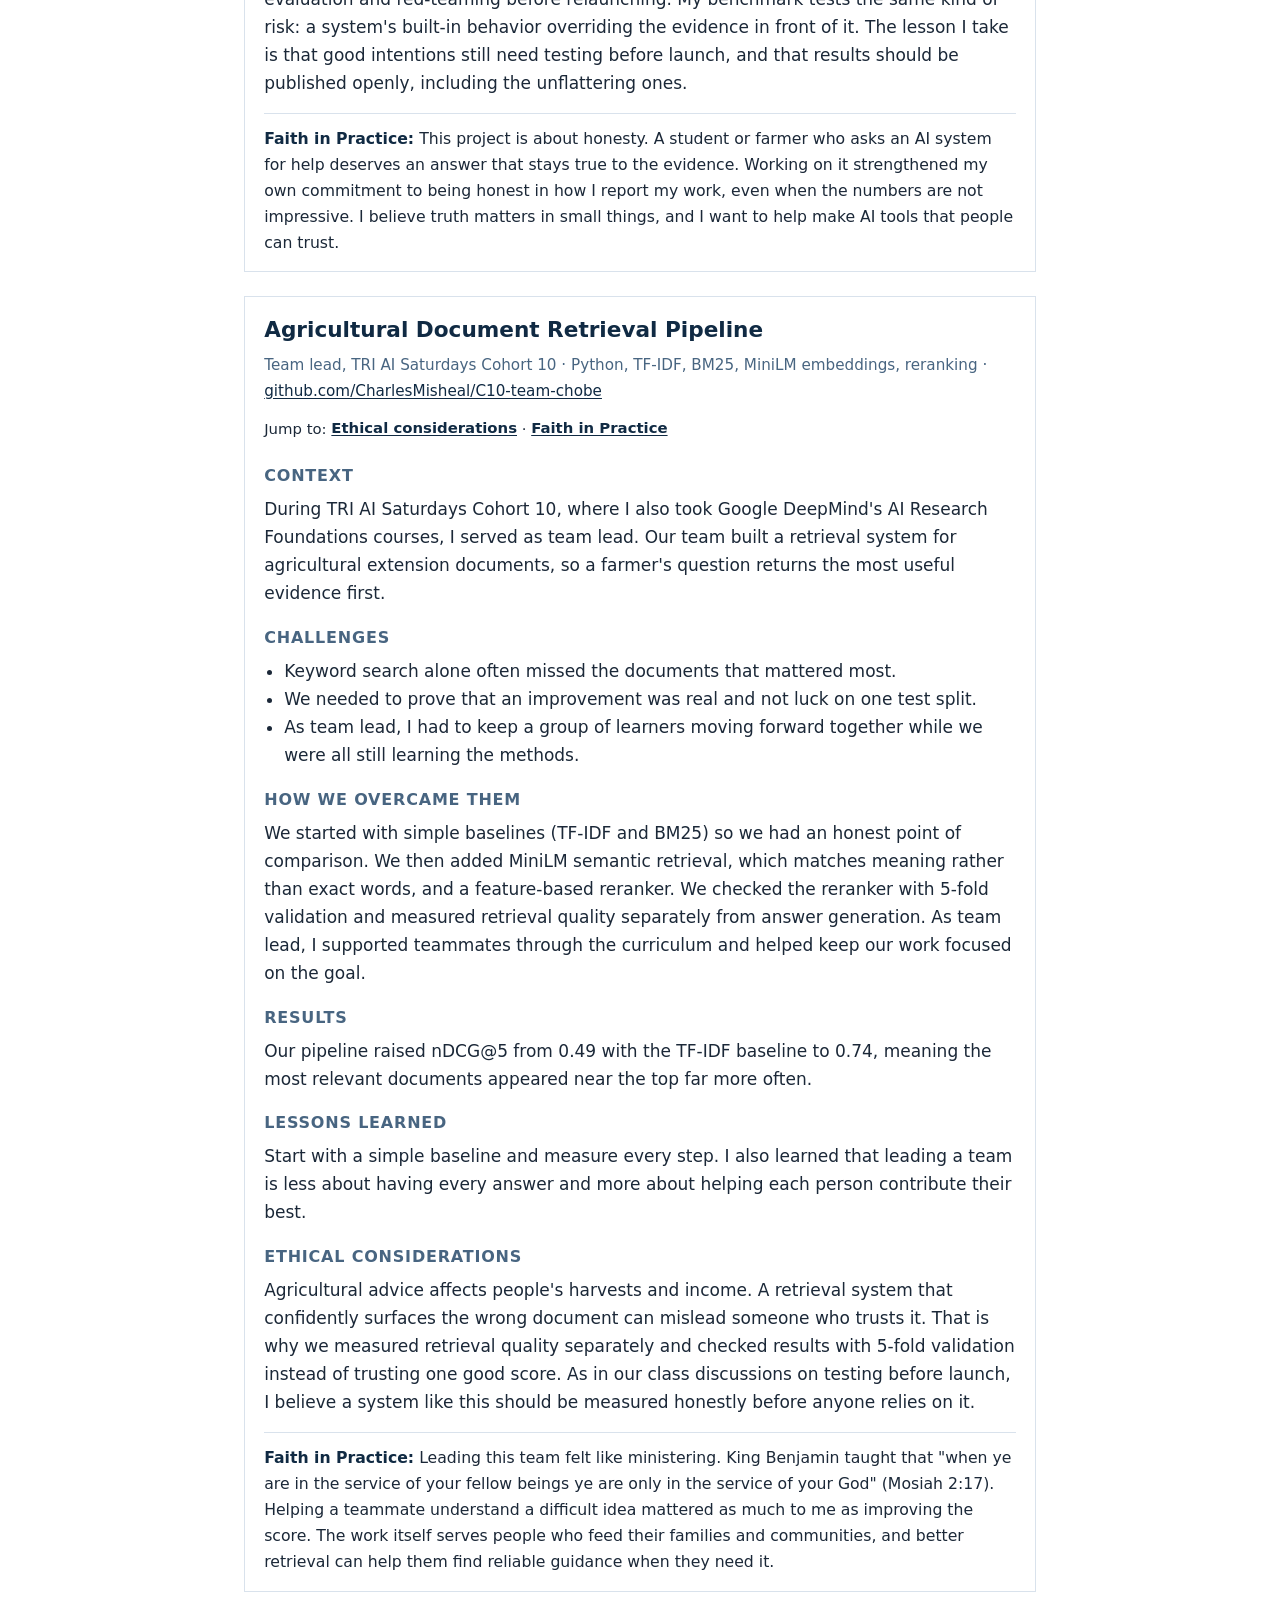
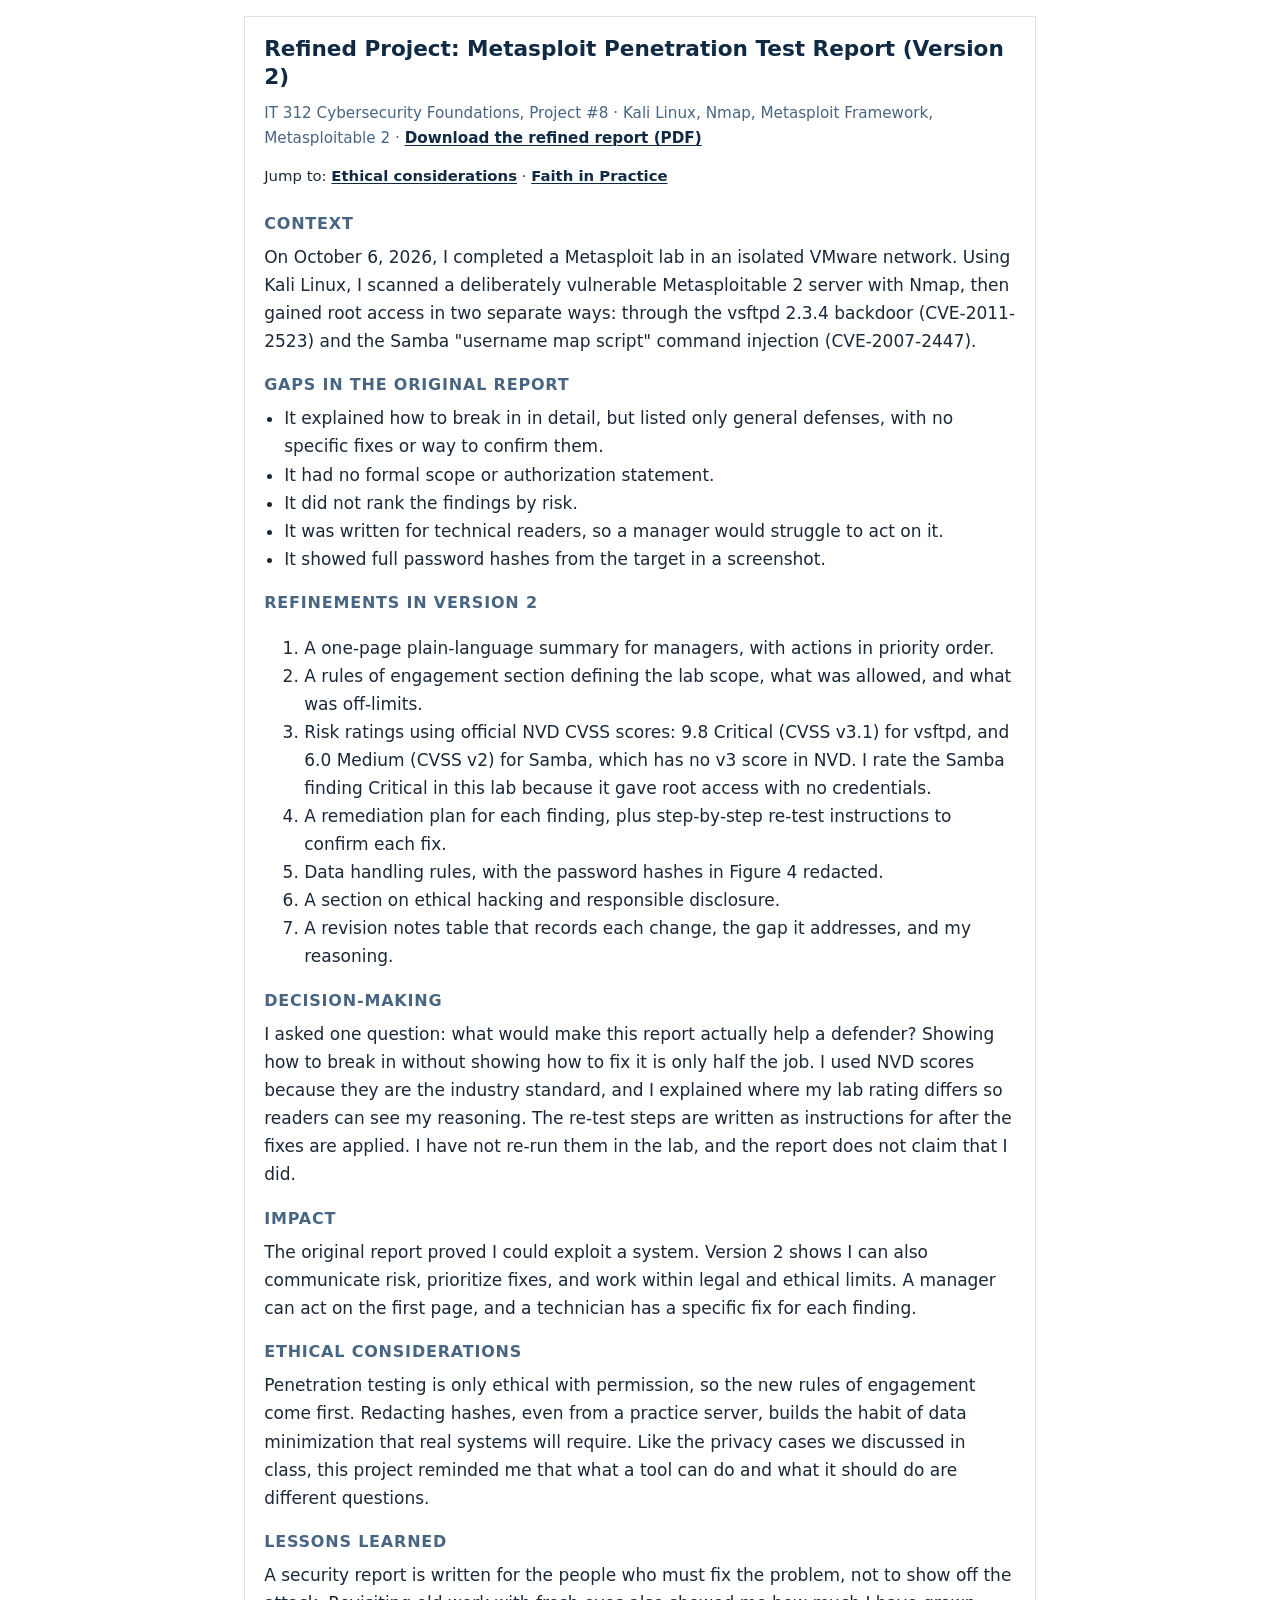
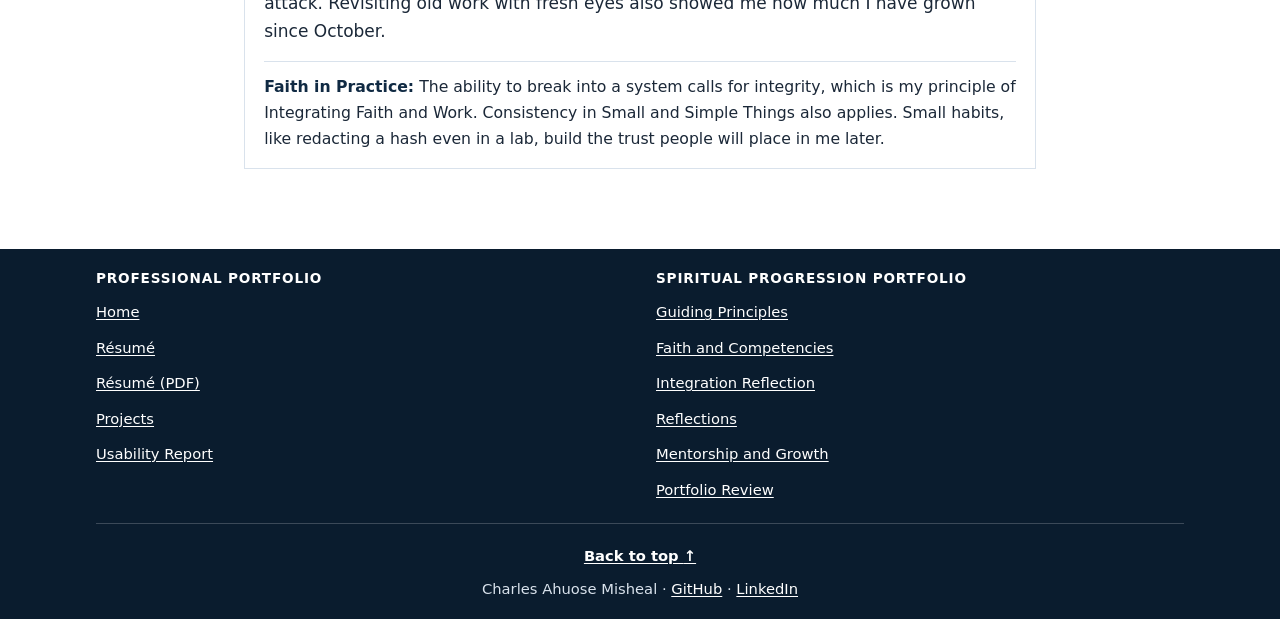
<file: projects.html>
<!DOCTYPE html>
<html lang="en">
<head>
  <meta charset="utf-8">
  <meta name="viewport" content="width=device-width, initial-scale=1">
  <title>Projects | Charles Ahuose Misheal</title>
  <meta name="description" content="Selected projects by Charles Ahuose Misheal, including Bravick, an evidence-following RAG benchmark, and an agricultural document retrieval pipeline.">
  <link rel="stylesheet" href="style.css">
  <link rel="icon" href="favicon.svg" type="image/svg+xml">
  <meta name="theme-color" content="#102a43">
  <meta property="og:type" content="website">
  <meta property="og:title" content="Projects | Charles Ahuose Misheal">
  <meta property="og:description" content="Selected projects by Charles Ahuose Misheal, including Bravick, an evidence-following RAG benchmark, and an agricultural document retrieval pipeline.">
  <meta property="og:url" content="https://charlesmisheal.github.io/projects.html">
  <script>document.documentElement.classList.add('js');</script>
  <script src="site.js" defer></script>
</head>
<body id="top">
  <a class="skip-link" href="#main">Skip to main content</a>
  <header class="site-header">
    <div class="header-inner">
      <a class="site-logo" href="index.html">Charles Ahuose Misheal</a>
      <button class="nav-toggle" type="button" aria-expanded="false" aria-controls="primary-menu"><span class="nav-toggle-icon" aria-hidden="true"></span>Menu</button>
      <nav class="site-nav" aria-label="Primary">
        <ul id="primary-menu">
          <li><a href="index.html">Home</a></li>
          <li><a href="resume.html">Résumé</a></li>
          <li><a href="projects.html" aria-current="page">Projects</a></li>
          <li><a href="principles.html">Guiding Principles</a></li>
          <li><a href="alignment.html">Faith and Competencies</a></li>
          <li><a href="integration.html">Integration Reflection</a></li>
          <li><a href="reflections.html">Reflections</a></li>
          <li><a href="growth.html">Mentorship and Growth</a></li>
          <li><a href="review.html">Portfolio Review</a></li>
          <li><a href="usability.html">Usability Report</a></li>
        </ul>
      </nav>
    </div>
  </header>
  <main id="main">
    <nav class="breadcrumb" aria-label="Breadcrumb">
      <ol><li><a href="index.html">Home</a></li><li>Professional Portfolio</li><li><span aria-current="page">Projects</span></li></ol>
    </nav>
    <p class="page-kicker">Work</p>
    <h1>Projects</h1>
    <p class="lede">Projects in education technology, AI evaluation, information retrieval, and cybersecurity. Each one taught me something about building well and something about serving well.</p>
    <nav class="toc" aria-label="Projects on this page">
      <ul>
        <li><a href="#bravick">Bravick</a></li>
        <li><a href="#evidence-following">Evidence-Following in RAG</a></li>
        <li><a href="#retrieval">Agricultural Document Retrieval</a></li>
        <li><a href="#metasploit">Refined: Metasploit Report</a></li>
      </ul>
    </nav>

    <article class="project" id="bravick">
      <h2>Bravick</h2>
      <p class="meta">Offline-first school management and computer-based testing platform · TypeScript, React + Vite, Node/Express, JWT, SQLite, Electron</p>
      <p class="jump-links">Jump to: <a href="#bravick-ethics">Ethical considerations</a> · <a href="#bravick-faith">Faith in Practice</a></p>
      <h3>Context</h3>
      <p>Many schools want computer-based exams and digital records, but their internet is unreliable. Most tools assume a steady cloud connection, so an outage on exam day can stop everything. I wanted to build one system that runs a school's administration and its exams without depending on the internet.</p>
      <h3>Challenges</h3>
      <ul>
        <li>Exams had to keep running with no internet connection at all.</li>
        <li>Many students needed to sit exams at the same time on phones, tablets, and laptops, without installing an app.</li>
        <li>Results could not be lost if a laptop failed or the software was updated.</li>
        <li>Teachers and parents needed records they could use, even where parents had no email or internet.</li>
      </ul>
      <h3>How I overcame them</h3>
      <p>I designed Bravick to run on one school computer as a desktop app built with Electron. A Node/Express server and a local SQLite database run on that computer, and staff and students connect over the school Wi‑Fi from any browser. JWT sign-in protects each account. The server keeps running in the background, so closing the window does not stop an exam in progress. Records are stored separately from the program, so updates do not delete results, and schools can back up to USB after important exams. I added automatic marking for multiple-choice and many short answers, a live proctor view, class broadsheets, and printable parent slips.</p>
      <h3>Results</h3>
      <p>Bravick is built and available to schools through CloudCity. It brings exams, attendance, fees, timetables, and lesson plans into one system that works on a campus network with no cloud connection required on exam day.</p>
      <h3>Lessons learned</h3>
      <p>I learned to design for the hardest day, not the easiest one. Offline-first is not a feature you add at the end. It shapes the database, the network setup, and how backups work from the start. I also learned that good software comes from listening closely to the people who will use it.</p>
      <h3 id="bravick-ethics">Ethical considerations</h3>
      <p>Our class discussions on Google location tracking, Apple's CSAM scanning plan, and AirTag misuse showed how quickly technology can cross privacy lines when users are not told what happens to their data. Bravick holds student results, attendance, and fee records. Because it keeps that data on the school's own computer rather than a third-party cloud, with backups the school controls, the school decides where its data goes. I want to keep that commitment as Bravick grows.</p>
      <p class="faith-note" id="bravick-faith"><strong>Faith in Practice:</strong> Bravick began with the question I try to ask of every project: "Who is this meant to bless?" Christ left the ninety and nine to find the one (Luke 15:4–7). Building for schools that most software overlooks is how I try to follow that pattern in my work. The project also taught me patience. Reliable systems, like discipleship, are built through many small and careful choices (Alma 37:6).</p>
    </article>

    <article class="project" id="evidence-following">
      <h2>Evidence-Following in RAG</h2>
      <p class="meta">Published benchmark, 2026 · Python, LLM evaluation · <a href="https://doi.org/10.5281/zenodo.22151237">doi:10.5281/zenodo.22151237</a> · <a href="https://github.com/CharlesMisheal/evidence-following-rag">Code on GitHub</a></p>
      <p class="jump-links">Jump to: <a href="#evidence-following-ethics">Ethical considerations</a> · <a href="#evidence-following-faith">Faith in Practice</a></p>
      <h3>Context</h3>
      <p>Retrieval-augmented generation (RAG) systems are usually judged by whether they find the right documents. But finding evidence is only half the job. The model also has to follow it. I wanted to measure whether language models stay with the evidence they are given, or add confident claims the evidence does not support.</p>
      <h3>Challenges</h3>
      <ul>
        <li>In a normal RAG system, retrieval errors and generation errors are mixed together, so it is hard to tell which part failed.</li>
        <li>A fair test needed cases where the right answer is to say "the evidence doesn't say," or to point out that two sources disagree.</li>
        <li>I had to report results honestly, including the ones that made models look weak.</li>
      </ul>
      <h3>How I overcame them</h3>
      <p>I placed the evidence directly in the prompt, which removed retrieval from the test so I could measure only whether the model followed the evidence. I grew a 15-case pilot into a benchmark of 105 agricultural questions across seven conditions: sufficient evidence, insufficient evidence, conflicting prior, conflicting evidence, irrelevant context, partial evidence, and attribution. I then tested each model with two prompts, a plain "be helpful" prompt and a careful evidence-constrained prompt, and reported results for each condition along with the study's limitations.</p>
      <h3>Results</h3>
      <p>I tested Gemini 3.5 Flash-Lite, gpt-4.1-mini, and gpt-oss-20b. With the careful prompt, the models passed 96 to 103 of the 105 cases. With the plain prompt, they passed only 9 to 57. I published the benchmark on Zenodo in 2026 and shared the code on GitHub.</p>
      <h3>Lessons learned</h3>
      <p>The same model can be trustworthy or careless depending on how it is asked. Small wording choices have large effects, so evaluation has to test conditions one at a time. I also learned that a clear, honest negative result is more useful than a flattering one.</p>
      <h3 id="evidence-following-ethics">Ethical considerations</h3>
      <p>In our class discussion, I analyzed Google's 2024 Gemini image-generation failure, where well-meant tuning for diversity overrode what users asked for and produced historically inaccurate images. Google later explained what went wrong and added evaluation and red-teaming before relaunching. My benchmark tests the same kind of risk: a system's built-in behavior overriding the evidence in front of it. The lesson I take is that good intentions still need testing before launch, and that results should be published openly, including the unflattering ones.</p>
      <p class="faith-note" id="evidence-following-faith"><strong>Faith in Practice:</strong> This project is about honesty. A student or farmer who asks an AI system for help deserves an answer that stays true to the evidence. Working on it strengthened my own commitment to being honest in how I report my work, even when the numbers are not impressive. I believe truth matters in small things, and I want to help make AI tools that people can trust.</p>
    </article>

    <article class="project" id="retrieval">
      <h2>Agricultural Document Retrieval Pipeline</h2>
      <p class="meta">Team lead, TRI AI Saturdays Cohort 10 · Python, TF-IDF, BM25, MiniLM embeddings, reranking · <a href="https://github.com/CharlesMisheal/C10-team-chobe">github.com/CharlesMisheal/C10-team-chobe</a></p>
      <p class="jump-links">Jump to: <a href="#retrieval-ethics">Ethical considerations</a> · <a href="#retrieval-faith">Faith in Practice</a></p>
      <h3>Context</h3>
      <p>During TRI AI Saturdays Cohort 10, where I also took Google DeepMind's AI Research Foundations courses, I served as team lead. Our team built a retrieval system for agricultural extension documents, so a farmer's question returns the most useful evidence first.</p>
      <h3>Challenges</h3>
      <ul>
        <li>Keyword search alone often missed the documents that mattered most.</li>
        <li>We needed to prove that an improvement was real and not luck on one test split.</li>
        <li>As team lead, I had to keep a group of learners moving forward together while we were all still learning the methods.</li>
      </ul>
      <h3>How we overcame them</h3>
      <p>We started with simple baselines (TF-IDF and BM25) so we had an honest point of comparison. We then added MiniLM semantic retrieval, which matches meaning rather than exact words, and a feature-based reranker. We checked the reranker with 5-fold validation and measured retrieval quality separately from answer generation. As team lead, I supported teammates through the curriculum and helped keep our work focused on the goal.</p>
      <h3>Results</h3>
      <p>Our pipeline raised nDCG@5 from 0.49 with the TF-IDF baseline to 0.74, meaning the most relevant documents appeared near the top far more often.</p>
      <h3>Lessons learned</h3>
      <p>Start with a simple baseline and measure every step. I also learned that leading a team is less about having every answer and more about helping each person contribute their best.</p>
      <h3 id="retrieval-ethics">Ethical considerations</h3>
      <p>Agricultural advice affects people's harvests and income. A retrieval system that confidently surfaces the wrong document can mislead someone who trusts it. That is why we measured retrieval quality separately and checked results with 5-fold validation instead of trusting one good score. As in our class discussions on testing before launch, I believe a system like this should be measured honestly before anyone relies on it.</p>
      <p class="faith-note" id="retrieval-faith"><strong>Faith in Practice:</strong> Leading this team felt like ministering. King Benjamin taught that "when ye are in the service of your fellow beings ye are only in the service of your God" (Mosiah 2:17). Helping a teammate understand a difficult idea mattered as much to me as improving the score. The work itself serves people who feed their families and communities, and better retrieval can help them find reliable guidance when they need it.</p>
    </article>
    <article class="project" id="metasploit">
      <h2>Refined Project: Metasploit Penetration Test Report (Version 2)</h2>
      <p class="meta">IT 312 Cybersecurity Foundations, Project #8 · Kali Linux, Nmap, Metasploit Framework, Metasploitable 2 · <a class="download-link" href="docs/Project8_Metasploit_Refined.pdf" download>Download the refined report (PDF)</a></p>
      <p class="jump-links">Jump to: <a href="#metasploit-ethics">Ethical considerations</a> · <a href="#metasploit-faith">Faith in Practice</a></p>
      <h3>Context</h3>
      <p>On October 6, 2026, I completed a Metasploit lab in an isolated VMware network. Using Kali Linux, I scanned a deliberately vulnerable Metasploitable 2 server with Nmap, then gained root access in two separate ways: through the vsftpd 2.3.4 backdoor (CVE-2011-2523) and the Samba "username map script" command injection (CVE-2007-2447).</p>
      <h3>Gaps in the original report</h3>
      <ul>
        <li>It explained how to break in in detail, but listed only general defenses, with no specific fixes or way to confirm them.</li>
        <li>It had no formal scope or authorization statement.</li>
        <li>It did not rank the findings by risk.</li>
        <li>It was written for technical readers, so a manager would struggle to act on it.</li>
        <li>It showed full password hashes from the target in a screenshot.</li>
      </ul>
      <h3>Refinements in Version 2</h3>
      <ol>
        <li>A one-page plain-language summary for managers, with actions in priority order.</li>
        <li>A rules of engagement section defining the lab scope, what was allowed, and what was off-limits.</li>
        <li>Risk ratings using official NVD CVSS scores: 9.8 Critical (CVSS v3.1) for vsftpd, and 6.0 Medium (CVSS v2) for Samba, which has no v3 score in NVD. I rate the Samba finding Critical in this lab because it gave root access with no credentials.</li>
        <li>A remediation plan for each finding, plus step-by-step re-test instructions to confirm each fix.</li>
        <li>Data handling rules, with the password hashes in Figure 4 redacted.</li>
        <li>A section on ethical hacking and responsible disclosure.</li>
        <li>A revision notes table that records each change, the gap it addresses, and my reasoning.</li>
      </ol>
      <h3>Decision-making</h3>
      <p>I asked one question: what would make this report actually help a defender? Showing how to break in without showing how to fix it is only half the job. I used NVD scores because they are the industry standard, and I explained where my lab rating differs so readers can see my reasoning. The re-test steps are written as instructions for after the fixes are applied. I have not re-run them in the lab, and the report does not claim that I did.</p>
      <h3>Impact</h3>
      <p>The original report proved I could exploit a system. Version 2 shows I can also communicate risk, prioritize fixes, and work within legal and ethical limits. A manager can act on the first page, and a technician has a specific fix for each finding.</p>
      <h3 id="metasploit-ethics">Ethical considerations</h3>
      <p>Penetration testing is only ethical with permission, so the new rules of engagement come first. Redacting hashes, even from a practice server, builds the habit of data minimization that real systems will require. Like the privacy cases we discussed in class, this project reminded me that what a tool can do and what it should do are different questions.</p>
      <h3>Lessons learned</h3>
      <p>A security report is written for the people who must fix the problem, not to show off the attack. Revisiting old work with fresh eyes also showed me how much I have grown since October.</p>
      <p class="faith-note" id="metasploit-faith"><strong>Faith in Practice:</strong> The ability to break into a system calls for integrity, which is my principle of Integrating Faith and Work. Consistency in Small and Simple Things also applies. Small habits, like redacting a hash even in a lab, build the trust people will place in me later.</p>
    </article>
  </main>
  <footer class="site-footer">
    <nav class="footer-nav" aria-label="Footer">
      <div>
        <p class="footer-heading">Professional Portfolio</p>
        <ul>
          <li><a href="index.html">Home</a></li>
          <li><a href="resume.html">Résumé</a></li>
          <li><a href="resume.pdf">Résumé (PDF)</a></li>
          <li><a href="projects.html">Projects</a></li>
          <li><a href="usability.html">Usability Report</a></li>
        </ul>
      </div>
      <div>
        <p class="footer-heading">Spiritual Progression Portfolio</p>
        <ul>
          <li><a href="principles.html">Guiding Principles</a></li>
          <li><a href="alignment.html">Faith and Competencies</a></li>
          <li><a href="integration.html">Integration Reflection</a></li>
          <li><a href="reflections.html">Reflections</a></li>
          <li><a href="growth.html">Mentorship and Growth</a></li>
          <li><a href="review.html">Portfolio Review</a></li>
        </ul>
      </div>
    </nav>
    <p class="footer-row"><a class="back-to-top" href="#top">Back to top <span aria-hidden="true">↑</span></a></p>
    <p>Charles Ahuose Misheal · <a href="https://github.com/CharlesMisheal">GitHub</a> · <a href="https://linkedin.com/in/charlesmisheal">LinkedIn</a></p>
  </footer>
</body>
</html>
</file>
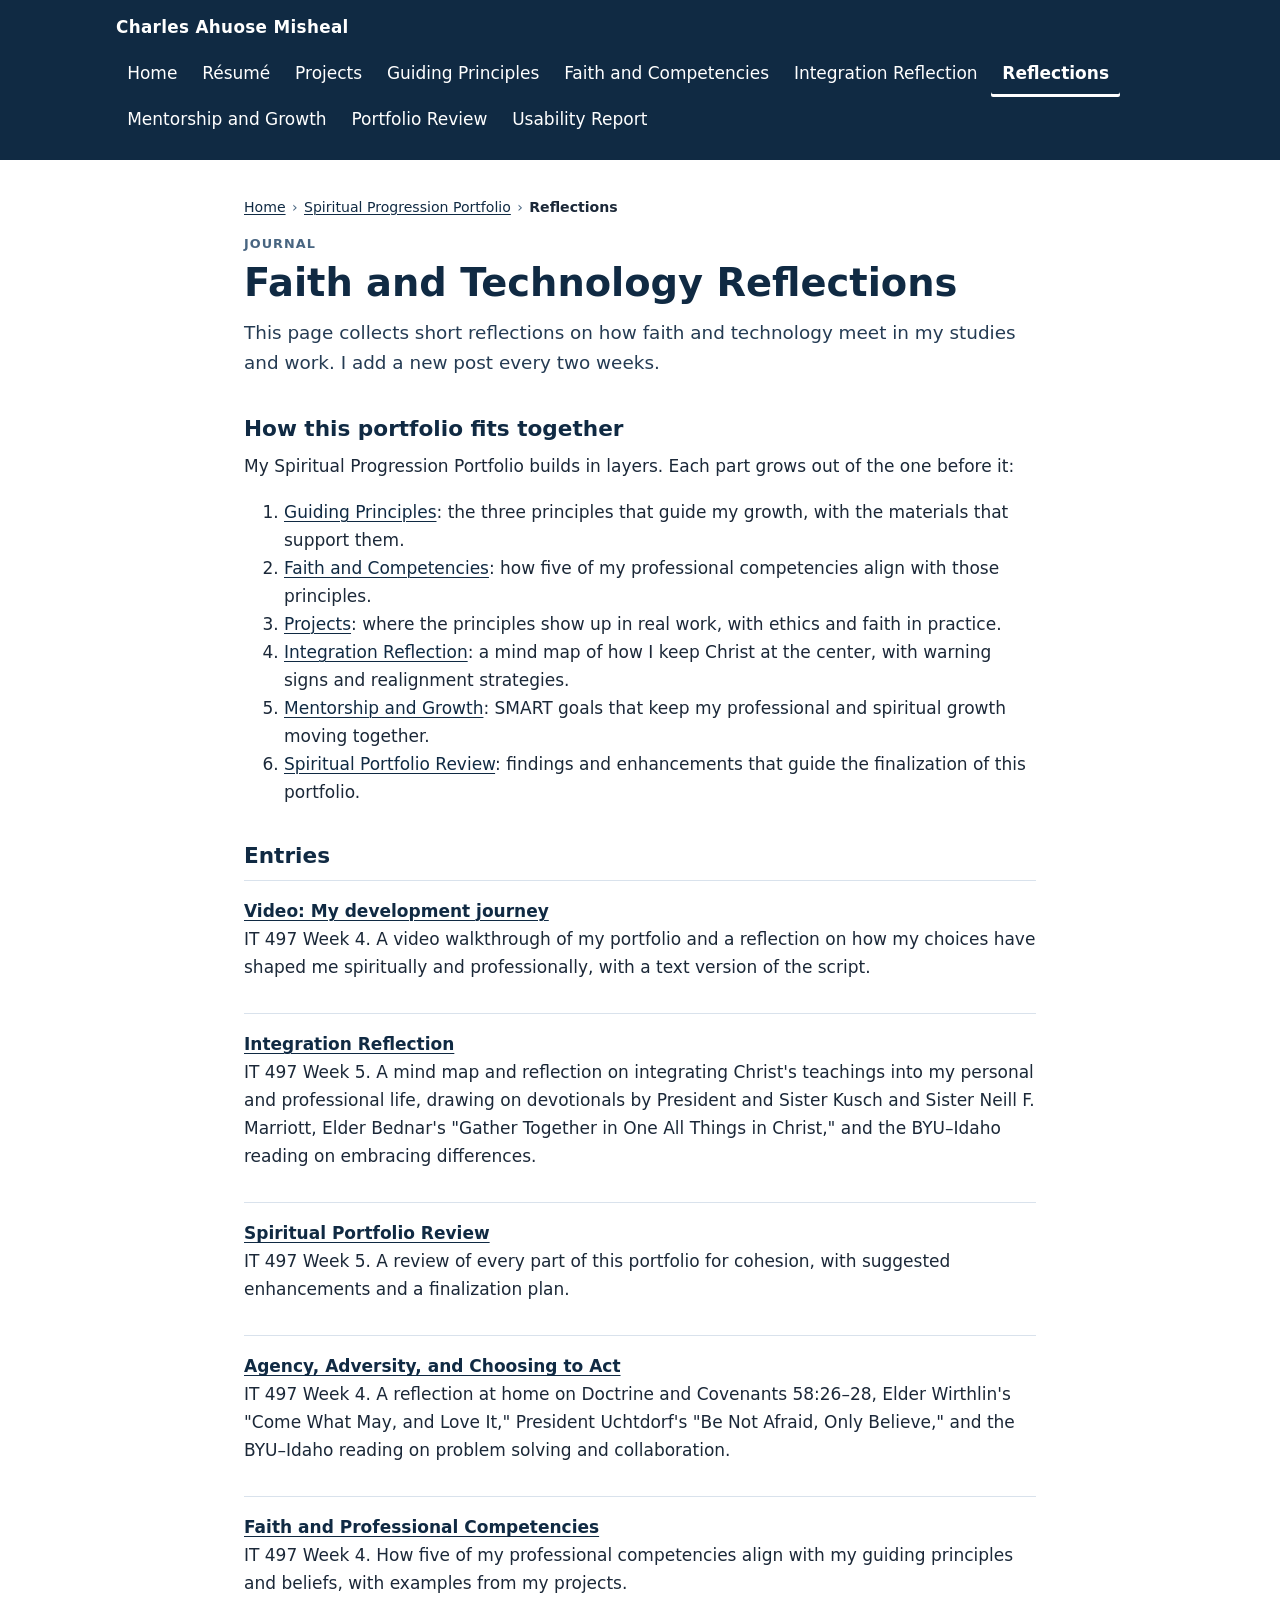
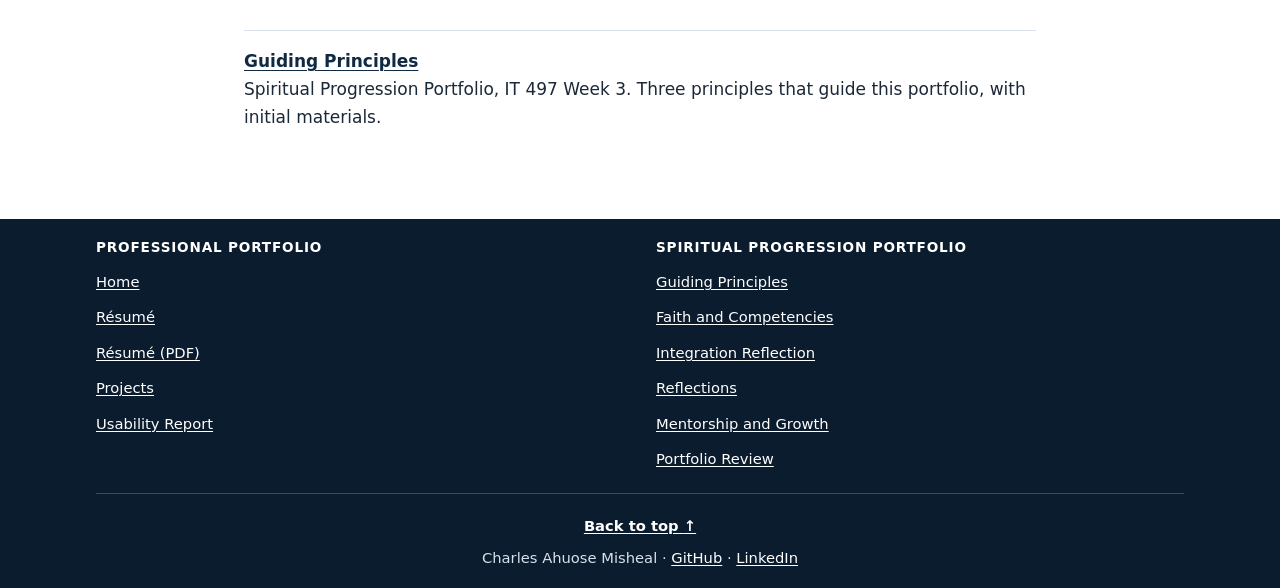
<file: reflections.html>
<!DOCTYPE html>
<html lang="en">
<head>
  <meta charset="utf-8">
  <meta name="viewport" content="width=device-width, initial-scale=1">
  <title>Faith and Technology Reflections | Charles Ahuose Misheal</title>
  <meta name="description" content="Faith and Technology Reflections by Charles Ahuose Misheal, updated every two weeks.">
  <link rel="stylesheet" href="style.css">
  <link rel="icon" href="favicon.svg" type="image/svg+xml">
  <meta name="theme-color" content="#102a43">
  <meta property="og:type" content="website">
  <meta property="og:title" content="Faith and Technology Reflections | Charles Ahuose Misheal">
  <meta property="og:description" content="Faith and Technology Reflections by Charles Ahuose Misheal, updated every two weeks.">
  <meta property="og:url" content="https://charlesmisheal.github.io/reflections.html">
  <script>document.documentElement.classList.add('js');</script>
  <script src="site.js" defer></script>
</head>
<body id="top">
  <a class="skip-link" href="#main">Skip to main content</a>
  <header class="site-header">
    <div class="header-inner">
      <a class="site-logo" href="index.html">Charles Ahuose Misheal</a>
      <button class="nav-toggle" type="button" aria-expanded="false" aria-controls="primary-menu"><span class="nav-toggle-icon" aria-hidden="true"></span>Menu</button>
      <nav class="site-nav" aria-label="Primary">
        <ul id="primary-menu">
          <li><a href="index.html">Home</a></li>
          <li><a href="resume.html">Résumé</a></li>
          <li><a href="projects.html">Projects</a></li>
          <li><a href="principles.html">Guiding Principles</a></li>
          <li><a href="alignment.html">Faith and Competencies</a></li>
          <li><a href="integration.html">Integration Reflection</a></li>
          <li><a href="reflections.html" aria-current="page">Reflections</a></li>
          <li><a href="growth.html">Mentorship and Growth</a></li>
          <li><a href="review.html">Portfolio Review</a></li>
          <li><a href="usability.html">Usability Report</a></li>
        </ul>
      </nav>
    </div>
  </header>
  <main id="main">
    <nav class="breadcrumb" aria-label="Breadcrumb">
      <ol><li><a href="index.html">Home</a></li><li><a href="reflections.html#overview">Spiritual Progression Portfolio</a></li><li><span aria-current="page">Reflections</span></li></ol>
    </nav>
    <p class="page-kicker">Journal</p>
    <h1>Faith and Technology Reflections</h1>
    <p class="lede">This page collects short reflections on how faith and technology meet in my studies and work. I add a new post every two weeks.</p>
    <section aria-labelledby="overview">
      <h2 id="overview">How this portfolio fits together</h2>
      <p>My Spiritual Progression Portfolio builds in layers. Each part grows out of the one before it:</p>
      <ol>
        <li><a href="principles.html">Guiding Principles</a>: the three principles that guide my growth, with the materials that support them.</li>
        <li><a href="alignment.html">Faith and Competencies</a>: how five of my professional competencies align with those principles.</li>
        <li><a href="projects.html">Projects</a>: where the principles show up in real work, with ethics and faith in practice.</li>
        <li><a href="integration.html">Integration Reflection</a>: a mind map of how I keep Christ at the center, with warning signs and realignment strategies.</li>
        <li><a href="growth.html">Mentorship and Growth</a>: SMART goals that keep my professional and spiritual growth moving together.</li>
        <li><a href="review.html">Spiritual Portfolio Review</a>: findings and enhancements that guide the finalization of this portfolio.</li>
      </ol>
    </section>
    <h2>Entries</h2>
    <ol class="entry-list">
      <li>
        <a href="index.html#video">Video: My development journey</a>
        <p>IT 497 Week 4. A video walkthrough of my portfolio and a reflection on how my choices have shaped me spiritually and professionally, with a text version of the script.</p>
      </li>
      <li>
        <a href="integration.html">Integration Reflection</a>
        <p>IT 497 Week 5. A mind map and reflection on integrating Christ's teachings into my personal and professional life, drawing on devotionals by President and Sister Kusch and Sister Neill F. Marriott, Elder Bednar's "Gather Together in One All Things in Christ," and the BYU–Idaho reading on embracing differences.</p>
      </li>
      <li>
        <a href="review.html">Spiritual Portfolio Review</a>
        <p>IT 497 Week 5. A review of every part of this portfolio for cohesion, with suggested enhancements and a finalization plan.</p>
      </li>
      <li>
        <a href="principles.html#week4">Agency, Adversity, and Choosing to Act</a>
        <p>IT 497 Week 4. A reflection at home on Doctrine and Covenants 58:26–28, Elder Wirthlin's "Come What May, and Love It," President Uchtdorf's "Be Not Afraid, Only Believe," and the BYU–Idaho reading on problem solving and collaboration.</p>
      </li>
      <li>
        <a href="alignment.html">Faith and Professional Competencies</a>
        <p>IT 497 Week 4. How five of my professional competencies align with my guiding principles and beliefs, with examples from my projects.</p>
      </li>
      <li>
        <a href="principles.html">Guiding Principles</a>
        <p>Spiritual Progression Portfolio, IT 497 Week 3. Three principles that guide this portfolio, with initial materials.</p>
      </li>
    </ol>
  </main>
  <footer class="site-footer">
    <nav class="footer-nav" aria-label="Footer">
      <div>
        <p class="footer-heading">Professional Portfolio</p>
        <ul>
          <li><a href="index.html">Home</a></li>
          <li><a href="resume.html">Résumé</a></li>
          <li><a href="resume.pdf">Résumé (PDF)</a></li>
          <li><a href="projects.html">Projects</a></li>
          <li><a href="usability.html">Usability Report</a></li>
        </ul>
      </div>
      <div>
        <p class="footer-heading">Spiritual Progression Portfolio</p>
        <ul>
          <li><a href="principles.html">Guiding Principles</a></li>
          <li><a href="alignment.html">Faith and Competencies</a></li>
          <li><a href="integration.html">Integration Reflection</a></li>
          <li><a href="reflections.html">Reflections</a></li>
          <li><a href="growth.html">Mentorship and Growth</a></li>
          <li><a href="review.html">Portfolio Review</a></li>
        </ul>
      </div>
    </nav>
    <p class="footer-row"><a class="back-to-top" href="#top">Back to top <span aria-hidden="true">↑</span></a></p>
    <p>Charles Ahuose Misheal · <a href="https://github.com/CharlesMisheal">GitHub</a> · <a href="https://linkedin.com/in/charlesmisheal">LinkedIn</a></p>
  </footer>
</body>
</html>
</file>
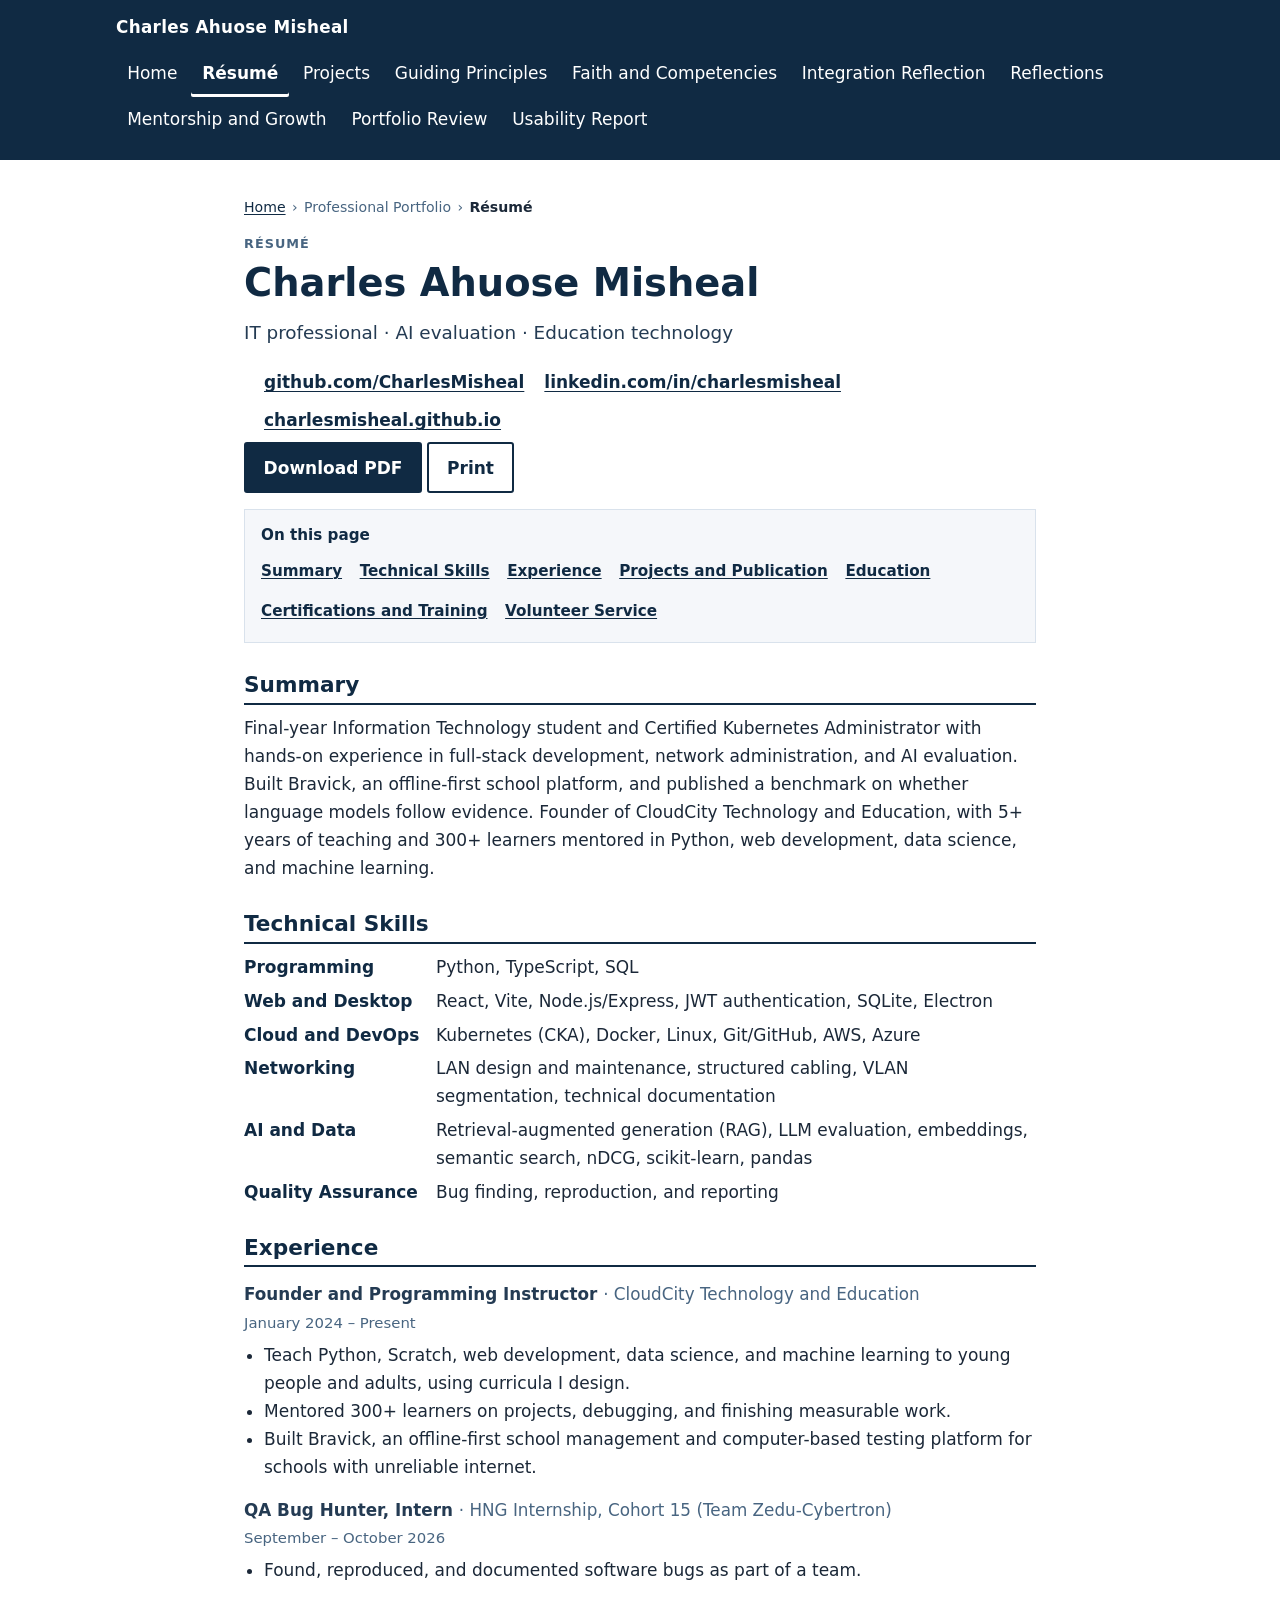
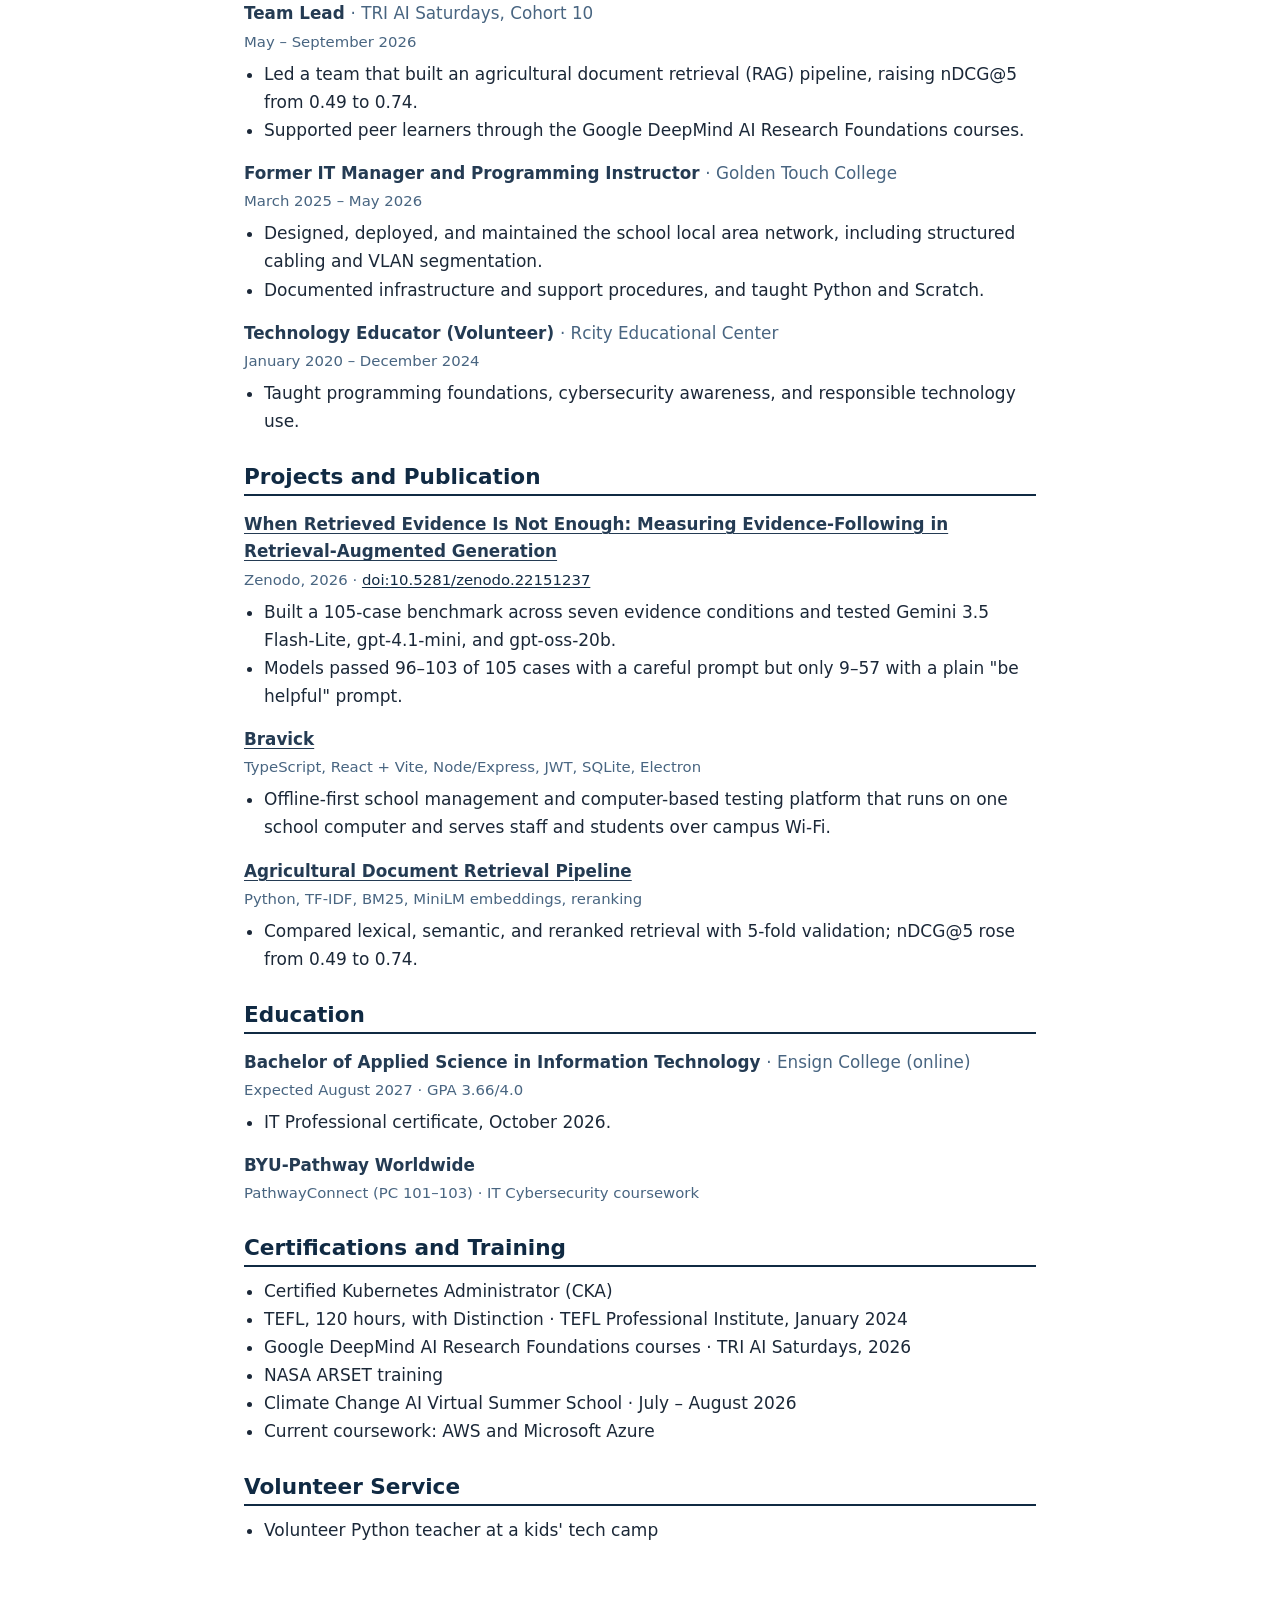
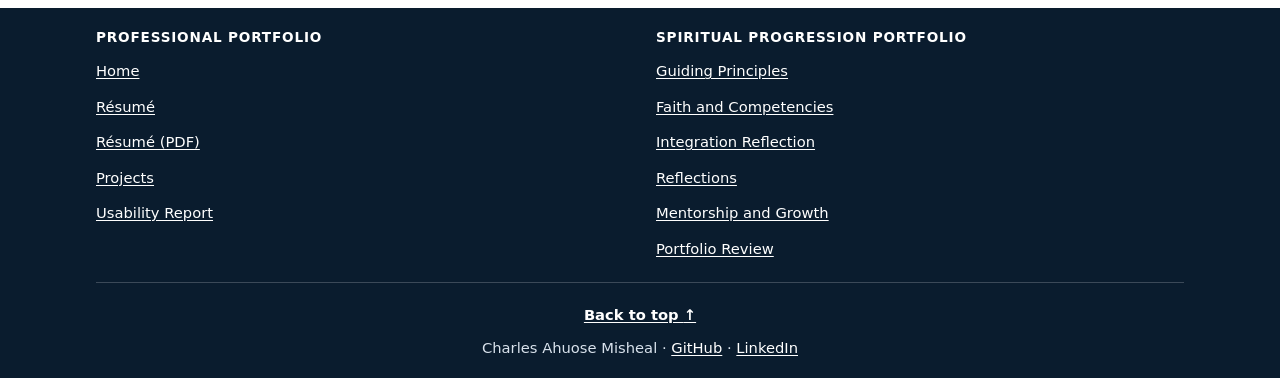
<file: resume.html>
<!DOCTYPE html>
<html lang="en">
<head>
  <meta charset="utf-8">
  <meta name="viewport" content="width=device-width, initial-scale=1">
  <title>Résumé | Charles Ahuose Misheal</title>
  <meta name="description" content="Résumé of Charles Ahuose Misheal: Information Technology, Kubernetes (CKA), full-stack development, networking, and AI evaluation.">
  <link rel="stylesheet" href="style.css">
  <link rel="icon" href="favicon.svg" type="image/svg+xml">
  <meta name="theme-color" content="#102a43">
  <meta property="og:type" content="website">
  <meta property="og:title" content="Résumé | Charles Ahuose Misheal">
  <meta property="og:description" content="Résumé of Charles Ahuose Misheal: Information Technology, Kubernetes (CKA), full-stack development, networking, and AI evaluation.">
  <meta property="og:url" content="https://charlesmisheal.github.io/resume.html">
  <script>document.documentElement.classList.add('js');</script>
  <script src="site.js" defer></script>
</head>
<body id="top">
  <a class="skip-link" href="#main">Skip to main content</a>
  <header class="site-header">
    <div class="header-inner">
      <a class="site-logo" href="index.html">Charles Ahuose Misheal</a>
      <button class="nav-toggle" type="button" aria-expanded="false" aria-controls="primary-menu"><span class="nav-toggle-icon" aria-hidden="true"></span>Menu</button>
      <nav class="site-nav" aria-label="Primary">
        <ul id="primary-menu">
          <li><a href="index.html">Home</a></li>
          <li><a href="resume.html" aria-current="page">Résumé</a></li>
          <li><a href="projects.html">Projects</a></li>
          <li><a href="principles.html">Guiding Principles</a></li>
          <li><a href="alignment.html">Faith and Competencies</a></li>
          <li><a href="integration.html">Integration Reflection</a></li>
          <li><a href="reflections.html">Reflections</a></li>
          <li><a href="growth.html">Mentorship and Growth</a></li>
          <li><a href="review.html">Portfolio Review</a></li>
          <li><a href="usability.html">Usability Report</a></li>
        </ul>
      </nav>
    </div>
  </header>
  <main id="main" class="resume">
    <nav class="breadcrumb" aria-label="Breadcrumb">
      <ol><li><a href="index.html">Home</a></li><li>Professional Portfolio</li><li><span aria-current="page">Résumé</span></li></ol>
    </nav>
    <header class="resume-head">
      <p class="page-kicker">Résumé</p>
      <h1>Charles Ahuose Misheal</h1>
      <p class="lede">IT professional · AI evaluation · Education technology</p>
      <ul class="links resume-contact">
        <li><a href="https://github.com/CharlesMisheal">github.com/CharlesMisheal</a></li>
        <li><a href="https://linkedin.com/in/charlesmisheal">linkedin.com/in/charlesmisheal</a></li>
        <li><a href="https://charlesmisheal.github.io">charlesmisheal.github.io</a></li>
      </ul>
      <p class="no-print"><a class="button" href="resume.pdf" download>Download PDF</a> <button class="button button-secondary" type="button" onclick="window.print()">Print</button></p>
    </header>
    <nav class="page-toc" aria-label="On this page">
      <p class="toc-title">On this page</p>
      <ul>
        <li><a href="#r-summary">Summary</a></li>
        <li><a href="#r-skills">Technical Skills</a></li>
        <li><a href="#r-experience">Experience</a></li>
        <li><a href="#r-projects">Projects and Publication</a></li>
        <li><a href="#r-education">Education</a></li>
        <li><a href="#r-certs">Certifications and Training</a></li>
        <li><a href="#r-volunteer">Volunteer Service</a></li>
      </ul>
    </nav>

    <section aria-labelledby="r-summary">
      <h2 id="r-summary">Summary</h2>
      <p>Final-year Information Technology student and Certified Kubernetes Administrator with hands-on experience in full-stack development, network administration, and AI evaluation. Built Bravick, an offline-first school platform, and published a benchmark on whether language models follow evidence. Founder of CloudCity Technology and Education, with 5+ years of teaching and 300+ learners mentored in Python, web development, data science, and machine learning.</p>
    </section>

    <section aria-labelledby="r-skills">
      <h2 id="r-skills">Technical Skills</h2>
      <dl class="resume-skills">
        <dt>Programming</dt><dd>Python, TypeScript, SQL</dd>
        <dt>Web and Desktop</dt><dd>React, Vite, Node.js/Express, JWT authentication, SQLite, Electron</dd>
        <dt>Cloud and DevOps</dt><dd>Kubernetes (CKA), Docker, Linux, Git/GitHub, AWS, Azure</dd>
        <dt>Networking</dt><dd>LAN design and maintenance, structured cabling, VLAN segmentation, technical documentation</dd>
        <dt>AI and Data</dt><dd>Retrieval-augmented generation (RAG), LLM evaluation, embeddings, semantic search, nDCG, scikit-learn, pandas</dd>
        <dt>Quality Assurance</dt><dd>Bug finding, reproduction, and reporting</dd>
      </dl>
    </section>

    <section aria-labelledby="r-experience">
      <h2 id="r-experience">Experience</h2>
      <div class="r-item">
        <h3>Founder and Programming Instructor <span class="r-org">· CloudCity Technology and Education</span></h3>
        <p class="r-date">January 2024 – Present</p>
        <ul>
          <li>Teach Python, Scratch, web development, data science, and machine learning to young people and adults, using curricula I design.</li>
          <li>Mentored 300+ learners on projects, debugging, and finishing measurable work.</li>
          <li>Built Bravick, an offline-first school management and computer-based testing platform for schools with unreliable internet.</li>
        </ul>
      </div>
      <div class="r-item">
        <h3>QA Bug Hunter, Intern <span class="r-org">· HNG Internship, Cohort 15 (Team Zedu-Cybertron)</span></h3>
        <p class="r-date">September – October 2026</p>
        <ul>
          <li>Found, reproduced, and documented software bugs as part of a team.</li>
        </ul>
      </div>
      <div class="r-item">
        <h3>Team Lead <span class="r-org">· TRI AI Saturdays, Cohort 10</span></h3>
        <p class="r-date">May – September 2026</p>
        <ul>
          <li>Led a team that built an agricultural document retrieval (RAG) pipeline, raising nDCG@5 from 0.49 to 0.74.</li>
          <li>Supported peer learners through the Google DeepMind AI Research Foundations courses.</li>
        </ul>
      </div>
      <div class="r-item">
        <h3>Former IT Manager and Programming Instructor <span class="r-org">· Golden Touch College</span></h3>
        <p class="r-date">March 2025 – May 2026</p>
        <ul>
          <li>Designed, deployed, and maintained the school local area network, including structured cabling and VLAN segmentation.</li>
          <li>Documented infrastructure and support procedures, and taught Python and Scratch.</li>
        </ul>
      </div>
      <div class="r-item">
        <h3>Technology Educator (Volunteer) <span class="r-org">· Rcity Educational Center</span></h3>
        <p class="r-date">January 2020 – December 2024</p>
        <ul>
          <li>Taught programming foundations, cybersecurity awareness, and responsible technology use.</li>
        </ul>
      </div>
    </section>

    <section aria-labelledby="r-projects">
      <h2 id="r-projects">Projects and Publication</h2>
      <div class="r-item">
        <h3><a href="projects.html#evidence-following">When Retrieved Evidence Is Not Enough: Measuring Evidence-Following in Retrieval-Augmented Generation</a></h3>
        <p class="r-date">Zenodo, 2026 · <a href="https://doi.org/10.5281/zenodo.22151237">doi:10.5281/zenodo.22151237</a></p>
        <ul>
          <li>Built a 105-case benchmark across seven evidence conditions and tested Gemini 3.5 Flash-Lite, gpt-4.1-mini, and gpt-oss-20b.</li>
          <li>Models passed 96–103 of 105 cases with a careful prompt but only 9–57 with a plain "be helpful" prompt.</li>
        </ul>
      </div>
      <div class="r-item">
        <h3><a href="projects.html#bravick">Bravick</a></h3>
        <p class="r-date">TypeScript, React + Vite, Node/Express, JWT, SQLite, Electron</p>
        <ul>
          <li>Offline-first school management and computer-based testing platform that runs on one school computer and serves staff and students over campus Wi‑Fi.</li>
        </ul>
      </div>
      <div class="r-item">
        <h3><a href="projects.html#retrieval">Agricultural Document Retrieval Pipeline</a></h3>
        <p class="r-date">Python, TF-IDF, BM25, MiniLM embeddings, reranking</p>
        <ul>
          <li>Compared lexical, semantic, and reranked retrieval with 5-fold validation; nDCG@5 rose from 0.49 to 0.74.</li>
        </ul>
      </div>
    </section>

    <section aria-labelledby="r-education">
      <h2 id="r-education">Education</h2>
      <div class="r-item">
        <h3>Bachelor of Applied Science in Information Technology <span class="r-org">· Ensign College (online)</span></h3>
        <p class="r-date">Expected August 2027 · GPA 3.66/4.0</p>
        <ul>
          <li>IT Professional certificate, October 2026.</li>
        </ul>
      </div>
      <div class="r-item">
        <h3>BYU-Pathway Worldwide</h3>
        <p class="r-date">PathwayConnect (PC 101–103) · IT Cybersecurity coursework</p>
      </div>
    </section>

    <section aria-labelledby="r-certs">
      <h2 id="r-certs">Certifications and Training</h2>
      <ul>
        <li>Certified Kubernetes Administrator (CKA)</li>
        <li>TEFL, 120 hours, with Distinction · TEFL Professional Institute, January 2024</li>
        <li>Google DeepMind AI Research Foundations courses · TRI AI Saturdays, 2026</li>
        <li>NASA ARSET training</li>
        <li>Climate Change AI Virtual Summer School · July – August 2026</li>
        <li>Current coursework: AWS and Microsoft Azure</li>
      </ul>
    </section>

    <section aria-labelledby="r-volunteer">
      <h2 id="r-volunteer">Volunteer Service</h2>
      <ul>
        <li>Volunteer Python teacher at a kids' tech camp</li>
      </ul>
    </section>
  </main>
  <footer class="site-footer">
    <nav class="footer-nav" aria-label="Footer">
      <div>
        <p class="footer-heading">Professional Portfolio</p>
        <ul>
          <li><a href="index.html">Home</a></li>
          <li><a href="resume.html">Résumé</a></li>
          <li><a href="resume.pdf">Résumé (PDF)</a></li>
          <li><a href="projects.html">Projects</a></li>
          <li><a href="usability.html">Usability Report</a></li>
        </ul>
      </div>
      <div>
        <p class="footer-heading">Spiritual Progression Portfolio</p>
        <ul>
          <li><a href="principles.html">Guiding Principles</a></li>
          <li><a href="alignment.html">Faith and Competencies</a></li>
          <li><a href="integration.html">Integration Reflection</a></li>
          <li><a href="reflections.html">Reflections</a></li>
          <li><a href="growth.html">Mentorship and Growth</a></li>
          <li><a href="review.html">Portfolio Review</a></li>
        </ul>
      </div>
    </nav>
    <p class="footer-row"><a class="back-to-top" href="#top">Back to top <span aria-hidden="true">↑</span></a></p>
    <p>Charles Ahuose Misheal · <a href="https://github.com/CharlesMisheal">GitHub</a> · <a href="https://linkedin.com/in/charlesmisheal">LinkedIn</a></p>
  </footer>
</body>
</html>
</file>
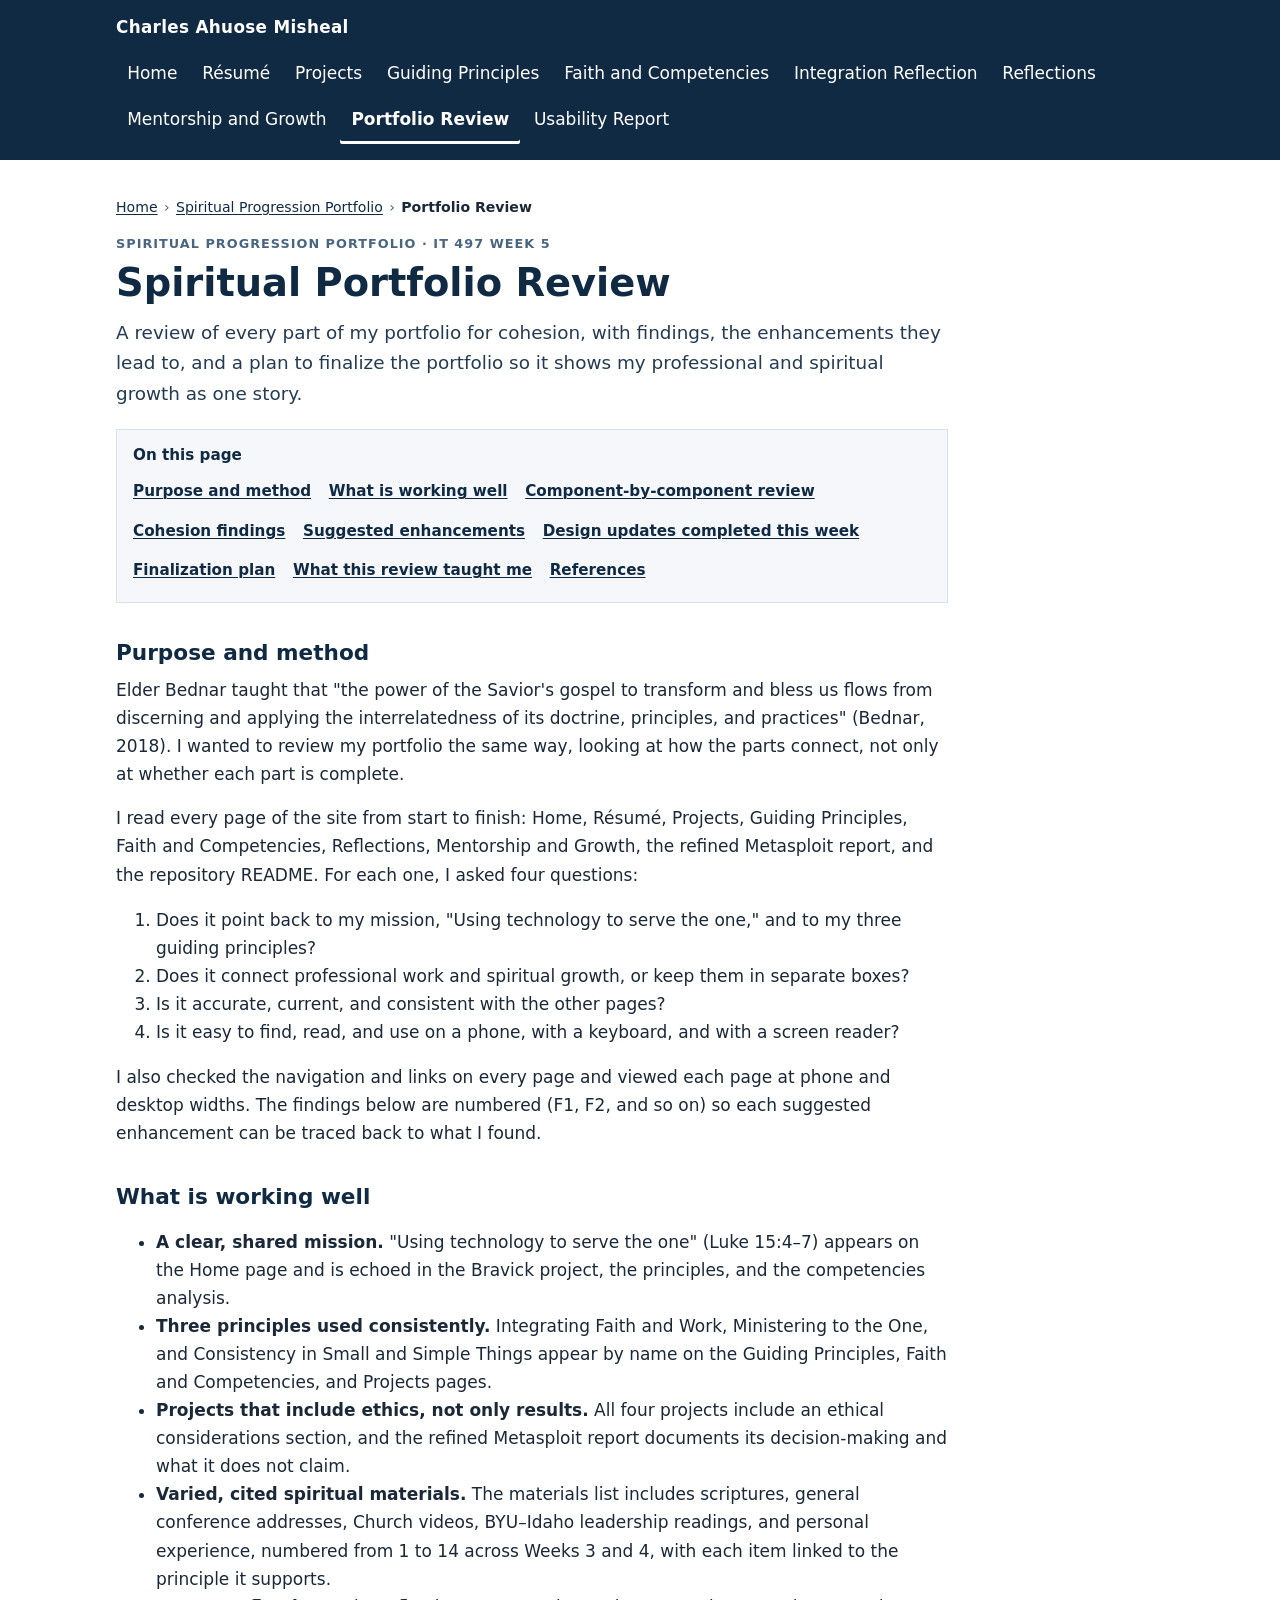
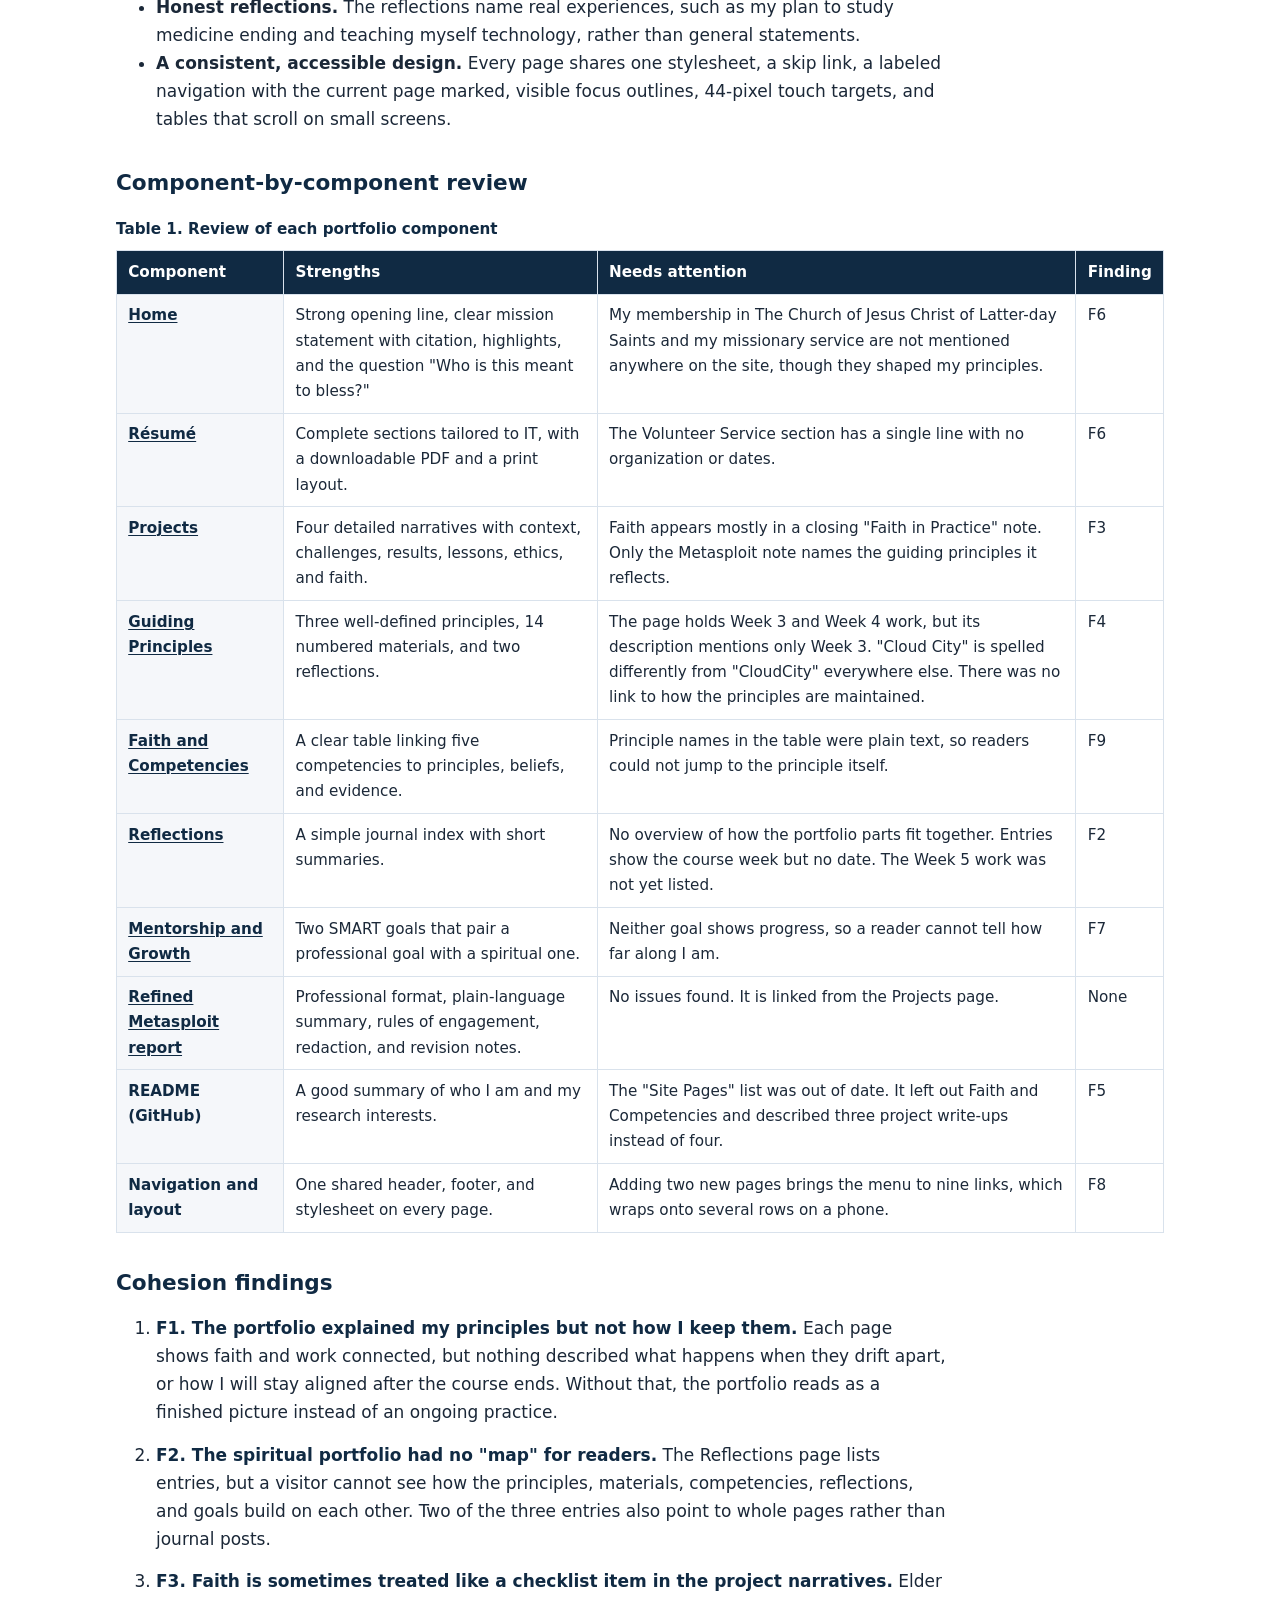
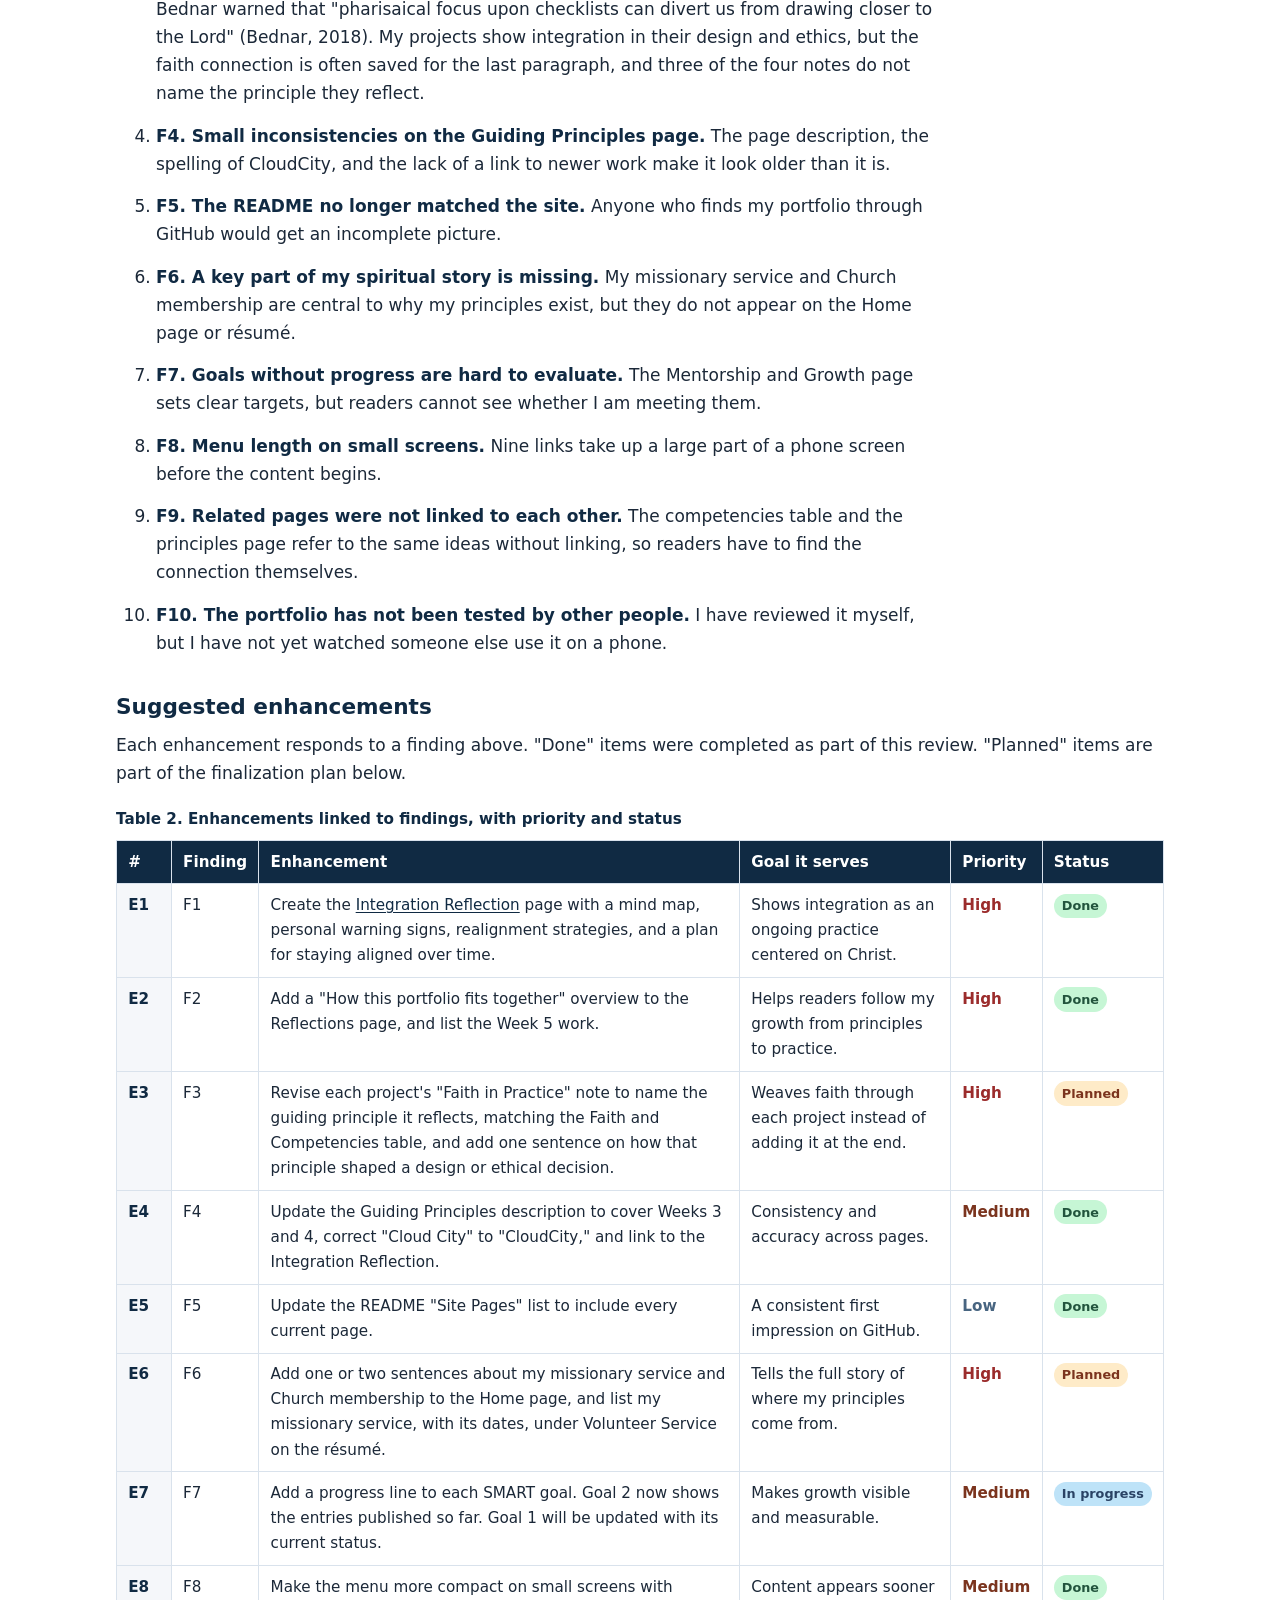
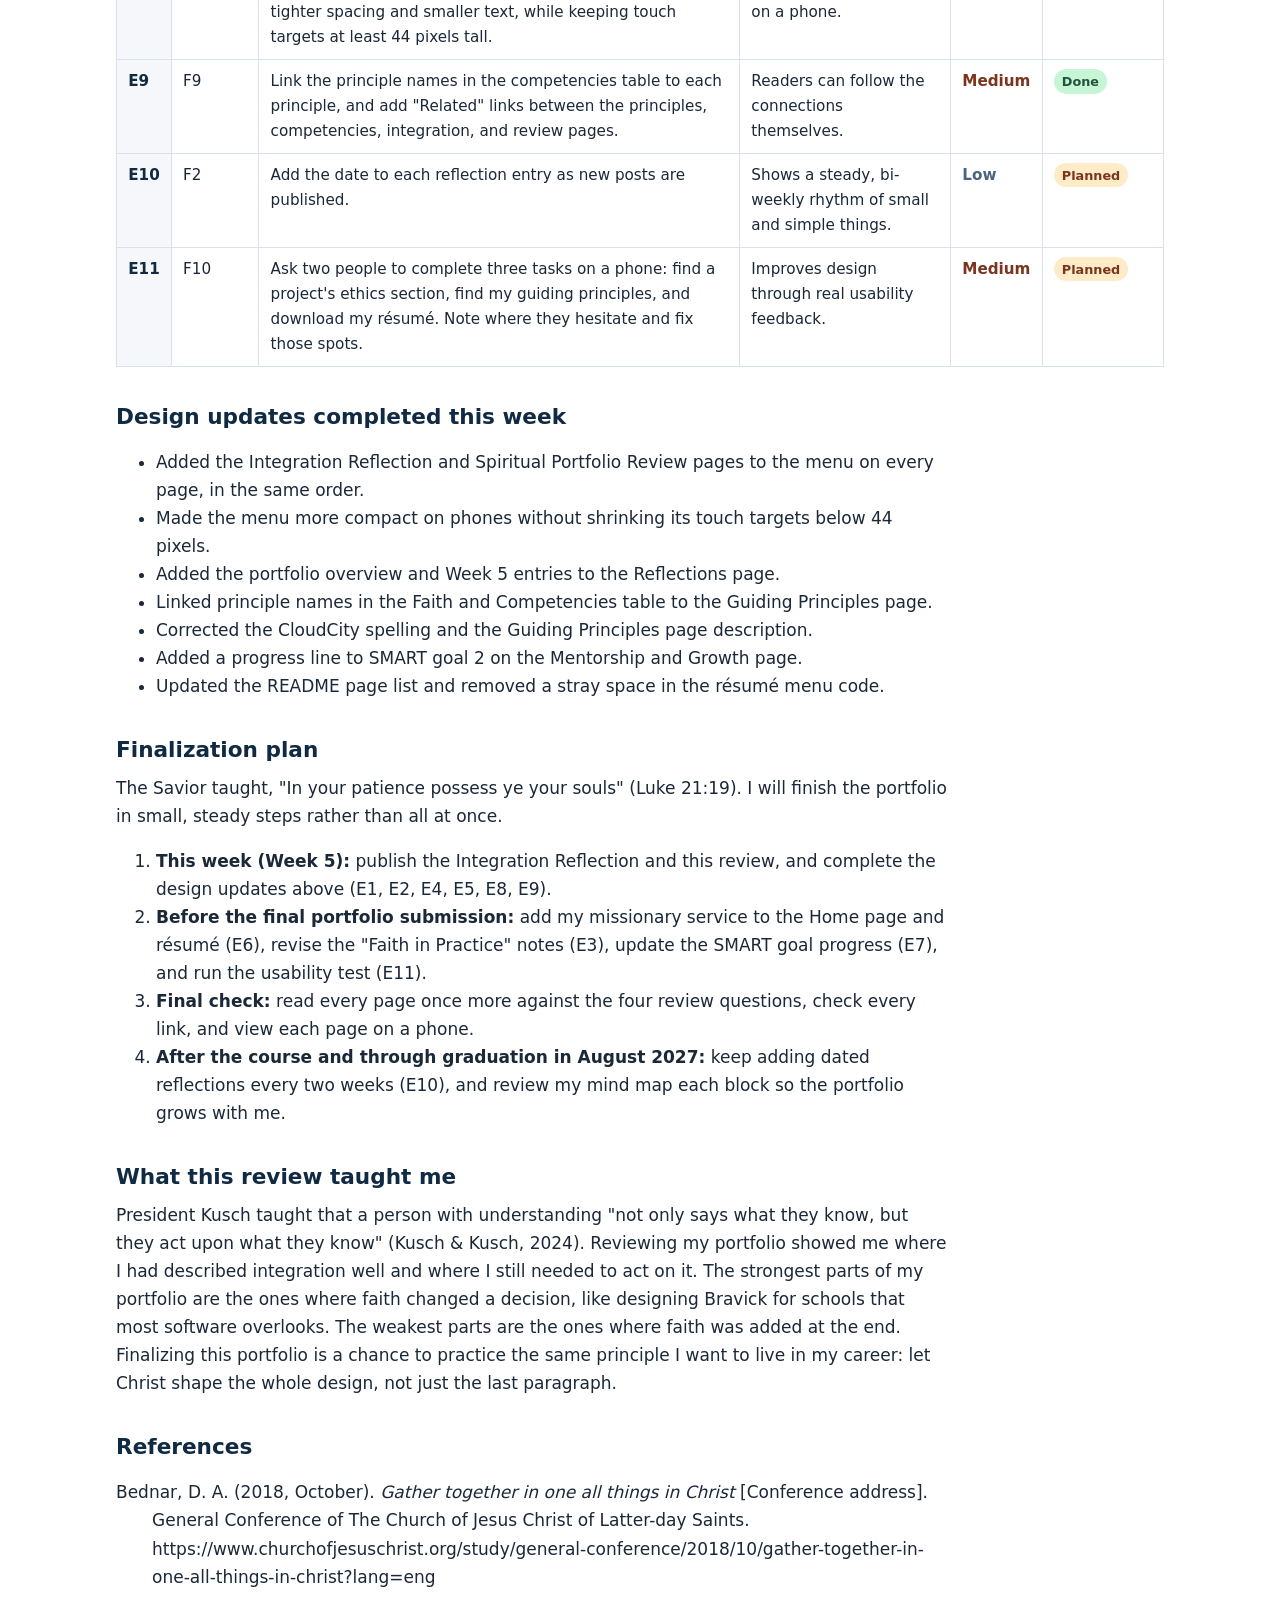
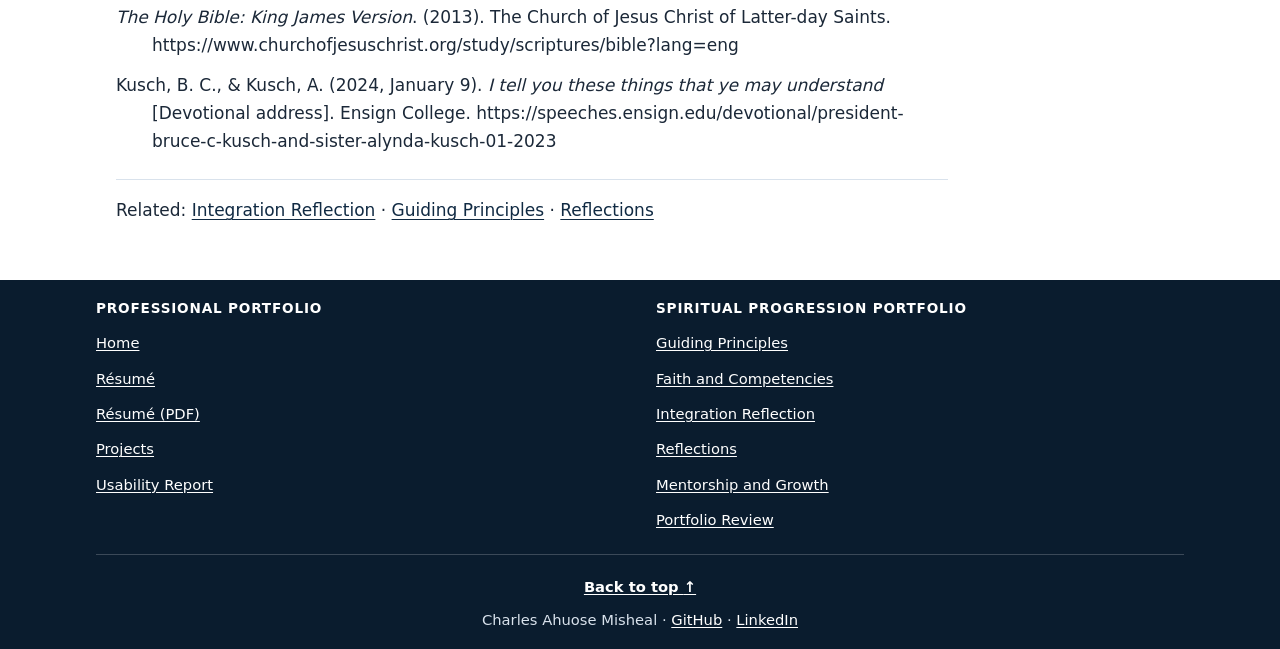
<file: review.html>
<!DOCTYPE html>
<html lang="en">
<head>
  <meta charset="utf-8">
  <meta name="viewport" content="width=device-width, initial-scale=1">
  <title>Spiritual Portfolio Review | Charles Ahuose Misheal</title>
  <meta name="description" content="A review of the Spiritual Progression Portfolio of Charles Ahuose Misheal, with findings, suggested enhancements, and a finalization plan. IT 497 Week 5.">
  <link rel="stylesheet" href="style.css">
  <link rel="icon" href="favicon.svg" type="image/svg+xml">
  <meta name="theme-color" content="#102a43">
  <meta property="og:type" content="website">
  <meta property="og:title" content="Spiritual Portfolio Review | Charles Ahuose Misheal">
  <meta property="og:description" content="A review of the Spiritual Progression Portfolio of Charles Ahuose Misheal, with findings, suggested enhancements, and a finalization plan. IT 497 Week 5.">
  <meta property="og:url" content="https://charlesmisheal.github.io/review.html">
  <script>document.documentElement.classList.add('js');</script>
  <script src="site.js" defer></script>
</head>
<body id="top">
  <a class="skip-link" href="#main">Skip to main content</a>
  <header class="site-header">
    <div class="header-inner">
      <a class="site-logo" href="index.html">Charles Ahuose Misheal</a>
      <button class="nav-toggle" type="button" aria-expanded="false" aria-controls="primary-menu"><span class="nav-toggle-icon" aria-hidden="true"></span>Menu</button>
      <nav class="site-nav" aria-label="Primary">
        <ul id="primary-menu">
          <li><a href="index.html">Home</a></li>
          <li><a href="resume.html">Résumé</a></li>
          <li><a href="projects.html">Projects</a></li>
          <li><a href="principles.html">Guiding Principles</a></li>
          <li><a href="alignment.html">Faith and Competencies</a></li>
          <li><a href="integration.html">Integration Reflection</a></li>
          <li><a href="reflections.html">Reflections</a></li>
          <li><a href="growth.html">Mentorship and Growth</a></li>
          <li><a href="review.html" aria-current="page">Portfolio Review</a></li>
          <li><a href="usability.html">Usability Report</a></li>
        </ul>
      </nav>
    </div>
  </header>
  <main id="main" class="wide">
    <nav class="breadcrumb" aria-label="Breadcrumb">
      <ol><li><a href="index.html">Home</a></li><li><a href="reflections.html#overview">Spiritual Progression Portfolio</a></li><li><span aria-current="page">Portfolio Review</span></li></ol>
    </nav>
    <p class="page-kicker">Spiritual Progression Portfolio · IT 497 Week 5</p>
    <h1>Spiritual Portfolio Review</h1>
    <div class="prose">
      <p class="lede">A review of every part of my portfolio for cohesion, with findings, the enhancements they lead to, and a plan to finalize the portfolio so it shows my professional and spiritual growth as one story.</p>
    <nav class="page-toc" aria-label="On this page">
      <p class="toc-title">On this page</p>
      <ul>
        <li><a href="#purpose">Purpose and method</a></li>
        <li><a href="#strengths">What is working well</a></li>
        <li><a href="#components">Component-by-component review</a></li>
        <li><a href="#findings">Cohesion findings</a></li>
        <li><a href="#enhancements">Suggested enhancements</a></li>
        <li><a href="#completed">Design updates completed this week</a></li>
        <li><a href="#plan">Finalization plan</a></li>
        <li><a href="#learned">What this review taught me</a></li>
        <li><a href="#refs">References</a></li>
      </ul>
    </nav>

      <section aria-labelledby="purpose">
        <h2 id="purpose">Purpose and method</h2>
        <p>Elder Bednar taught that "the power of the Savior's gospel to transform and bless us flows from discerning and applying the interrelatedness of its doctrine, principles, and practices" (Bednar, 2018). I wanted to review my portfolio the same way, looking at how the parts connect, not only at whether each part is complete.</p>
        <p>I read every page of the site from start to finish: Home, Résumé, Projects, Guiding Principles, Faith and Competencies, Reflections, Mentorship and Growth, the refined Metasploit report, and the repository README. For each one, I asked four questions:</p>
        <ol>
          <li>Does it point back to my mission, "Using technology to serve the one," and to my three guiding principles?</li>
          <li>Does it connect professional work and spiritual growth, or keep them in separate boxes?</li>
          <li>Is it accurate, current, and consistent with the other pages?</li>
          <li>Is it easy to find, read, and use on a phone, with a keyboard, and with a screen reader?</li>
        </ol>
        <p>I also checked the navigation and links on every page and viewed each page at phone and desktop widths. The findings below are numbered (F1, F2, and so on) so each suggested enhancement can be traced back to what I found.</p>
      </section>

      <section aria-labelledby="strengths">
        <h2 id="strengths">What is working well</h2>
        <ul>
          <li><strong>A clear, shared mission.</strong> "Using technology to serve the one" (Luke 15:4–7) appears on the Home page and is echoed in the Bravick project, the principles, and the competencies analysis.</li>
          <li><strong>Three principles used consistently.</strong> Integrating Faith and Work, Ministering to the One, and Consistency in Small and Simple Things appear by name on the Guiding Principles, Faith and Competencies, and Projects pages.</li>
          <li><strong>Projects that include ethics, not only results.</strong> All four projects include an ethical considerations section, and the refined Metasploit report documents its decision-making and what it does not claim.</li>
          <li><strong>Varied, cited spiritual materials.</strong> The materials list includes scriptures, general conference addresses, Church videos, BYU–Idaho leadership readings, and personal experience, numbered from 1 to 14 across Weeks 3 and 4, with each item linked to the principle it supports.</li>
          <li><strong>Honest reflections.</strong> The reflections name real experiences, such as my plan to study medicine ending and teaching myself technology, rather than general statements.</li>
          <li><strong>A consistent, accessible design.</strong> Every page shares one stylesheet, a skip link, a labeled navigation with the current page marked, visible focus outlines, 44-pixel touch targets, and tables that scroll on small screens.</li>
        </ul>
      </section>
    </div>

    <section aria-labelledby="components">
      <h2 id="components">Component-by-component review</h2>
      <section class="table-wrap" tabindex="0" aria-label="Table 1. Review of each portfolio component">
        <table class="align-table">
          <caption>Table 1. Review of each portfolio component</caption>
          <thead><tr><th scope="col">Component</th><th scope="col">Strengths</th><th scope="col">Needs attention</th><th scope="col">Finding</th></tr></thead>
          <tbody>
            <tr><th scope="row"><a href="index.html">Home</a></th><td>Strong opening line, clear mission statement with citation, highlights, and the question "Who is this meant to bless?"</td><td>My membership in The Church of Jesus Christ of Latter-day Saints and my missionary service are not mentioned anywhere on the site, though they shaped my principles.</td><td>F6</td></tr>
            <tr><th scope="row"><a href="resume.html">Résumé</a></th><td>Complete sections tailored to IT, with a downloadable PDF and a print layout.</td><td>The Volunteer Service section has a single line with no organization or dates.</td><td>F6</td></tr>
            <tr><th scope="row"><a href="projects.html">Projects</a></th><td>Four detailed narratives with context, challenges, results, lessons, ethics, and faith.</td><td>Faith appears mostly in a closing "Faith in Practice" note. Only the Metasploit note names the guiding principles it reflects.</td><td>F3</td></tr>
            <tr><th scope="row"><a href="principles.html">Guiding Principles</a></th><td>Three well-defined principles, 14 numbered materials, and two reflections.</td><td>The page holds Week 3 and Week 4 work, but its description mentions only Week 3. "Cloud City" is spelled differently from "CloudCity" everywhere else. There was no link to how the principles are maintained.</td><td>F4</td></tr>
            <tr><th scope="row"><a href="alignment.html">Faith and Competencies</a></th><td>A clear table linking five competencies to principles, beliefs, and evidence.</td><td>Principle names in the table were plain text, so readers could not jump to the principle itself.</td><td>F9</td></tr>
            <tr><th scope="row"><a href="reflections.html">Reflections</a></th><td>A simple journal index with short summaries.</td><td>No overview of how the portfolio parts fit together. Entries show the course week but no date. The Week 5 work was not yet listed.</td><td>F2</td></tr>
            <tr><th scope="row"><a href="growth.html">Mentorship and Growth</a></th><td>Two SMART goals that pair a professional goal with a spiritual one.</td><td>Neither goal shows progress, so a reader cannot tell how far along I am.</td><td>F7</td></tr>
            <tr><th scope="row"><a href="docs/Project8_Metasploit_Refined.pdf">Refined Metasploit report</a></th><td>Professional format, plain-language summary, rules of engagement, redaction, and revision notes.</td><td>No issues found. It is linked from the Projects page.</td><td>None</td></tr>
            <tr><th scope="row">README (GitHub)</th><td>A good summary of who I am and my research interests.</td><td>The "Site Pages" list was out of date. It left out Faith and Competencies and described three project write-ups instead of four.</td><td>F5</td></tr>
            <tr><th scope="row">Navigation and layout</th><td>One shared header, footer, and stylesheet on every page.</td><td>Adding two new pages brings the menu to nine links, which wraps onto several rows on a phone.</td><td>F8</td></tr>
          </tbody>
        </table>
      </section>
    </section>

    <div class="prose">
      <section aria-labelledby="findings">
        <h2 id="findings">Cohesion findings</h2>
        <ol class="finding-list">
          <li><span class="finding-id">F1. The portfolio explained my principles but not how I keep them.</span> Each page shows faith and work connected, but nothing described what happens when they drift apart, or how I will stay aligned after the course ends. Without that, the portfolio reads as a finished picture instead of an ongoing practice.</li>
          <li><span class="finding-id">F2. The spiritual portfolio had no "map" for readers.</span> The Reflections page lists entries, but a visitor cannot see how the principles, materials, competencies, reflections, and goals build on each other. Two of the three entries also point to whole pages rather than journal posts.</li>
          <li><span class="finding-id">F3. Faith is sometimes treated like a checklist item in the project narratives.</span> Elder Bednar warned that "pharisaical focus upon checklists can divert us from drawing closer to the Lord" (Bednar, 2018). My projects show integration in their design and ethics, but the faith connection is often saved for the last paragraph, and three of the four notes do not name the principle they reflect.</li>
          <li><span class="finding-id">F4. Small inconsistencies on the Guiding Principles page.</span> The page description, the spelling of CloudCity, and the lack of a link to newer work make it look older than it is.</li>
          <li><span class="finding-id">F5. The README no longer matched the site.</span> Anyone who finds my portfolio through GitHub would get an incomplete picture.</li>
          <li><span class="finding-id">F6. A key part of my spiritual story is missing.</span> My missionary service and Church membership are central to why my principles exist, but they do not appear on the Home page or résumé.</li>
          <li><span class="finding-id">F7. Goals without progress are hard to evaluate.</span> The Mentorship and Growth page sets clear targets, but readers cannot see whether I am meeting them.</li>
          <li><span class="finding-id">F8. Menu length on small screens.</span> Nine links take up a large part of a phone screen before the content begins.</li>
          <li><span class="finding-id">F9. Related pages were not linked to each other.</span> The competencies table and the principles page refer to the same ideas without linking, so readers have to find the connection themselves.</li>
          <li><span class="finding-id">F10. The portfolio has not been tested by other people.</span> I have reviewed it myself, but I have not yet watched someone else use it on a phone.</li>
        </ol>
      </section>
    </div>

    <section aria-labelledby="enhancements">
      <h2 id="enhancements">Suggested enhancements</h2>
      <p>Each enhancement responds to a finding above. "Done" items were completed as part of this review. "Planned" items are part of the finalization plan below.</p>
      <section class="table-wrap" tabindex="0" aria-label="Table 2. Enhancements linked to findings, with priority and status">
        <table class="align-table">
          <caption>Table 2. Enhancements linked to findings, with priority and status</caption>
          <thead><tr><th scope="col">#</th><th scope="col">Finding</th><th scope="col">Enhancement</th><th scope="col">Goal it serves</th><th scope="col">Priority</th><th scope="col">Status</th></tr></thead>
          <tbody>
            <tr><th scope="row">E1</th><td>F1</td><td>Create the <a href="integration.html">Integration Reflection</a> page with a mind map, personal warning signs, realignment strategies, and a plan for staying aligned over time.</td><td>Shows integration as an ongoing practice centered on Christ.</td><td><span class="priority-high">High</span></td><td><span class="status status-done">Done</span></td></tr>
            <tr><th scope="row">E2</th><td>F2</td><td>Add a "How this portfolio fits together" overview to the Reflections page, and list the Week 5 work.</td><td>Helps readers follow my growth from principles to practice.</td><td><span class="priority-high">High</span></td><td><span class="status status-done">Done</span></td></tr>
            <tr><th scope="row">E3</th><td>F3</td><td>Revise each project's "Faith in Practice" note to name the guiding principle it reflects, matching the Faith and Competencies table, and add one sentence on how that principle shaped a design or ethical decision.</td><td>Weaves faith through each project instead of adding it at the end.</td><td><span class="priority-high">High</span></td><td><span class="status status-planned">Planned</span></td></tr>
            <tr><th scope="row">E4</th><td>F4</td><td>Update the Guiding Principles description to cover Weeks 3 and 4, correct "Cloud City" to "CloudCity," and link to the Integration Reflection.</td><td>Consistency and accuracy across pages.</td><td><span class="priority-medium">Medium</span></td><td><span class="status status-done">Done</span></td></tr>
            <tr><th scope="row">E5</th><td>F5</td><td>Update the README "Site Pages" list to include every current page.</td><td>A consistent first impression on GitHub.</td><td><span class="priority-low">Low</span></td><td><span class="status status-done">Done</span></td></tr>
            <tr><th scope="row">E6</th><td>F6</td><td>Add one or two sentences about my missionary service and Church membership to the Home page, and list my missionary service, with its dates, under Volunteer Service on the résumé.</td><td>Tells the full story of where my principles come from.</td><td><span class="priority-high">High</span></td><td><span class="status status-planned">Planned</span></td></tr>
            <tr><th scope="row">E7</th><td>F7</td><td>Add a progress line to each SMART goal. Goal 2 now shows the entries published so far. Goal 1 will be updated with its current status.</td><td>Makes growth visible and measurable.</td><td><span class="priority-medium">Medium</span></td><td><span class="status status-ongoing">In progress</span></td></tr>
            <tr><th scope="row">E8</th><td>F8</td><td>Make the menu more compact on small screens with tighter spacing and smaller text, while keeping touch targets at least 44 pixels tall.</td><td>Content appears sooner on a phone.</td><td><span class="priority-medium">Medium</span></td><td><span class="status status-done">Done</span></td></tr>
            <tr><th scope="row">E9</th><td>F9</td><td>Link the principle names in the competencies table to each principle, and add "Related" links between the principles, competencies, integration, and review pages.</td><td>Readers can follow the connections themselves.</td><td><span class="priority-medium">Medium</span></td><td><span class="status status-done">Done</span></td></tr>
            <tr><th scope="row">E10</th><td>F2</td><td>Add the date to each reflection entry as new posts are published.</td><td>Shows a steady, bi-weekly rhythm of small and simple things.</td><td><span class="priority-low">Low</span></td><td><span class="status status-planned">Planned</span></td></tr>
            <tr><th scope="row">E11</th><td>F10</td><td>Ask two people to complete three tasks on a phone: find a project's ethics section, find my guiding principles, and download my résumé. Note where they hesitate and fix those spots.</td><td>Improves design through real usability feedback.</td><td><span class="priority-medium">Medium</span></td><td><span class="status status-planned">Planned</span></td></tr>
          </tbody>
        </table>
      </section>
    </section>

    <div class="prose">
      <section aria-labelledby="completed">
        <h2 id="completed">Design updates completed this week</h2>
        <ul>
          <li>Added the Integration Reflection and Spiritual Portfolio Review pages to the menu on every page, in the same order.</li>
          <li>Made the menu more compact on phones without shrinking its touch targets below 44 pixels.</li>
          <li>Added the portfolio overview and Week 5 entries to the Reflections page.</li>
          <li>Linked principle names in the Faith and Competencies table to the Guiding Principles page.</li>
          <li>Corrected the CloudCity spelling and the Guiding Principles page description.</li>
          <li>Added a progress line to SMART goal 2 on the Mentorship and Growth page.</li>
          <li>Updated the README page list and removed a stray space in the résumé menu code.</li>
        </ul>
      </section>

      <section aria-labelledby="plan">
        <h2 id="plan">Finalization plan</h2>
        <p>The Savior taught, "In your patience possess ye your souls" (Luke 21:19). I will finish the portfolio in small, steady steps rather than all at once.</p>
        <ol>
          <li><strong>This week (Week 5):</strong> publish the Integration Reflection and this review, and complete the design updates above (E1, E2, E4, E5, E8, E9).</li>
          <li><strong>Before the final portfolio submission:</strong> add my missionary service to the Home page and résumé (E6), revise the "Faith in Practice" notes (E3), update the SMART goal progress (E7), and run the usability test (E11).</li>
          <li><strong>Final check:</strong> read every page once more against the four review questions, check every link, and view each page on a phone.</li>
          <li><strong>After the course and through graduation in August 2027:</strong> keep adding dated reflections every two weeks (E10), and review my mind map each block so the portfolio grows with me.</li>
        </ol>
      </section>

      <section aria-labelledby="learned">
        <h2 id="learned">What this review taught me</h2>
        <p>President Kusch taught that a person with understanding "not only says what they know, but they act upon what they know" (Kusch &amp; Kusch, 2024). Reviewing my portfolio showed me where I had described integration well and where I still needed to act on it. The strongest parts of my portfolio are the ones where faith changed a decision, like designing Bravick for schools that most software overlooks. The weakest parts are the ones where faith was added at the end. Finalizing this portfolio is a chance to practice the same principle I want to live in my career: let Christ shape the whole design, not just the last paragraph.</p>
      </section>

      <section aria-labelledby="refs">
        <h2 id="refs">References</h2>
        <ul class="references">
          <li>Bednar, D. A. (2018, October). <em>Gather together in one all things in Christ</em> [Conference address]. General Conference of The Church of Jesus Christ of Latter-day Saints. https://www.churchofjesuschrist.org/study/general-conference/2018/10/gather-together-in-one-all-things-in-christ?lang=eng</li>
          <li><em>The Holy Bible: King James Version</em>. (2013). The Church of Jesus Christ of Latter-day Saints. https://www.churchofjesuschrist.org/study/scriptures/bible?lang=eng</li>
          <li>Kusch, B. C., &amp; Kusch, A. (2024, January 9). <em>I tell you these things that ye may understand</em> [Devotional address]. Ensign College. https://speeches.ensign.edu/devotional/president-bruce-c-kusch-and-sister-alynda-kusch-01-2023</li>
        </ul>
      </section>

      <p class="page-links">Related: <a href="integration.html">Integration Reflection</a> · <a href="principles.html">Guiding Principles</a> · <a href="reflections.html">Reflections</a></p>
    </div>
  </main>
  <footer class="site-footer">
    <nav class="footer-nav" aria-label="Footer">
      <div>
        <p class="footer-heading">Professional Portfolio</p>
        <ul>
          <li><a href="index.html">Home</a></li>
          <li><a href="resume.html">Résumé</a></li>
          <li><a href="resume.pdf">Résumé (PDF)</a></li>
          <li><a href="projects.html">Projects</a></li>
          <li><a href="usability.html">Usability Report</a></li>
        </ul>
      </div>
      <div>
        <p class="footer-heading">Spiritual Progression Portfolio</p>
        <ul>
          <li><a href="principles.html">Guiding Principles</a></li>
          <li><a href="alignment.html">Faith and Competencies</a></li>
          <li><a href="integration.html">Integration Reflection</a></li>
          <li><a href="reflections.html">Reflections</a></li>
          <li><a href="growth.html">Mentorship and Growth</a></li>
          <li><a href="review.html">Portfolio Review</a></li>
        </ul>
      </div>
    </nav>
    <p class="footer-row"><a class="back-to-top" href="#top">Back to top <span aria-hidden="true">↑</span></a></p>
    <p>Charles Ahuose Misheal · <a href="https://github.com/CharlesMisheal">GitHub</a> · <a href="https://linkedin.com/in/charlesmisheal">LinkedIn</a></p>
  </footer>
</body>
</html>
</file>
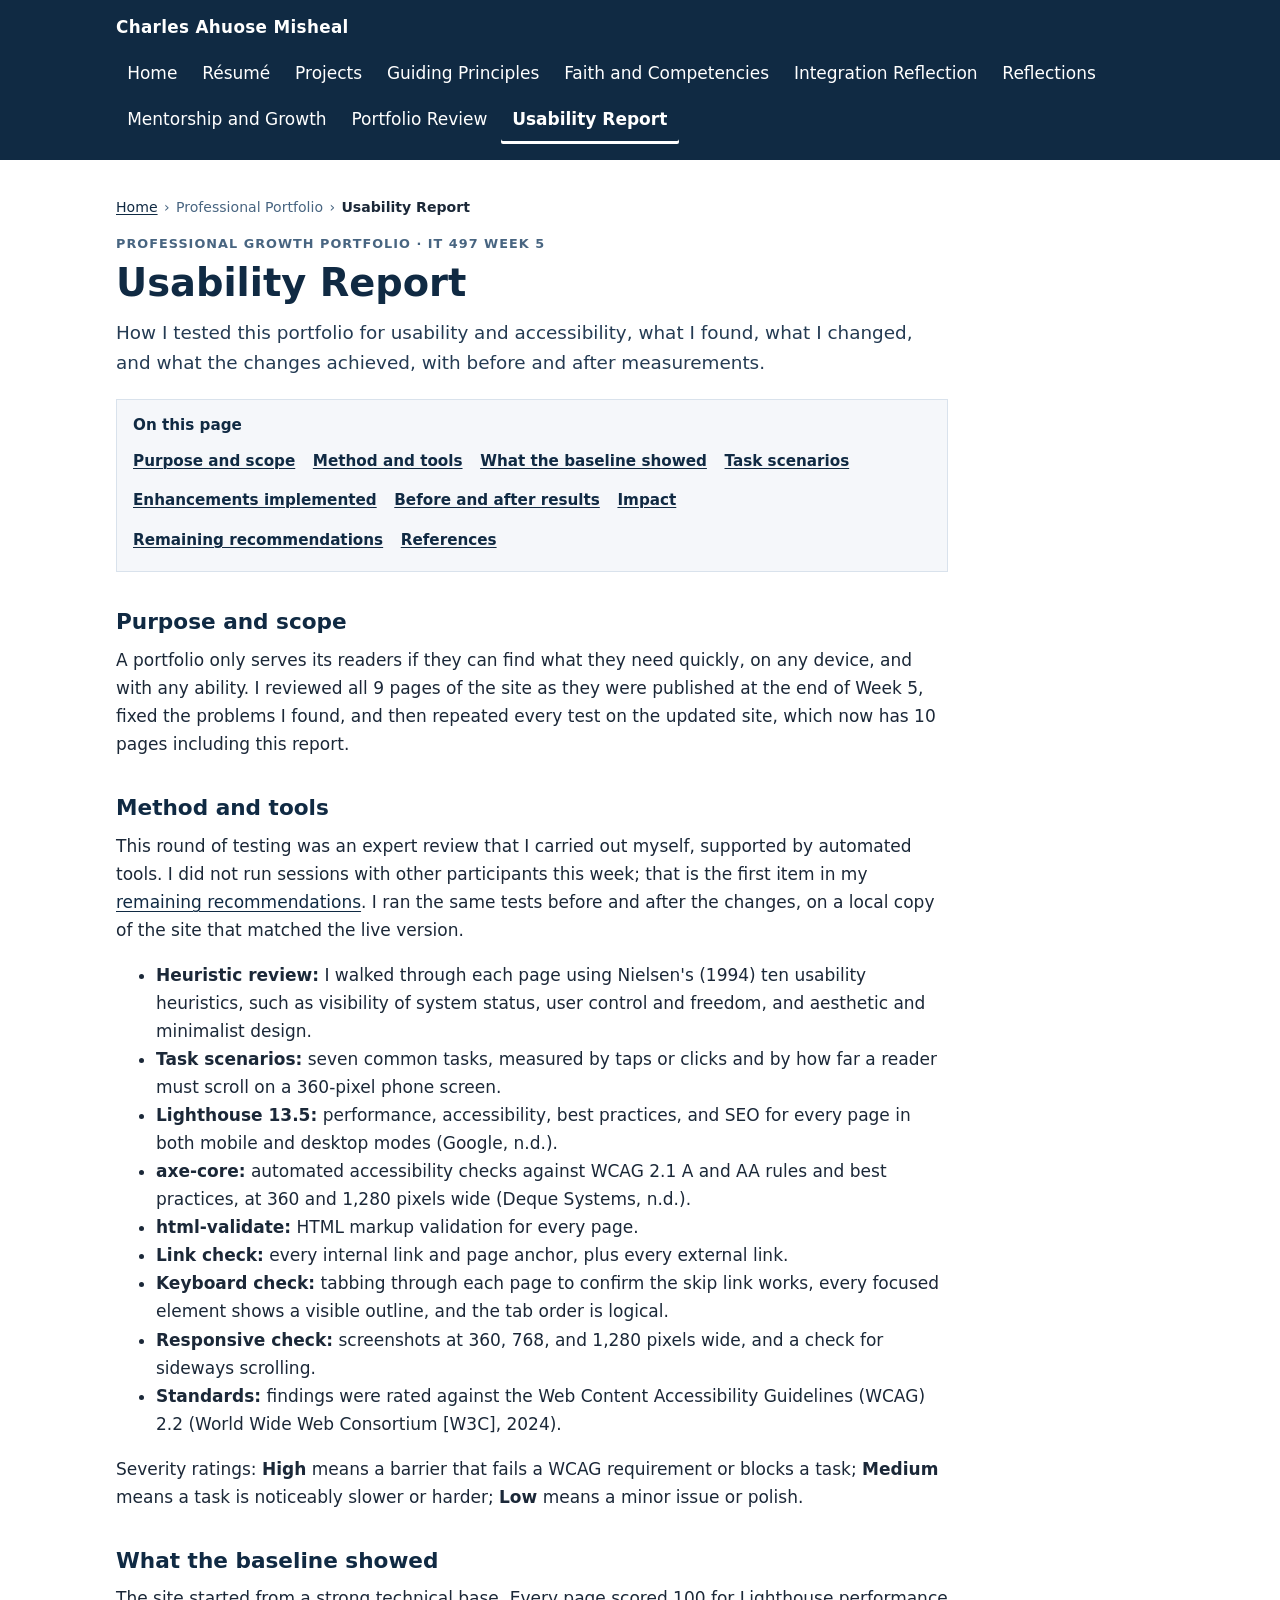
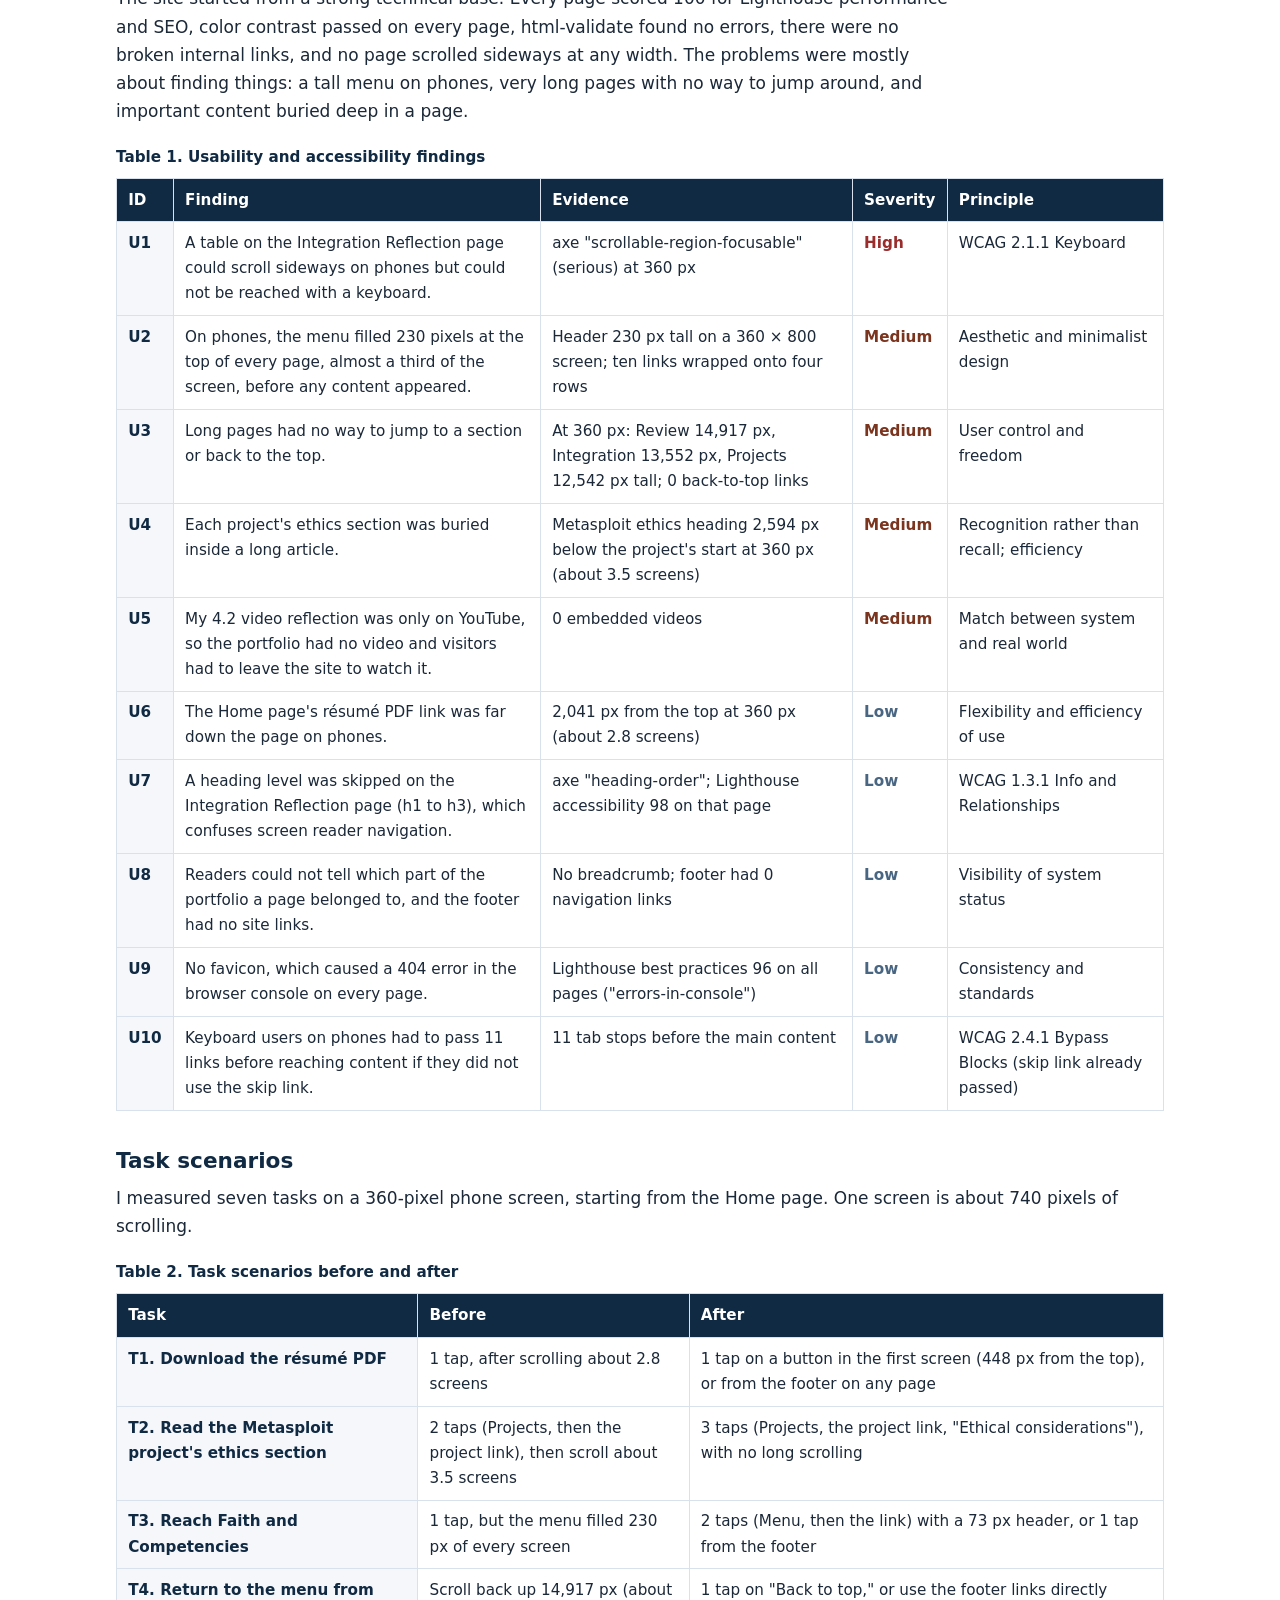
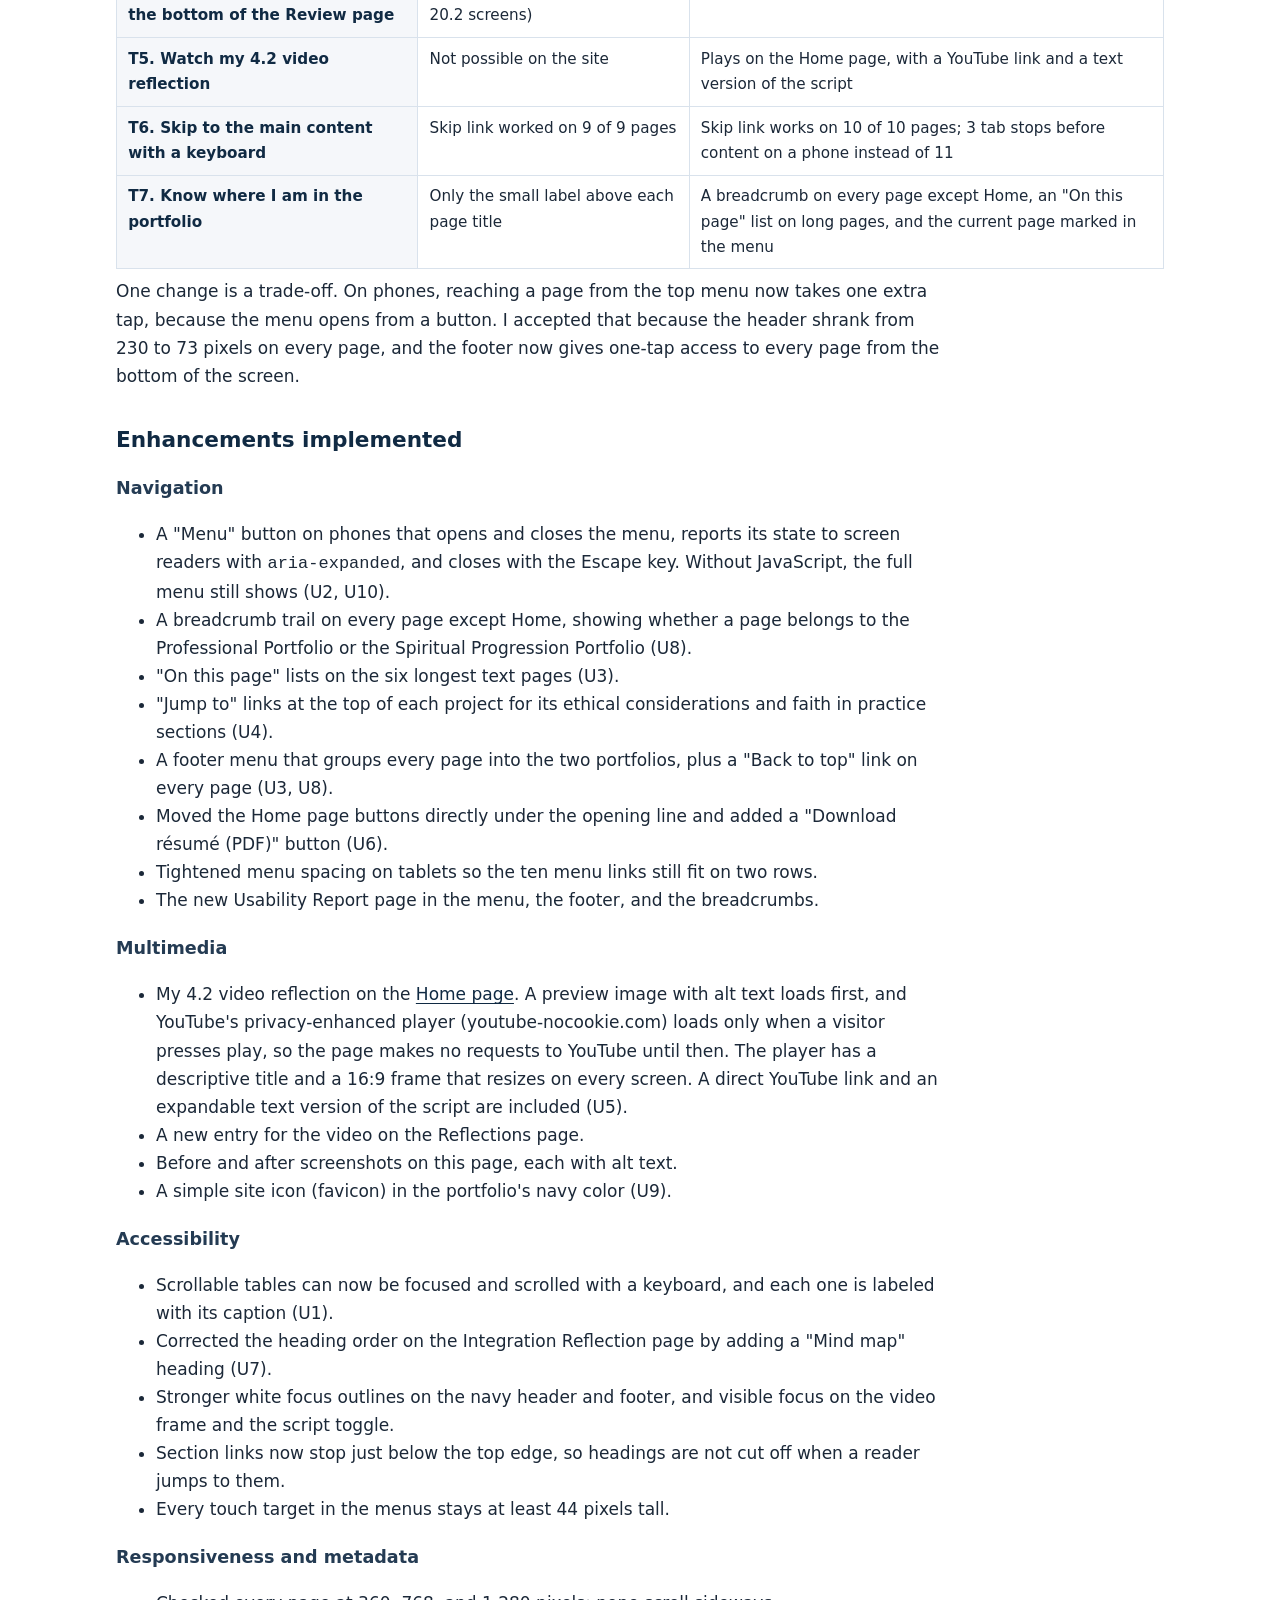
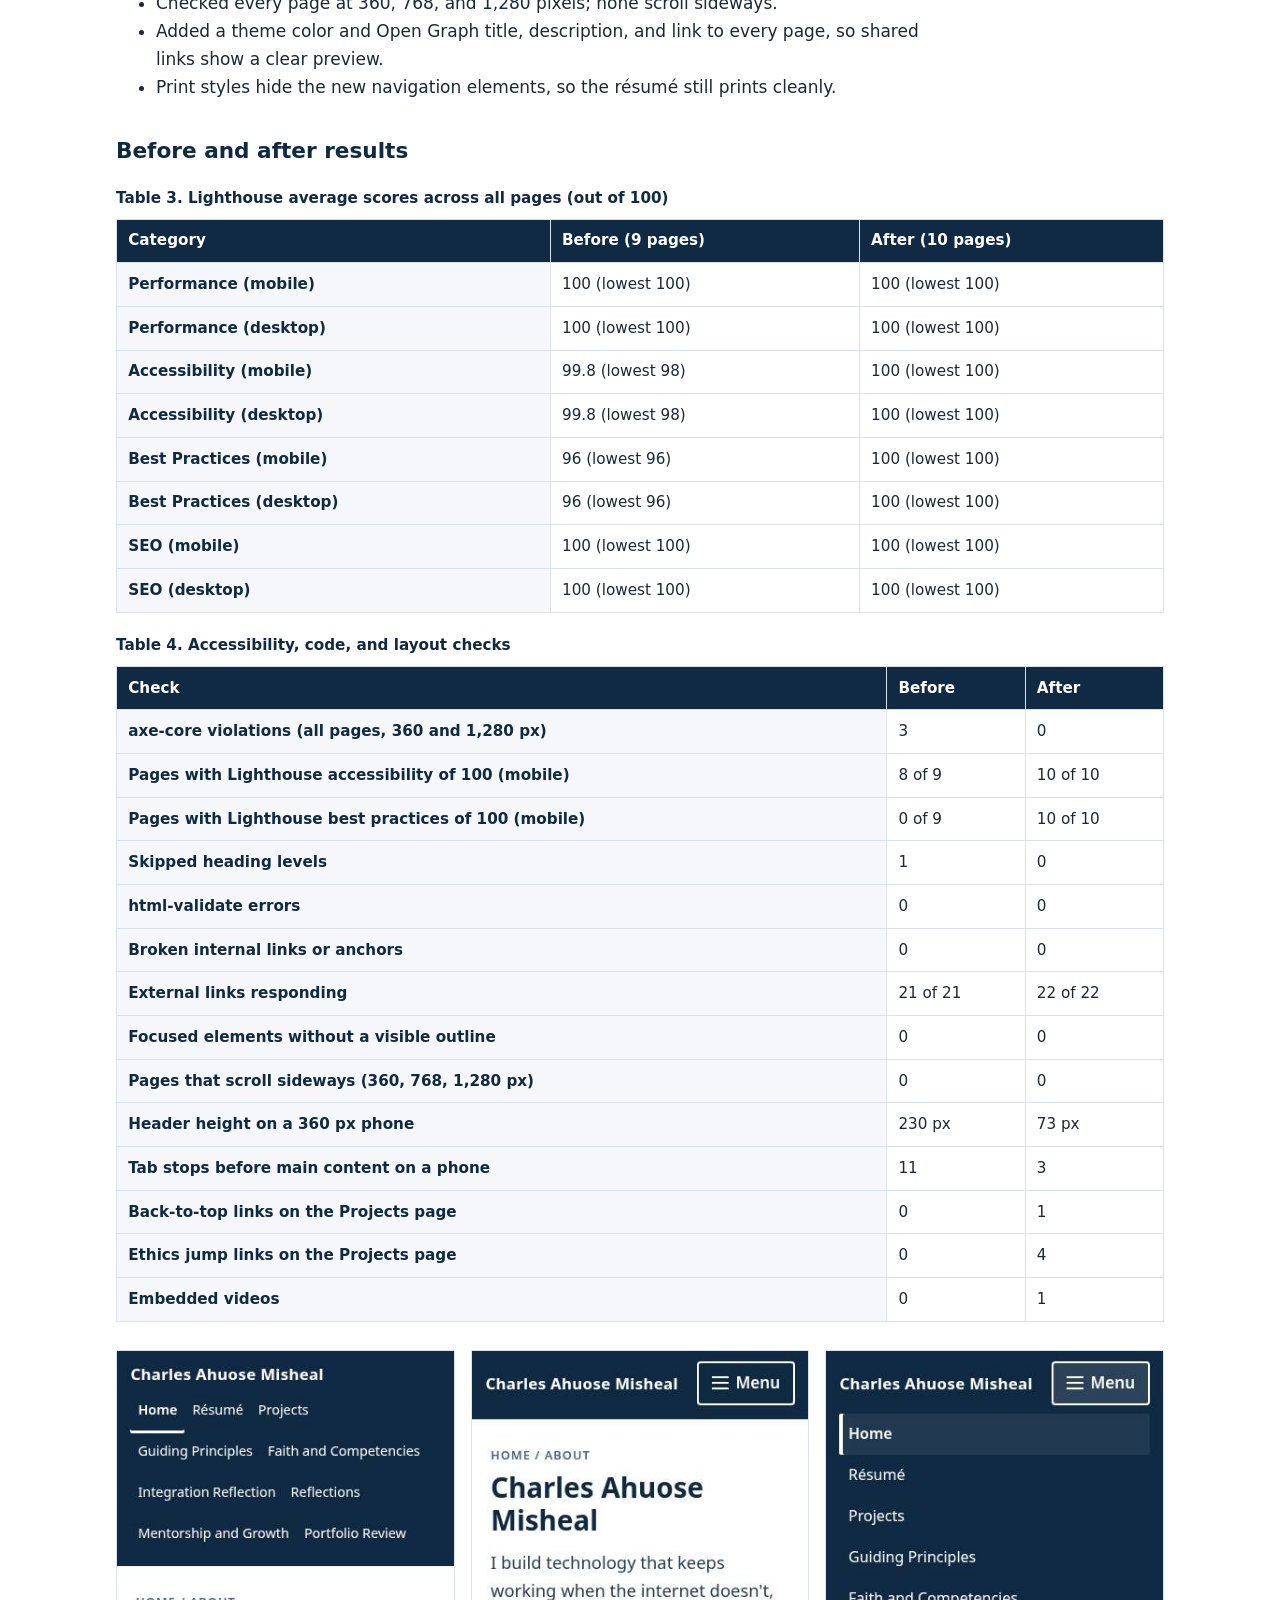
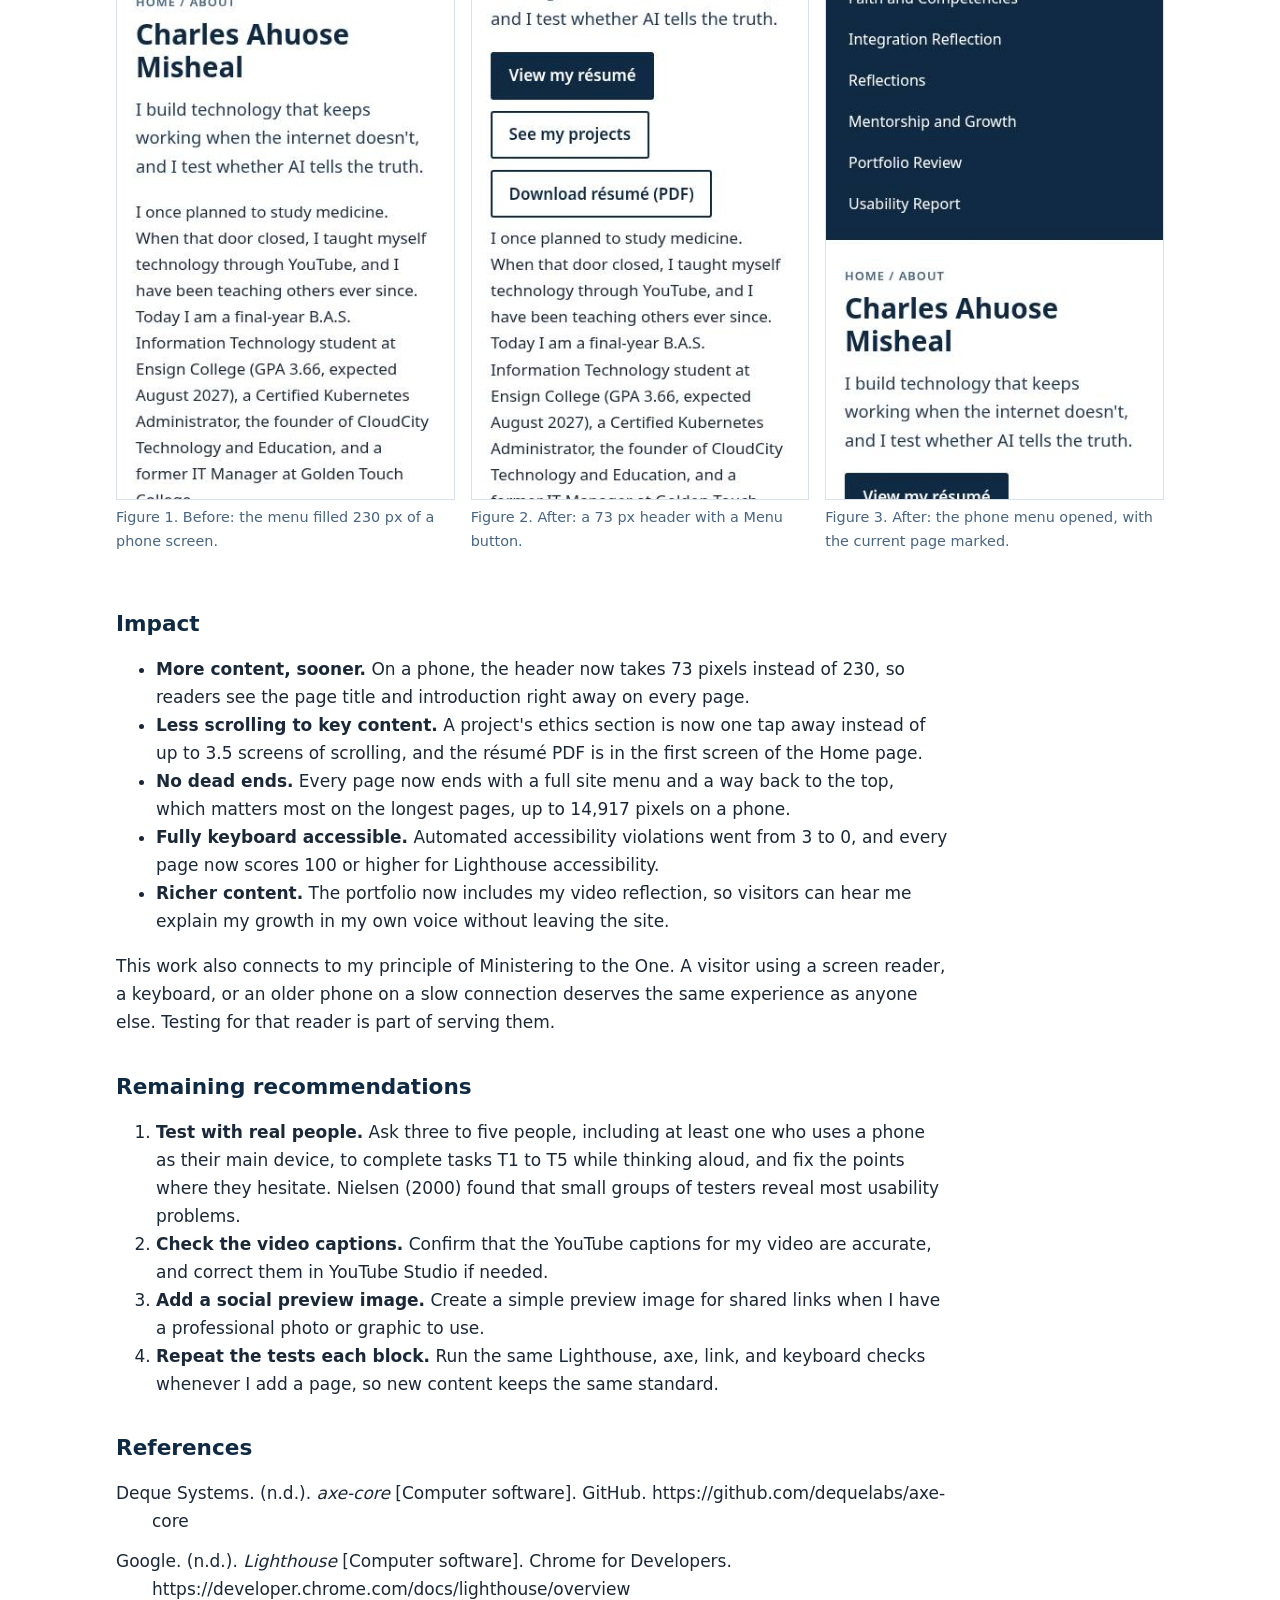
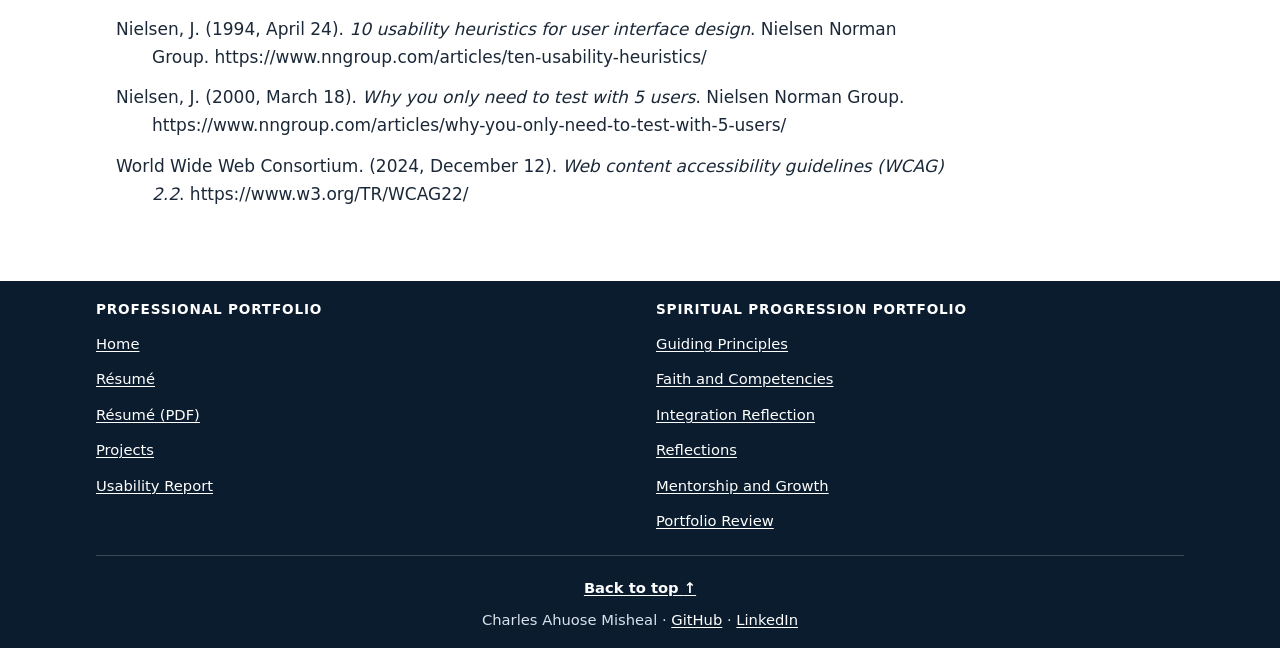
<file: usability.html>
<!DOCTYPE html>
<html lang="en">
<head>
  <meta charset="utf-8">
  <meta name="viewport" content="width=device-width, initial-scale=1">
  <title>Usability Report | Charles Ahuose Misheal</title>
  <meta name="description" content="Usability and accessibility testing of the portfolio of Charles Ahuose Misheal, with findings, design enhancements, and before and after results. IT 497 Week 5.">
  <link rel="stylesheet" href="style.css">
  <link rel="icon" href="favicon.svg" type="image/svg+xml">
  <meta name="theme-color" content="#102a43">
  <meta property="og:type" content="website">
  <meta property="og:title" content="Usability Report | Charles Ahuose Misheal">
  <meta property="og:description" content="Usability and accessibility testing of the portfolio of Charles Ahuose Misheal, with findings, design enhancements, and before and after results. IT 497 Week 5.">
  <meta property="og:url" content="https://charlesmisheal.github.io/usability.html">
  <script>document.documentElement.classList.add('js');</script>
  <script src="site.js" defer></script>
</head>
<body id="top">
  <a class="skip-link" href="#main">Skip to main content</a>
  <header class="site-header">
    <div class="header-inner">
      <a class="site-logo" href="index.html">Charles Ahuose Misheal</a>
      <button class="nav-toggle" type="button" aria-expanded="false" aria-controls="primary-menu"><span class="nav-toggle-icon" aria-hidden="true"></span>Menu</button>
      <nav class="site-nav" aria-label="Primary">
        <ul id="primary-menu">
          <li><a href="index.html">Home</a></li>
          <li><a href="resume.html">Résumé</a></li>
          <li><a href="projects.html">Projects</a></li>
          <li><a href="principles.html">Guiding Principles</a></li>
          <li><a href="alignment.html">Faith and Competencies</a></li>
          <li><a href="integration.html">Integration Reflection</a></li>
          <li><a href="reflections.html">Reflections</a></li>
          <li><a href="growth.html">Mentorship and Growth</a></li>
          <li><a href="review.html">Portfolio Review</a></li>
          <li><a href="usability.html" aria-current="page">Usability Report</a></li>
        </ul>
      </nav>
    </div>
  </header>
  <main id="main" class="wide">
    <nav class="breadcrumb" aria-label="Breadcrumb">
      <ol><li><a href="index.html">Home</a></li><li>Professional Portfolio</li><li><span aria-current="page">Usability Report</span></li></ol>
    </nav>
    <p class="page-kicker">Professional Growth Portfolio · IT 497 Week 5</p>
    <h1>Usability Report</h1>
    <div class="prose">
      <p class="lede">How I tested this portfolio for usability and accessibility, what I found, what I changed, and what the changes achieved, with before and after measurements.</p>
    <nav class="page-toc" aria-label="On this page">
      <p class="toc-title">On this page</p>
      <ul>
        <li><a href="#purpose">Purpose and scope</a></li>
        <li><a href="#method">Method and tools</a></li>
        <li><a href="#baseline">What the baseline showed</a></li>
        <li><a href="#scenarios">Task scenarios</a></li>
        <li><a href="#changes">Enhancements implemented</a></li>
        <li><a href="#results">Before and after results</a></li>
        <li><a href="#impact">Impact</a></li>
        <li><a href="#next">Remaining recommendations</a></li>
        <li><a href="#refs">References</a></li>
      </ul>
    </nav>
    </div>
    <div class="prose">
      <section aria-labelledby="purpose">
        <h2 id="purpose">Purpose and scope</h2>
        <p>A portfolio only serves its readers if they can find what they need quickly, on any device, and with any ability. I reviewed all 9 pages of the site as they were published at the end of Week 5, fixed the problems I found, and then repeated every test on the updated site, which now has 10 pages including this report.</p>
      </section>

      <section aria-labelledby="method">
        <h2 id="method">Method and tools</h2>
        <p>This round of testing was an expert review that I carried out myself, supported by automated tools. I did not run sessions with other participants this week; that is the first item in my <a href="#next">remaining recommendations</a>. I ran the same tests before and after the changes, on a local copy of the site that matched the live version.</p>
        <ul>
          <li><strong>Heuristic review:</strong> I walked through each page using Nielsen's (1994) ten usability heuristics, such as visibility of system status, user control and freedom, and aesthetic and minimalist design.</li>
          <li><strong>Task scenarios:</strong> seven common tasks, measured by taps or clicks and by how far a reader must scroll on a 360-pixel phone screen.</li>
          <li><strong>Lighthouse 13.5:</strong> performance, accessibility, best practices, and SEO for every page in both mobile and desktop modes (Google, n.d.).</li>
          <li><strong>axe-core:</strong> automated accessibility checks against WCAG 2.1 A and AA rules and best practices, at 360 and 1,280 pixels wide (Deque Systems, n.d.).</li>
          <li><strong>html-validate:</strong> HTML markup validation for every page.</li>
          <li><strong>Link check:</strong> every internal link and page anchor, plus every external link.</li>
          <li><strong>Keyboard check:</strong> tabbing through each page to confirm the skip link works, every focused element shows a visible outline, and the tab order is logical.</li>
          <li><strong>Responsive check:</strong> screenshots at 360, 768, and 1,280 pixels wide, and a check for sideways scrolling.</li>
          <li><strong>Standards:</strong> findings were rated against the Web Content Accessibility Guidelines (WCAG) 2.2 (World Wide Web Consortium [W3C], 2024).</li>
        </ul>
        <p>Severity ratings: <strong>High</strong> means a barrier that fails a WCAG requirement or blocks a task; <strong>Medium</strong> means a task is noticeably slower or harder; <strong>Low</strong> means a minor issue or polish.</p>
      </section>
    </div>

    <section aria-labelledby="baseline">
      <h2 id="baseline">What the baseline showed</h2>
      <div class="prose">
        <p>The site started from a strong technical base. Every page scored 100 for Lighthouse performance and SEO, color contrast passed on every page, html-validate found no errors, there were no broken internal links, and no page scrolled sideways at any width. The problems were mostly about finding things: a tall menu on phones, very long pages with no way to jump around, and important content buried deep in a page.</p>
      </div>
      <section class="table-wrap" tabindex="0" aria-label="Table 1. Usability and accessibility findings">
        <table class="align-table">
          <caption>Table 1. Usability and accessibility findings</caption>
          <thead><tr><th scope="col">ID</th><th scope="col">Finding</th><th scope="col">Evidence</th><th scope="col">Severity</th><th scope="col">Principle</th></tr></thead>
          <tbody>
            <tr><th scope="row">U1</th><td>A table on the Integration Reflection page could scroll sideways on phones but could not be reached with a keyboard.</td><td>axe "scrollable-region-focusable" (serious) at 360 px</td><td><span class="priority-high">High</span></td><td>WCAG 2.1.1 Keyboard</td></tr>
            <tr><th scope="row">U2</th><td>On phones, the menu filled 230 pixels at the top of every page, almost a third of the screen, before any content appeared.</td><td>Header 230 px tall on a 360 × 800 screen; ten links wrapped onto four rows</td><td><span class="priority-medium">Medium</span></td><td>Aesthetic and minimalist design</td></tr>
            <tr><th scope="row">U3</th><td>Long pages had no way to jump to a section or back to the top.</td><td>At 360 px: Review 14,917 px, Integration 13,552 px, Projects 12,542 px tall; 0 back-to-top links</td><td><span class="priority-medium">Medium</span></td><td>User control and freedom</td></tr>
            <tr><th scope="row">U4</th><td>Each project's ethics section was buried inside a long article.</td><td>Metasploit ethics heading 2,594 px below the project's start at 360 px (about 3.5 screens)</td><td><span class="priority-medium">Medium</span></td><td>Recognition rather than recall; efficiency</td></tr>
            <tr><th scope="row">U5</th><td>My 4.2 video reflection was only on YouTube, so the portfolio had no video and visitors had to leave the site to watch it.</td><td>0 embedded videos</td><td><span class="priority-medium">Medium</span></td><td>Match between system and real world</td></tr>
            <tr><th scope="row">U6</th><td>The Home page's résumé PDF link was far down the page on phones.</td><td>2,041 px from the top at 360 px (about 2.8 screens)</td><td><span class="priority-low">Low</span></td><td>Flexibility and efficiency of use</td></tr>
            <tr><th scope="row">U7</th><td>A heading level was skipped on the Integration Reflection page (h1 to h3), which confuses screen reader navigation.</td><td>axe "heading-order"; Lighthouse accessibility 98 on that page</td><td><span class="priority-low">Low</span></td><td>WCAG 1.3.1 Info and Relationships</td></tr>
            <tr><th scope="row">U8</th><td>Readers could not tell which part of the portfolio a page belonged to, and the footer had no site links.</td><td>No breadcrumb; footer had 0 navigation links</td><td><span class="priority-low">Low</span></td><td>Visibility of system status</td></tr>
            <tr><th scope="row">U9</th><td>No favicon, which caused a 404 error in the browser console on every page.</td><td>Lighthouse best practices 96 on all pages ("errors-in-console")</td><td><span class="priority-low">Low</span></td><td>Consistency and standards</td></tr>
            <tr><th scope="row">U10</th><td>Keyboard users on phones had to pass 11 links before reaching content if they did not use the skip link.</td><td>11 tab stops before the main content</td><td><span class="priority-low">Low</span></td><td>WCAG 2.4.1 Bypass Blocks (skip link already passed)</td></tr>
          </tbody>
        </table>
      </section>
    </section>

    <section aria-labelledby="scenarios">
      <h2 id="scenarios">Task scenarios</h2>
      <p>I measured seven tasks on a 360-pixel phone screen, starting from the Home page. One screen is about 740 pixels of scrolling.</p>
      <section class="table-wrap" tabindex="0" aria-label="Table 2. Task scenarios before and after">
        <table class="align-table">
          <caption>Table 2. Task scenarios before and after</caption>
          <thead><tr><th scope="col">Task</th><th scope="col">Before</th><th scope="col">After</th></tr></thead>
          <tbody>
            <tr><th scope="row">T1. Download the résumé PDF</th><td>1 tap, after scrolling about 2.8 screens</td><td>1 tap on a button in the first screen (448 px from the top), or from the footer on any page</td></tr>
            <tr><th scope="row">T2. Read the Metasploit project's ethics section</th><td>2 taps (Projects, then the project link), then scroll about 3.5 screens</td><td>3 taps (Projects, the project link, "Ethical considerations"), with no long scrolling</td></tr>
            <tr><th scope="row">T3. Reach Faith and Competencies</th><td>1 tap, but the menu filled 230 px of every screen</td><td>2 taps (Menu, then the link) with a 73 px header, or 1 tap from the footer</td></tr>
            <tr><th scope="row">T4. Return to the menu from the bottom of the Review page</th><td>Scroll back up 14,917 px (about 20.2 screens)</td><td>1 tap on "Back to top," or use the footer links directly</td></tr>
            <tr><th scope="row">T5. Watch my 4.2 video reflection</th><td>Not possible on the site</td><td>Plays on the Home page, with a YouTube link and a text version of the script</td></tr>
            <tr><th scope="row">T6. Skip to the main content with a keyboard</th><td>Skip link worked on 9 of 9 pages</td><td>Skip link works on 10 of 10 pages; 3 tab stops before content on a phone instead of 11</td></tr>
            <tr><th scope="row">T7. Know where I am in the portfolio</th><td>Only the small label above each page title</td><td>A breadcrumb on every page except Home, an "On this page" list on long pages, and the current page marked in the menu</td></tr>
          </tbody>
        </table>
      </section>
      <div class="prose">
        <p>One change is a trade-off. On phones, reaching a page from the top menu now takes one extra tap, because the menu opens from a button. I accepted that because the header shrank from 230 to 73 pixels on every page, and the footer now gives one-tap access to every page from the bottom of the screen.</p>
      </div>
    </section>

    <div class="prose">
      <section aria-labelledby="changes">
        <h2 id="changes">Enhancements implemented</h2>
        <h3>Navigation</h3>
        <ul>
          <li>A "Menu" button on phones that opens and closes the menu, reports its state to screen readers with <code>aria-expanded</code>, and closes with the Escape key. Without JavaScript, the full menu still shows (U2, U10).</li>
          <li>A breadcrumb trail on every page except Home, showing whether a page belongs to the Professional Portfolio or the Spiritual Progression Portfolio (U8).</li>
          <li>"On this page" lists on the six longest text pages (U3).</li>
          <li>"Jump to" links at the top of each project for its ethical considerations and faith in practice sections (U4).</li>
          <li>A footer menu that groups every page into the two portfolios, plus a "Back to top" link on every page (U3, U8).</li>
          <li>Moved the Home page buttons directly under the opening line and added a "Download résumé (PDF)" button (U6).</li>
          <li>Tightened menu spacing on tablets so the ten menu links still fit on two rows.</li>
          <li>The new Usability Report page in the menu, the footer, and the breadcrumbs.</li>
        </ul>
        <h3>Multimedia</h3>
        <ul>
          <li>My 4.2 video reflection on the <a href="index.html#video">Home page</a>. A preview image with alt text loads first, and YouTube's privacy-enhanced player (youtube-nocookie.com) loads only when a visitor presses play, so the page makes no requests to YouTube until then. The player has a descriptive title and a 16:9 frame that resizes on every screen. A direct YouTube link and an expandable text version of the script are included (U5).</li>
          <li>A new entry for the video on the Reflections page.</li>
          <li>Before and after screenshots on this page, each with alt text.</li>
          <li>A simple site icon (favicon) in the portfolio's navy color (U9).</li>
        </ul>
        <h3>Accessibility</h3>
        <ul>
          <li>Scrollable tables can now be focused and scrolled with a keyboard, and each one is labeled with its caption (U1).</li>
          <li>Corrected the heading order on the Integration Reflection page by adding a "Mind map" heading (U7).</li>
          <li>Stronger white focus outlines on the navy header and footer, and visible focus on the video frame and the script toggle.</li>
          <li>Section links now stop just below the top edge, so headings are not cut off when a reader jumps to them.</li>
          <li>Every touch target in the menus stays at least 44 pixels tall.</li>
        </ul>
        <h3>Responsiveness and metadata</h3>
        <ul>
          <li>Checked every page at 360, 768, and 1,280 pixels; none scroll sideways.</li>
          <li>Added a theme color and Open Graph title, description, and link to every page, so shared links show a clear preview.</li>
          <li>Print styles hide the new navigation elements, so the résumé still prints cleanly.</li>
        </ul>
      </section>
    </div>

    <section aria-labelledby="results">
      <h2 id="results">Before and after results</h2>
      <section class="table-wrap" tabindex="0" aria-label="Table 3. Lighthouse average scores across all pages">
        <table class="align-table">
          <caption>Table 3. Lighthouse average scores across all pages (out of 100)</caption>
          <thead><tr><th scope="col">Category</th><th scope="col">Before (9 pages)</th><th scope="col">After (10 pages)</th></tr></thead>
          <tbody>
<tr><th scope="row">Performance (mobile)</th><td>100 (lowest 100)</td><td>100 (lowest 100)</td></tr>
<tr><th scope="row">Performance (desktop)</th><td>100 (lowest 100)</td><td>100 (lowest 100)</td></tr>
<tr><th scope="row">Accessibility (mobile)</th><td>99.8 (lowest 98)</td><td>100 (lowest 100)</td></tr>
<tr><th scope="row">Accessibility (desktop)</th><td>99.8 (lowest 98)</td><td>100 (lowest 100)</td></tr>
<tr><th scope="row">Best Practices (mobile)</th><td>96 (lowest 96)</td><td>100 (lowest 100)</td></tr>
<tr><th scope="row">Best Practices (desktop)</th><td>96 (lowest 96)</td><td>100 (lowest 100)</td></tr>
<tr><th scope="row">SEO (mobile)</th><td>100 (lowest 100)</td><td>100 (lowest 100)</td></tr>
<tr><th scope="row">SEO (desktop)</th><td>100 (lowest 100)</td><td>100 (lowest 100)</td></tr>
          </tbody>
        </table>
      </section>
      <section class="table-wrap" tabindex="0" aria-label="Table 4. Accessibility, code, and layout checks">
        <table class="align-table">
          <caption>Table 4. Accessibility, code, and layout checks</caption>
          <thead><tr><th scope="col">Check</th><th scope="col">Before</th><th scope="col">After</th></tr></thead>
          <tbody>
            <tr><th scope="row">axe-core violations (all pages, 360 and 1,280 px)</th><td>3</td><td>0</td></tr>
            <tr><th scope="row">Pages with Lighthouse accessibility of 100 (mobile)</th><td>8 of 9</td><td>10 of 10</td></tr>
            <tr><th scope="row">Pages with Lighthouse best practices of 100 (mobile)</th><td>0 of 9</td><td>10 of 10</td></tr>
            <tr><th scope="row">Skipped heading levels</th><td>1</td><td>0</td></tr>
            <tr><th scope="row">html-validate errors</th><td>0</td><td>0</td></tr>
            <tr><th scope="row">Broken internal links or anchors</th><td>0</td><td>0</td></tr>
            <tr><th scope="row">External links responding</th><td>21 of 21</td><td>22 of 22</td></tr>
            <tr><th scope="row">Focused elements without a visible outline</th><td>0</td><td>0</td></tr>
            <tr><th scope="row">Pages that scroll sideways (360, 768, 1,280 px)</th><td>0</td><td>0</td></tr>
            <tr><th scope="row">Header height on a 360 px phone</th><td>230 px</td><td>73 px</td></tr>
            <tr><th scope="row">Tab stops before main content on a phone</th><td>11</td><td>3</td></tr>
            <tr><th scope="row">Back-to-top links on the Projects page</th><td>0</td><td>1</td></tr>
            <tr><th scope="row">Ethics jump links on the Projects page</th><td>0</td><td>4</td></tr>
            <tr><th scope="row">Embedded videos</th><td>0</td><td>1</td></tr>
          </tbody>
        </table>
      </section>

      <div class="figure-pair">
        <figure class="report-figure">
          <img src="images/usability/before-home-360.jpg" width="360" height="800" loading="lazy" alt="Before: on a 360-pixel phone screen, the navy menu with ten links on four rows fills the top third of the Home page.">
          <figcaption>Figure 1. Before: the menu filled 230 px of a phone screen.</figcaption>
        </figure>
        <figure class="report-figure">
          <img src="images/usability/after-home-360.jpg" width="360" height="800" loading="lazy" alt="After: on the same phone screen, a slim header shows the site name and a Menu button, and the page title and introduction appear right away.">
          <figcaption>Figure 2. After: a 73 px header with a Menu button.</figcaption>
        </figure>
        <figure class="report-figure">
          <img src="images/usability/after-menu-open-360.jpg" width="360" height="800" loading="lazy" alt="After: the phone menu opened, listing all ten pages in one column, with the current page marked by a white bar.">
          <figcaption>Figure 3. After: the phone menu opened, with the current page marked.</figcaption>
        </figure>
      </div>
    </section>

    <div class="prose">
      <section aria-labelledby="impact">
        <h2 id="impact">Impact</h2>
        <ul>
          <li><strong>More content, sooner.</strong> On a phone, the header now takes 73 pixels instead of 230, so readers see the page title and introduction right away on every page.</li>
          <li><strong>Less scrolling to key content.</strong> A project's ethics section is now one tap away instead of up to 3.5 screens of scrolling, and the résumé PDF is in the first screen of the Home page.</li>
          <li><strong>No dead ends.</strong> Every page now ends with a full site menu and a way back to the top, which matters most on the longest pages, up to 14,917 pixels on a phone.</li>
          <li><strong>Fully keyboard accessible.</strong> Automated accessibility violations went from 3 to 0, and every page now scores 100 or higher for Lighthouse accessibility.</li>
          <li><strong>Richer content.</strong> The portfolio now includes my video reflection, so visitors can hear me explain my growth in my own voice without leaving the site.</li>
        </ul>
        <p>This work also connects to my principle of Ministering to the One. A visitor using a screen reader, a keyboard, or an older phone on a slow connection deserves the same experience as anyone else. Testing for that reader is part of serving them.</p>
      </section>

      <section aria-labelledby="next">
        <h2 id="next">Remaining recommendations</h2>
        <ol>
          <li><strong>Test with real people.</strong> Ask three to five people, including at least one who uses a phone as their main device, to complete tasks T1 to T5 while thinking aloud, and fix the points where they hesitate. Nielsen (2000) found that small groups of testers reveal most usability problems.</li>
          <li><strong>Check the video captions.</strong> Confirm that the YouTube captions for my video are accurate, and correct them in YouTube Studio if needed.</li>
          <li><strong>Add a social preview image.</strong> Create a simple preview image for shared links when I have a professional photo or graphic to use.</li>
          <li><strong>Repeat the tests each block.</strong> Run the same Lighthouse, axe, link, and keyboard checks whenever I add a page, so new content keeps the same standard.</li>
        </ol>
      </section>

      <section aria-labelledby="refs">
        <h2 id="refs">References</h2>
        <ul class="references">
          <li>Deque Systems. (n.d.). <em>axe-core</em> [Computer software]. GitHub. https://github.com/dequelabs/axe-core</li>
          <li>Google. (n.d.). <em>Lighthouse</em> [Computer software]. Chrome for Developers. https://developer.chrome.com/docs/lighthouse/overview</li>
          <li>Nielsen, J. (1994, April 24). <em>10 usability heuristics for user interface design</em>. Nielsen Norman Group. https://www.nngroup.com/articles/ten-usability-heuristics/</li>
          <li>Nielsen, J. (2000, March 18). <em>Why you only need to test with 5 users</em>. Nielsen Norman Group. https://www.nngroup.com/articles/why-you-only-need-to-test-with-5-users/</li>
          <li>World Wide Web Consortium. (2024, December 12). <em>Web content accessibility guidelines (WCAG) 2.2</em>. https://www.w3.org/TR/WCAG22/</li>
        </ul>
      </section>
    </div>
  </main>
  <footer class="site-footer">
    <nav class="footer-nav" aria-label="Footer">
      <div>
        <p class="footer-heading">Professional Portfolio</p>
        <ul>
          <li><a href="index.html">Home</a></li>
          <li><a href="resume.html">Résumé</a></li>
          <li><a href="resume.pdf">Résumé (PDF)</a></li>
          <li><a href="projects.html">Projects</a></li>
          <li><a href="usability.html">Usability Report</a></li>
        </ul>
      </div>
      <div>
        <p class="footer-heading">Spiritual Progression Portfolio</p>
        <ul>
          <li><a href="principles.html">Guiding Principles</a></li>
          <li><a href="alignment.html">Faith and Competencies</a></li>
          <li><a href="integration.html">Integration Reflection</a></li>
          <li><a href="reflections.html">Reflections</a></li>
          <li><a href="growth.html">Mentorship and Growth</a></li>
          <li><a href="review.html">Portfolio Review</a></li>
        </ul>
      </div>
    </nav>
    <p class="footer-row"><a class="back-to-top" href="#top">Back to top <span aria-hidden="true">↑</span></a></p>
    <p>Charles Ahuose Misheal · <a href="https://github.com/CharlesMisheal">GitHub</a> · <a href="https://linkedin.com/in/charlesmisheal">LinkedIn</a></p>
  </footer>
</body>
</html>
</file>
<file: style.css>
/* Charles Ahuose Misheal — portfolio styles
   Navy and white, shared across all pages. No build step required. */

:root {
  --navy: #102a43;
  --navy-deep: #0a1c2e;
  --navy-mid: #243b53;
  --ink: #1b2838;
  --muted: #486581;
  --line: #d9e2ec;
  --paper: #ffffff;
  --wash: #f5f7fa;
  --focus: #0b6e99;
  --max: 52rem;
  --header-max: 68rem;
  --space: 1.25rem;
}

*,
*::before,
*::after {
  box-sizing: border-box;
}

html {
  scroll-behavior: smooth;
}

body {
  margin: 0;
  min-height: 100vh;
  display: flex;
  flex-direction: column;
  font-family: "Segoe UI", system-ui, -apple-system, BlinkMacSystemFont, "Helvetica Neue", Arial, sans-serif;
  font-size: 1.0625rem;
  line-height: 1.65;
  color: var(--ink);
  background: var(--paper);
}

img {
  max-width: 100%;
  height: auto;
}

a {
  color: var(--navy);
  text-decoration-thickness: 1px;
  text-underline-offset: 0.15em;
}

a:hover {
  color: var(--focus);
}

a:focus-visible,
button:focus-visible,
.skip-link:focus {
  outline: 3px solid var(--focus);
  outline-offset: 3px;
}

.skip-link {
  position: absolute;
  left: 0.75rem;
  top: -4rem;
  z-index: 100;
  padding: 0.5rem 0.9rem;
  background: var(--paper);
  color: var(--navy);
  font-weight: 600;
  text-decoration: none;
}

.skip-link:focus {
  top: 0.75rem;
}

/* Header and navigation */

.site-header {
  background: var(--navy);
  color: var(--paper);
}

.header-inner {
  max-width: var(--header-max);
  margin: 0 auto;
  padding: 0.85rem 1.25rem 1rem;
  display: flex;
  flex-wrap: wrap;
  align-items: center;
  justify-content: space-between;
  gap: 0.75rem 1.5rem;
}

.site-logo {
  color: var(--paper);
  font-weight: 700;
  font-size: 1.05rem;
  letter-spacing: 0.02em;
  text-decoration: none;
}

.site-logo:hover,
.site-logo:focus-visible {
  color: var(--paper);
  text-decoration: underline;
  text-underline-offset: 0.2em;
}

.site-nav ul {
  display: flex;
  flex-wrap: wrap;
  gap: 0.15rem 0.15rem;
  list-style: none;
  margin: 0;
  padding: 0;
}

.site-nav a {
  display: inline-block;
  color: var(--paper);
  text-decoration: none;
  padding: 0.55rem 0.7rem;
  min-height: 44px;
  line-height: 1.3;
  border-radius: 2px;
}

.site-nav a:hover {
  color: var(--paper);
  background: rgba(255, 255, 255, 0.1);
}

.site-nav a[aria-current="page"] {
  box-shadow: inset 0 -3px 0 var(--paper);
  font-weight: 600;
}

/* Main layout */

main {
  flex: 1;
  width: 100%;
  max-width: var(--max);
  margin: 0 auto;
  padding: 2.25rem 1.25rem 3.5rem;
}

.page-kicker {
  margin: 0 0 0.35rem;
  font-size: 0.8rem;
  letter-spacing: 0.08em;
  text-transform: uppercase;
  color: var(--muted);
  font-weight: 600;
}

h1 {
  margin: 0 0 0.75rem;
  color: var(--navy);
  font-size: clamp(1.85rem, 4vw, 2.4rem);
  line-height: 1.2;
  font-weight: 700;
}

h2 {
  margin: 2.25rem 0 0.6rem;
  color: var(--navy);
  font-size: 1.35rem;
  line-height: 1.3;
}

h3 {
  margin: 1.25rem 0 0.4rem;
  color: var(--navy-mid);
  font-size: 1.1rem;
}

p {
  margin: 0 0 1rem;
}

.lede {
  font-size: 1.15rem;
  color: var(--navy-mid);
  margin-bottom: 1.25rem;
}

/* Mission statement */

.mission {
  margin: 1.75rem 0 1.75rem;
  padding: 1.15rem 1.25rem 1rem 1.35rem;
  border-left: 4px solid var(--navy);
  background: var(--wash);
}

.mission blockquote {
  margin: 0 0 0.35rem;
  font-size: 1.25rem;
  line-height: 1.45;
  color: var(--navy);
  font-style: italic;
  font-weight: 600;
}

.mission cite {
  font-style: normal;
  font-size: 0.95rem;
  color: var(--muted);
}

/* Lists and cards */

.links {
  display: flex;
  flex-wrap: wrap;
  gap: 0.6rem 1.25rem;
  margin: 0 0 1.75rem;
  padding: 0;
  list-style: none;
}

.links a {
  font-weight: 600;
}

.skill-list {
  margin: 0;
  padding: 0;
  list-style: none;
  display: grid;
  gap: 0.75rem;
}

.skill-list li {
  padding: 0.85rem 1rem;
  background: var(--wash);
  border: 1px solid var(--line);
}

.skill-list strong {
  display: block;
  color: var(--navy);
  margin-bottom: 0.15rem;
}

.project {
  margin: 0 0 1.5rem;
  padding: 1.15rem 1.2rem 1rem;
  border: 1px solid var(--line);
  background: var(--paper);
}

.project h2 {
  margin-top: 0;
}

.meta {
  margin: 0 0 0.75rem;
  color: var(--muted);
  font-size: 0.95rem;
}

.faith-note {
  margin: 0.9rem 0 0;
  padding-top: 0.75rem;
  border-top: 1px solid var(--line);
  font-size: 0.98rem;
}

.faith-note strong {
  color: var(--navy);
}

.coming-soon {
  background: var(--wash);
}

.materials {
  padding-left: 1.25rem;
}

.materials li {
  margin-bottom: 0.7rem;
}

.entry-list {
  list-style: none;
  margin: 0;
  padding: 0;
}

.entry-list li {
  padding: 1rem 0;
  border-top: 1px solid var(--line);
}

.entry-list a {
  font-weight: 600;
}

.goal {
  margin: 0 0 1.5rem;
  padding: 1.15rem 1.2rem 0.4rem;
  border: 1px solid var(--line);
}

.goal dl {
  margin: 0 0 1rem;
}

.goal dt {
  font-weight: 700;
  color: var(--navy);
  margin-top: 0.6rem;
}

.goal dd {
  margin: 0.15rem 0 0;
}

/* Footer */

.site-footer {
  background: var(--navy-deep);
  color: #d9e2ec;
  padding: 1.1rem 1.25rem;
  text-align: center;
  font-size: 0.92rem;
}

.site-footer p {
  margin: 0;
  max-width: var(--header-max);
  margin-inline: auto;
}

.site-footer a {
  color: var(--paper);
}

/* Home intro spacing */

.role {
  margin-bottom: 1.25rem;
}

@media (max-width: 640px) {
  .header-inner {
    flex-direction: column;
    align-items: flex-start;
  }

  .site-nav a {
    padding: 0.5rem 0.55rem;
  }

  main {
    padding-top: 1.75rem;
  }
}

@media (prefers-reduced-motion: reduce) {
  html {
    scroll-behavior: auto;
  }
}

/* Home highlights and calls to action */

.highlights {
  list-style: none;
  margin: 1.5rem 0;
  padding: 0;
  display: grid;
  grid-template-columns: repeat(auto-fit, minmax(13rem, 1fr));
  gap: 0.75rem;
}

.highlights li {
  padding: 0.85rem 1rem;
  background: var(--wash);
  border-left: 4px solid var(--navy);
  font-size: 0.98rem;
}

.highlights strong {
  display: block;
  color: var(--navy);
  font-size: 1.2rem;
}

.cta-row {
  display: flex;
  flex-wrap: wrap;
  gap: 0.75rem;
  margin: 1.25rem 0 0.5rem;
}

.button {
  display: inline-block;
  padding: 0.6rem 1.1rem;
  min-height: 44px;
  background: var(--navy);
  color: var(--paper);
  border: 2px solid var(--navy);
  border-radius: 3px;
  font: inherit;
  font-weight: 600;
  text-decoration: none;
  cursor: pointer;
}

.button:hover {
  background: var(--navy-mid);
  color: var(--paper);
}

.button-secondary {
  background: var(--paper);
  color: var(--navy);
}

.button-secondary:hover {
  background: var(--wash);
  color: var(--navy);
}

/* Project page */

.toc ul {
  list-style: none;
  margin: 0 0 1.75rem;
  padding: 0;
  display: flex;
  flex-wrap: wrap;
  gap: 0.5rem 1.25rem;
}

.toc a {
  font-weight: 600;
}

.project h3 {
  font-size: 1rem;
  text-transform: uppercase;
  letter-spacing: 0.05em;
  color: var(--muted);
  margin: 1.1rem 0 0.35rem;
}

.project ul {
  margin: 0 0 1rem;
  padding-left: 1.25rem;
}

.project {
  scroll-margin-top: 1rem;
}

/* Résumé */

.resume section {
  margin-bottom: 0.5rem;
}

.resume h2 {
  border-bottom: 2px solid var(--navy);
  padding-bottom: 0.2rem;
  margin-top: 1.75rem;
}

.resume-contact {
  margin-bottom: 1rem;
}

.r-item {
  margin-bottom: 1rem;
}

.r-item h3 {
  margin: 0.9rem 0 0.1rem;
  font-size: 1.05rem;
}

.r-item h3 a {
  color: var(--navy-mid);
}

.r-org {
  font-weight: 400;
  color: var(--muted);
}

.r-date {
  margin: 0 0 0.35rem;
  font-size: 0.93rem;
  color: var(--muted);
}

.resume ul {
  margin: 0 0 0.5rem;
  padding-left: 1.25rem;
}

.resume-skills {
  display: grid;
  grid-template-columns: 11rem 1fr;
  gap: 0.35rem 1rem;
  margin: 0;
}

.resume-skills dt {
  font-weight: 700;
  color: var(--navy);
}

.resume-skills dd {
  margin: 0;
}

@media (max-width: 640px) {
  .resume-skills {
    grid-template-columns: 1fr;
  }

  .resume-skills dd {
    margin-bottom: 0.5rem;
  }
}

/* Print: clean one-column résumé */

@media print {
  @page {
    margin: 1.4cm 1.6cm;
  }

  body {
    font-size: 10pt;
    line-height: 1.35;
    color: #000;
  }

  .site-header,
  .site-footer,
  .skip-link,
  .no-print,
  .cta-row {
    display: none !important;
  }

  main {
    max-width: none;
    padding: 0;
  }

  a {
    color: #000;
    text-decoration: none;
  }

  h1 {
    font-size: 20pt;
    margin-bottom: 0.2rem;
  }

  .resume h2 {
    font-size: 12pt;
    margin-top: 0.8rem;
    margin-bottom: 0.3rem;
  }

  .r-item {
    break-inside: avoid;
    margin-bottom: 0.4rem;
  }

  .r-item h3 {
    font-size: 10.5pt;
    margin-top: 0.4rem;
  }

  .lede {
    font-size: 11pt;
    margin-bottom: 0.4rem;
  }

  .page-kicker {
    display: none;
  }

  .resume-contact {
    margin-bottom: 0.3rem;
  }

  .resume-skills {
    grid-template-columns: 9rem 1fr;
    gap: 0.1rem 0.8rem;
  }

  .project {
    break-inside: avoid;
  }
}

/* Faith and competencies table */

.table-wrap {
  overflow-x: auto;
  margin: 1.25rem 0 0.5rem;
}

.align-table {
  width: 100%;
  border-collapse: collapse;
  font-size: 0.95rem;
}

.align-table caption {
  text-align: left;
  font-weight: 600;
  color: var(--navy);
  margin-bottom: 0.5rem;
}

.align-table th,
.align-table td {
  border: 1px solid var(--line);
  padding: 0.55rem 0.7rem;
  text-align: left;
  vertical-align: top;
}

.align-table thead th {
  background: var(--navy);
  color: var(--paper);
}

.align-table tbody th {
  background: var(--wash);
  color: var(--navy);
}

.download-link {
  font-weight: 600;
}

/* Integration reflection: mind map */

.mindmap {
  --gap: 2rem;
  margin: 1.5rem 0 2rem;
  padding: 0;
}

.mindmap-grid {
  display: grid;
  gap: 1.1rem;
  grid-template-columns: 1fr;
  grid-template-areas:
    "center"
    "principles"
    "practices"
    "warnings"
    "realign"
    "ins1"
    "ins2"
    "ins3"
    "ins4"
    "time";
  position: relative;
}

.mm-node {
  position: relative;
  padding: 0.9rem 1rem 0.75rem;
  border: 2px solid var(--navy);
  border-radius: 6px;
  background: var(--paper);
  font-size: 0.95rem;
  line-height: 1.45;
}

.mm-node h3 {
  margin: 0 0 0.45rem;
  font-size: 1rem;
  color: var(--navy);
  letter-spacing: 0.02em;
}

.mm-node ul {
  margin: 0;
  padding-left: 1.1rem;
}

.mm-node li {
  margin-bottom: 0.3rem;
}

.mm-node p {
  margin: 0 0 0.4rem;
}

.mm-center {
  grid-area: center;
  display: flex;
  flex-direction: column;
  justify-content: center;
  align-items: center;
  text-align: center;
  background: var(--navy);
  color: var(--paper);
  border-color: var(--navy);
  padding: 1.25rem 1rem;
}

.mm-center .mm-title {
  margin: 0 0 0.35rem;
  font-size: 1.35rem;
  font-weight: 700;
  line-height: 1.25;
}

.mm-center p {
  color: #d9e2ec;
  margin: 0;
}

.mm-principles { grid-area: principles; }
.mm-practices { grid-area: practices; }
.mm-warnings { grid-area: warnings; border-color: #9c4221; background: #fffaf0; }
.mm-warnings h3 { color: #7b341e; }
.mm-realign { grid-area: realign; border-color: #276749; background: #f0fff4; }
.mm-realign h3 { color: #22543d; }
.mm-ins1 { grid-area: ins1; }
.mm-ins2 { grid-area: ins2; }
.mm-ins3 { grid-area: ins3; }
.mm-ins4 { grid-area: ins4; }
.mm-time { grid-area: time; background: var(--wash); }

.mm-insight {
  border-style: dashed;
  border-color: var(--muted);
  background: var(--wash);
  font-size: 0.9rem;
}

.mm-insight h3 {
  font-size: 0.85rem;
  text-transform: uppercase;
  letter-spacing: 0.06em;
  color: var(--muted);
}

.mm-principles ol {
  margin: 0;
  padding-left: 1.25rem;
  font-weight: 600;
  color: var(--navy);
}

.mm-cadence {
  display: grid;
  grid-template-columns: 1fr;
  gap: 0.5rem;
  margin: 0.5rem 0 0;
  padding: 0;
  list-style: none;
}

.mm-cadence li {
  margin: 0;
  padding: 0.5rem 0.7rem;
  background: var(--paper);
  border-left: 4px solid var(--navy);
}

.mm-cadence strong {
  display: block;
  color: var(--navy);
}

/* Mobile: a vertical spine links every branch to the center */
.mm-principles::before,
.mm-practices::before,
.mm-warnings::before,
.mm-realign::before {
  content: "";
  position: absolute;
  left: 1.5rem;
  top: -1.2rem;
  width: 3px;
  height: 1.1rem;
  background: var(--navy);
}

.mindmap figcaption {
  margin-top: 0.75rem;
  font-size: 0.92rem;
  color: var(--muted);
}

@media (min-width: 760px) {
  .mindmap-grid {
    gap: var(--gap);
    grid-template-columns: 1fr 1.05fr 1fr;
    grid-template-areas:
      "ins1 principles ins2"
      "practices center warnings"
      "ins3 realign ins4"
      "time time time";
  }

  .mm-principles::before,
  .mm-practices::before,
  .mm-warnings::before,
  .mm-realign::before {
    display: none;
  }

  .mm-principles::after,
  .mm-realign::after,
  .mm-practices::after,
  .mm-warnings::after {
    content: "";
    position: absolute;
    background: var(--navy);
  }

  .mm-principles::after {
    left: calc(50% - 1.5px);
    bottom: calc(-1 * var(--gap) - 2px);
    width: 3px;
    height: var(--gap);
  }

  .mm-realign::after {
    left: calc(50% - 1.5px);
    top: calc(-1 * var(--gap) - 2px);
    width: 3px;
    height: var(--gap);
  }

  .mm-practices::after {
    top: calc(50% - 1.5px);
    right: calc(-1 * var(--gap) - 2px);
    height: 3px;
    width: var(--gap);
  }

  .mm-warnings::after {
    top: calc(50% - 1.5px);
    left: calc(-1 * var(--gap) - 2px);
    height: 3px;
    width: var(--gap);
  }

  .mm-insight {
    align-self: center;
  }

  .mm-cadence {
    grid-template-columns: repeat(4, 1fr);
  }
}

/* Wider layout for the mind map and review tables */
main.wide {
  max-width: 68rem;
}

main.wide .prose {
  max-width: 52rem;
}

/* Review tables and status labels */

.status {
  display: inline-block;
  padding: 0.1rem 0.5rem;
  border-radius: 999px;
  font-size: 0.8rem;
  font-weight: 700;
  white-space: nowrap;
}

.status-done { background: #c6f6d5; color: #22543d; }
.status-planned { background: #feebc8; color: #7b341e; }
.status-ongoing { background: #bee3f8; color: #2a4365; }

.priority-high { font-weight: 700; color: #9b2c2c; }
.priority-medium { font-weight: 700; color: #7b341e; }
.priority-low { font-weight: 700; color: var(--muted); }

.finding-list > li {
  margin-bottom: 0.9rem;
}

.finding-id {
  font-weight: 700;
  color: var(--navy);
}

.references {
  padding-left: 0;
  list-style: none;
}

.references li {
  padding-left: 2.25rem;
  text-indent: -2.25rem;
  margin-bottom: 0.75rem;
  overflow-wrap: anywhere;
}

.callout {
  margin: 1.25rem 0;
  padding: 0.9rem 1.1rem;
  border-left: 4px solid var(--navy);
  background: var(--wash);
}

.callout p:last-child {
  margin-bottom: 0;
}

.page-links {
  margin: 1.5rem 0 0;
  padding-top: 1rem;
  border-top: 1px solid var(--line);
}

@media print {
  main.wide { max-width: none; }

  .mindmap-grid {
    gap: 1.2rem;
    grid-template-columns: 1fr 1.05fr 1fr;
    grid-template-areas:
      "ins1 principles ins2"
      "practices center warnings"
      "ins3 realign ins4"
      "time time time";
  }

  .mm-node { font-size: 8.5pt; padding: 0.45rem 0.55rem; break-inside: avoid; }
  .mm-node h3 { font-size: 9pt; }
  .mm-center .mm-title { font-size: 13pt; }
  .mm-center { background: var(--navy) !important; color: #fff !important; -webkit-print-color-adjust: exact; print-color-adjust: exact; }
  .mm-principles::before, .mm-practices::before, .mm-warnings::before, .mm-realign::before { display: none; }
  .mm-cadence { grid-template-columns: repeat(4, 1fr); }
  .mindmap { break-inside: avoid; }
  .align-table { font-size: 8.5pt; }
  .align-table tr { break-inside: avoid; }
  h2 { break-after: avoid; }
}

/* Compact menu on phones */
@media (max-width: 640px) {
  .header-inner {
    padding: 0.7rem 0.9rem 0.6rem;
    gap: 0.35rem;
  }

  .site-nav ul {
    gap: 0;
  }

  .site-nav a {
    font-size: 0.9rem;
    padding: 0.6rem 0.5rem;
    min-height: 44px;
  }
}

/* Compact menu on phones */
@media (max-width: 640px) {
  .header-inner {
    padding: 0.7rem 0.9rem 0.6rem;
    gap: 0.35rem;
  }

  .site-nav ul {
    gap: 0;
  }

  .site-nav a {
    font-size: 0.9rem;
    padding: 0.6rem 0.5rem;
    min-height: 44px;
  }
}

/* Navigation and usability enhancements */

[id] {
  scroll-margin-top: 1rem;
}

.nav-toggle {
  display: none;
  align-items: center;
  gap: 0.5rem;
  min-height: 44px;
  padding: 0.45rem 0.85rem;
  border: 2px solid var(--paper);
  border-radius: 4px;
  background: transparent;
  color: var(--paper);
  font: inherit;
  font-weight: 600;
  cursor: pointer;
}

.nav-toggle:hover {
  background: rgba(255, 255, 255, 0.12);
}

.nav-toggle:focus-visible,
.site-nav a:focus-visible,
.site-footer a:focus-visible {
  outline: 3px solid #ffffff;
  outline-offset: 2px;
}

.nav-toggle-icon,
.nav-toggle-icon::before,
.nav-toggle-icon::after {
  display: block;
  width: 18px;
  height: 2px;
  background: currentColor;
  position: relative;
}

.nav-toggle-icon::before,
.nav-toggle-icon::after {
  content: "";
  position: absolute;
  left: 0;
}

.nav-toggle-icon::before { top: -6px; }
.nav-toggle-icon::after { top: 6px; }

@media (max-width: 640px) {
  .js .header-inner {
    flex-direction: row;
    align-items: center;
    justify-content: space-between;
  }

  .js .nav-toggle {
    display: inline-flex;
  }

  .js .site-nav {
    flex-basis: 100%;
  }

  .js .site-nav ul {
    display: none;
  }

  .js .site-nav.is-open ul {
    display: flex;
    flex-direction: column;
    padding: 0.25rem 0 0.4rem;
  }

  .js .site-nav.is-open a {
    display: block;
    font-size: 1rem;
    padding: 0.65rem 0.6rem;
  }

  .js .site-nav a[aria-current="page"] {
    box-shadow: inset 4px 0 0 var(--paper);
    background: rgba(255, 255, 255, 0.08);
  }
}

.breadcrumb ol {
  display: flex;
  flex-wrap: wrap;
  gap: 0.25rem;
  list-style: none;
  margin: 0 0 0.9rem;
  padding: 0;
  font-size: 0.88rem;
  color: var(--muted);
}

.breadcrumb li + li::before {
  content: "›";
  margin: 0 0.4rem 0 0.15rem;
  color: var(--muted);
}

.breadcrumb a {
  color: var(--navy);
}

.breadcrumb [aria-current="page"] {
  color: var(--ink);
  font-weight: 600;
}

.page-toc {
  margin: 0 0 1.75rem;
  padding: 0.8rem 1rem;
  background: var(--wash);
  border: 1px solid var(--line);
}

.page-toc .toc-title {
  margin: 0 0 0.35rem;
  font-weight: 700;
  color: var(--navy);
  font-size: 0.95rem;
}

.page-toc ul {
  margin: 0;
  padding: 0;
  list-style: none;
  display: flex;
  flex-wrap: wrap;
  gap: 0.2rem 1.1rem;
}

.page-toc a {
  display: inline-block;
  padding: 0.35rem 0;
  font-weight: 600;
  font-size: 0.95rem;
}

.jump-links {
  margin: -0.25rem 0 0.75rem;
  font-size: 0.93rem;
}

.jump-links a {
  display: inline-block;
  padding: 0.3rem 0;
  font-weight: 600;
}

.table-wrap:focus-visible {
  outline: 3px solid var(--focus);
  outline-offset: 2px;
}

/* Video */

.video-frame {
  position: relative;
  width: 100%;
  aspect-ratio: 16 / 9;
  background: var(--navy-deep);
  border: 1px solid var(--line);
  margin: 0.5rem 0 0.75rem;
}

.video-frame iframe {
  position: absolute;
  inset: 0;
  width: 100%;
  height: 100%;
  border: 0;
}

details.transcript {
  margin: 0.75rem 0 1.5rem;
  border: 1px solid var(--line);
  background: var(--wash);
}

details.transcript summary {
  cursor: pointer;
  padding: 0.7rem 1rem;
  min-height: 44px;
  font-weight: 600;
  color: var(--navy);
}

details.transcript summary:focus-visible {
  outline: 3px solid var(--focus);
  outline-offset: 2px;
}

details.transcript > div {
  padding: 0 1rem 0.5rem;
}

/* Footer navigation */

.footer-nav {
  display: grid;
  grid-template-columns: repeat(auto-fit, minmax(14rem, 1fr));
  gap: 1rem 2rem;
  max-width: var(--header-max);
  margin: 0 auto 1rem;
  text-align: left;
}

.footer-heading {
  margin: 0 0 0.35rem !important;
  font-weight: 700;
  color: var(--paper);
  font-size: 0.85rem;
  letter-spacing: 0.06em;
  text-transform: uppercase;
}

.footer-nav ul {
  list-style: none;
  margin: 0;
  padding: 0;
}

.footer-nav a {
  display: inline-block;
  padding: 0.35rem 0;
  min-height: 32px;
}

.site-footer .back-to-top {
  display: inline-block;
  padding: 0.5rem 0.25rem;
  font-weight: 600;
}

.site-footer .footer-row {
  border-top: 1px solid rgba(255, 255, 255, 0.2);
  padding-top: 0.75rem;
  margin-top: 0.5rem;
}

/* Usability report figures */

.report-figure {
  margin: 1.25rem 0;
}

.report-figure img {
  border: 1px solid var(--line);
  display: block;
}

.report-figure figcaption {
  font-size: 0.9rem;
  color: var(--muted);
  margin-top: 0.4rem;
}

.figure-pair {
  display: grid;
  grid-template-columns: repeat(auto-fit, minmax(14rem, 1fr));
  gap: 1rem;
}

@media print {
  .nav-toggle,
  .breadcrumb,
  .page-toc,
  .jump-links,
  .footer-nav,
  .video-frame {
    display: none !important;
  }
}

.video-frame:focus-within {
  outline: 3px solid var(--focus);
  outline-offset: 3px;
}

.video-frame iframe:focus {
  outline: 3px solid var(--focus);
}

.visually-hidden {
  position: absolute !important;
  width: 1px;
  height: 1px;
  margin: -1px;
  padding: 0;
  overflow: hidden;
  clip: rect(0 0 0 0);
  white-space: nowrap;
  border: 0;
}

.video-facade {
  position: absolute;
  inset: 0;
  display: block;
}

.video-facade img {
  width: 100%;
  height: 100%;
  object-fit: cover;
  display: block;
}

.video-play {
  position: absolute;
  left: 50%;
  top: 50%;
  width: 72px;
  height: 72px;
  margin: -36px 0 0 -36px;
  border-radius: 50%;
  background: rgba(16, 42, 67, 0.9);
  border: 3px solid #ffffff;
}

.video-play::after {
  content: "";
  position: absolute;
  left: 27px;
  top: 19px;
  border-style: solid;
  border-width: 14px 0 14px 22px;
  border-color: transparent transparent transparent #ffffff;
}

.video-facade:hover .video-play {
  background: var(--focus);
}

.video-facade:focus-visible {
  outline: 3px solid var(--focus);
  outline-offset: 3px;
}

/* Keep the full menu to two rows on tablets */
@media (min-width: 641px) and (max-width: 1100px) {
  .site-nav a {
    font-size: 0.92rem;
    padding: 0.55rem 0.5rem;
  }
}
</file>
